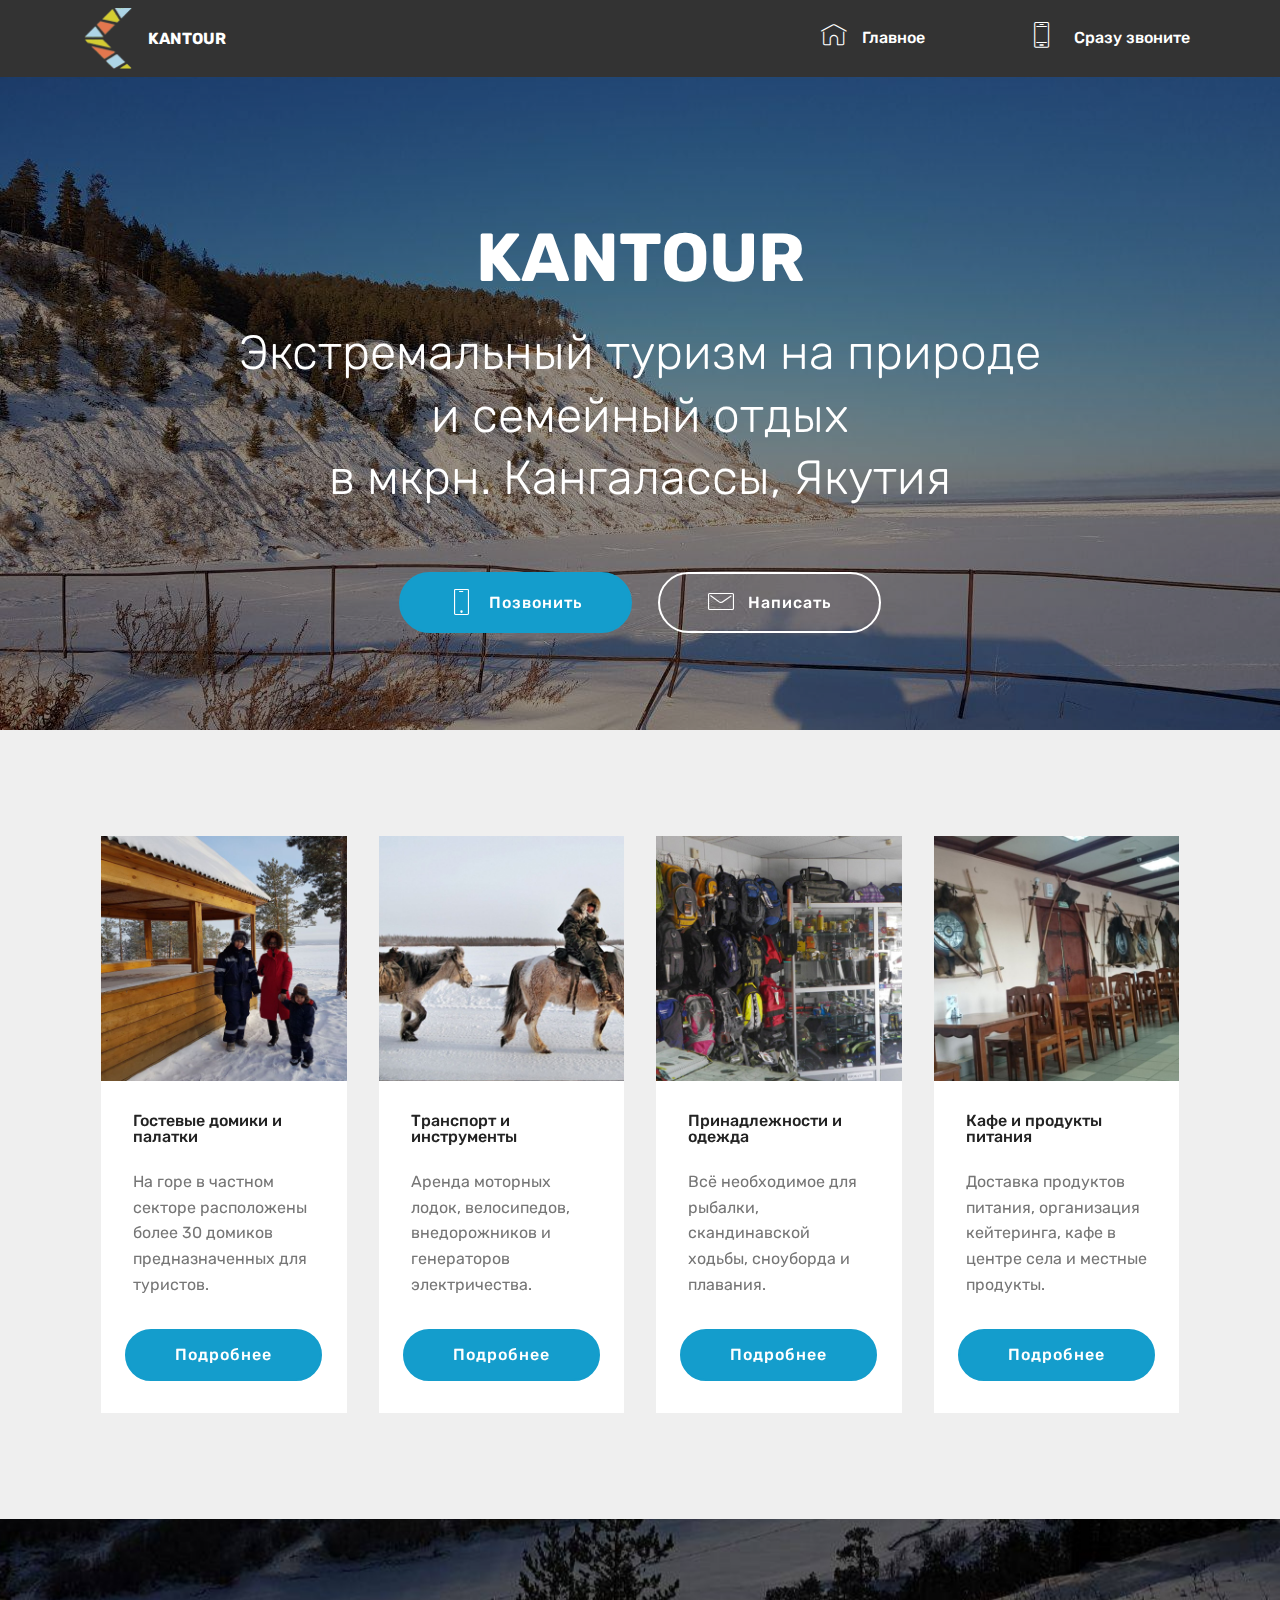
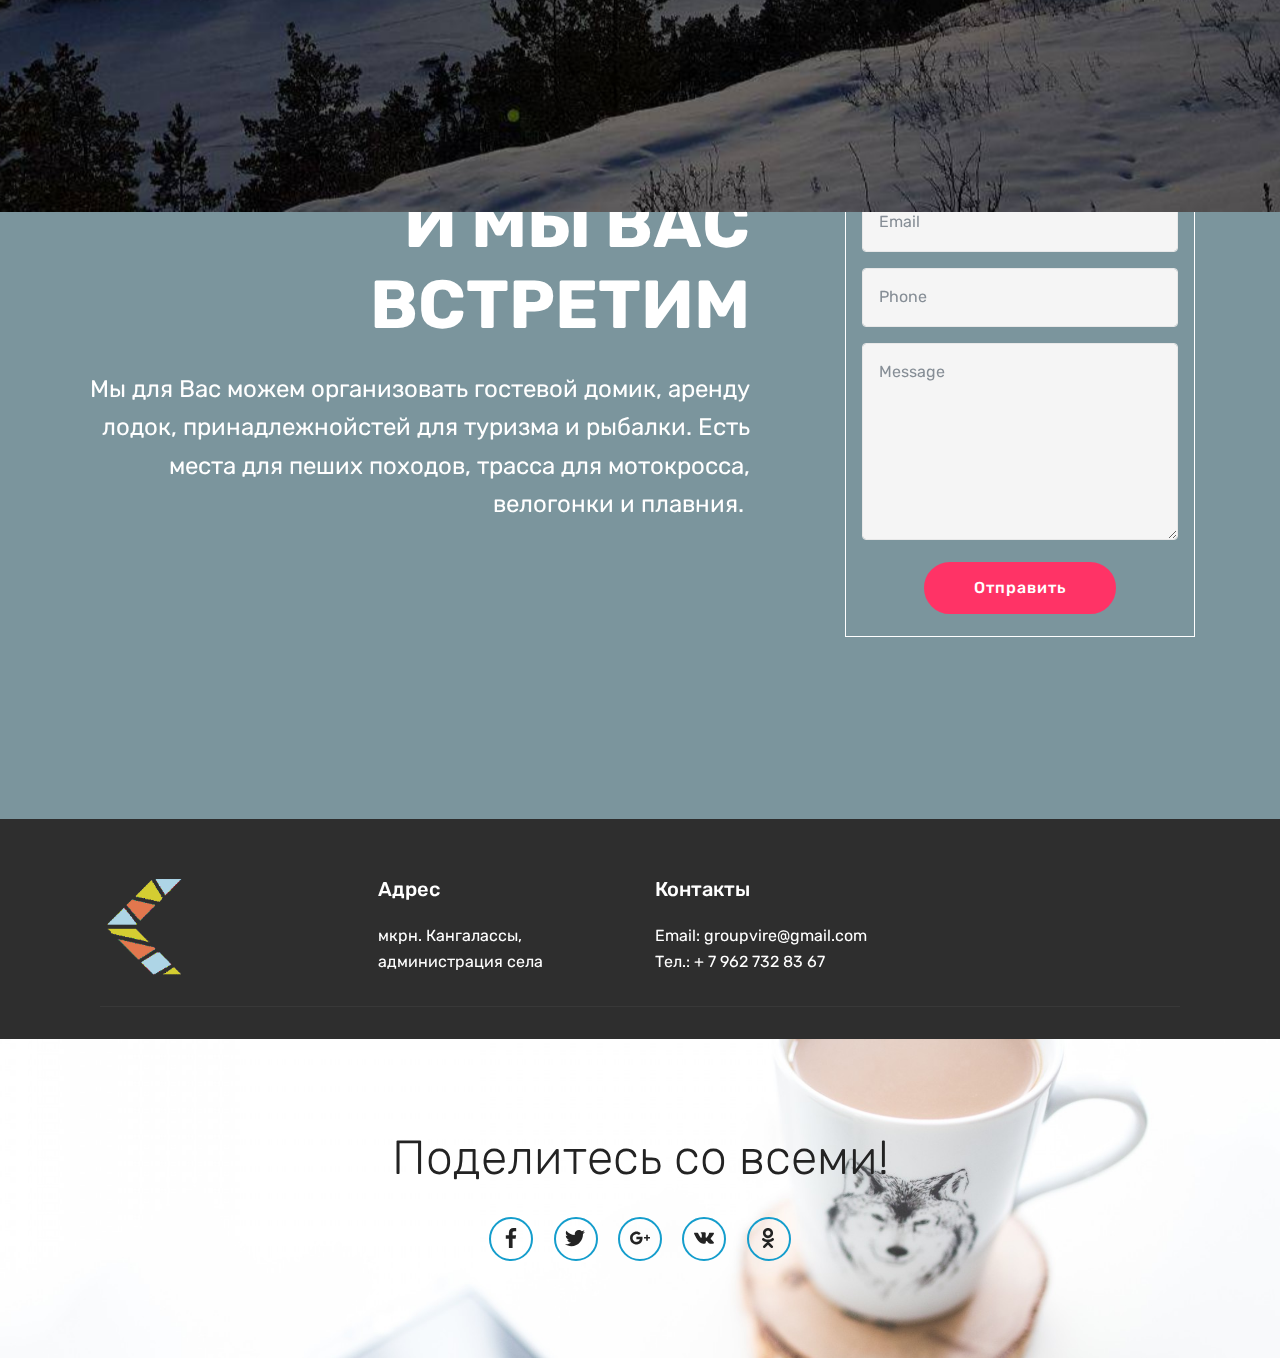
<file: index.html>
<!DOCTYPE html>
<html>
<head>
  <!-- Site made with Mobirise Website Builder v4.3.2, https://mobirise.com -->
  <meta charset="UTF-8">
  <meta http-equiv="X-UA-Compatible" content="IE=edge">
  <meta name="generator" content="Mobirise v4.3.2, mobirise.com">
  <meta name="viewport" content="width=device-width, initial-scale=1">
  <link rel="shortcut icon" href="assets/images/logo-kantour-128x141.png" type="image/x-icon">
  <meta name="description" content="">
  <title>Home</title>
  <link rel="stylesheet" href="assets/web/assets/mobirise-icons/mobirise-icons.css">
  <link rel="stylesheet" href="assets/tether/tether.min.css">
  <link rel="stylesheet" href="assets/bootstrap/css/bootstrap.min.css">
  <link rel="stylesheet" href="assets/bootstrap/css/bootstrap-grid.min.css">
  <link rel="stylesheet" href="assets/bootstrap/css/bootstrap-reboot.min.css">
  <link rel="stylesheet" href="assets/socicon/css/styles.css">
  <link rel="stylesheet" href="assets/dropdown/css/style.css">
  <link rel="stylesheet" href="assets/theme/css/style.css">
  <link rel="stylesheet" href="assets/mobirise/css/mbr-additional.css" type="text/css">
  
  
  
</head>
<body>
<section class="menu cid-qALNpewI4G" once="menu" id="menu1-b" data-rv-view="1511">

    

    <nav class="navbar navbar-expand beta-menu navbar-dropdown align-items-center navbar-fixed-top navbar-toggleable-sm">
        <button class="navbar-toggler navbar-toggler-right" type="button" data-toggle="collapse" data-target="#navbarSupportedContent" aria-controls="navbarSupportedContent" aria-expanded="false" aria-label="Toggle navigation">
            <div class="hamburger">
                <span></span>
                <span></span>
                <span></span>
                <span></span>
            </div>
        </button>
        <div class="menu-logo">
            <div class="navbar-brand">
                <span class="navbar-logo">
                    <a href="https://mobirise.com">
                         <img src="assets/images/logo-kantour-224x248.png" alt="Mobirise" title="" media-simple="true" style="height: 3.8rem;">
                    </a>
                </span>
                <span class="navbar-caption-wrap"><a class="navbar-caption text-white display-4" href="https://mobirise.com">KANTOUR</a></span>
            </div>
        </div>
        <div class="collapse navbar-collapse" id="navbarSupportedContent">
            <ul class="navbar-nav nav-dropdown nav-right" data-app-modern-menu="true"><li class="nav-item">
                    <a class="nav-link link text-white display-4" href="index.html">
                        <span class="mbri-home mbr-iconfont mbr-iconfont-btn"></span>&nbsp;Главное &nbsp; &nbsp; &nbsp; &nbsp; &nbsp; &nbsp; &nbsp; &nbsp; &nbsp; &nbsp;&nbsp;</a>
                </li>
                <li class="nav-item">
                    <a class="nav-link link text-white display-4" href="https://mobirise.com"><span class="mbri-mobile2 mbr-iconfont mbr-iconfont-btn"></span>
                        &nbsp;Сразу звоните</a>
                </li></ul>
            
        </div>
    </nav>
</section>

<section class="engine"><a href="https://mobirise.co/q">bootstrap carousel</a></section><section class="header1 cid-qAKX8FD9RC mbr-parallax-background" id="header1-1" data-rv-view="1513">

    

    <div class="mbr-overlay" style="opacity: 0.4; background-color: rgb(0, 0, 0);">
    </div>

    <div class="container">
        <div class="row justify-content-md-center">
            <div class="mbr-white col-md-10">
                <h1 class="mbr-section-title align-center mbr-bold pb-3 mbr-fonts-style display-1"><br>KANTOUR</h1>
                <h3 class="mbr-section-subtitle align-center mbr-light pb-3 mbr-fonts-style display-2">Экстремальный туризм на природе <br>и семейный отдых <br>в мкрн. Кангалассы, Якутия</h3>
                <p class="mbr-text align-center pb-3 mbr-fonts-style display-5"></p>
                <div class="mbr-section-btn align-center"><a class="btn btn-md btn-primary display-4" href="tel:+79241662079"><span class="mbri-mobile mbr-iconfont mbr-iconfont-btn"></span>
                        Позвонить</a>
                    <a class="btn btn-md btn-white-outline display-4" href="mailto:groupvire@gmail.com"><span class="mbri-letter mbr-iconfont mbr-iconfont-btn"></span>
                        Написать</a></div>
            </div>
        </div>
    </div>

</section>

<section class="features3 cid-qALSB5bXAk" id="features3-g" data-rv-view="1516">

    

    
    <div class="container">
        <div class="media-container-row">
            <div class="card p-3 col-12 col-md-6 col-lg-3">
                <div class="card-wrapper">
                    <div class="card-img">
                        <img src="assets/images/house-1024x1024.jpg" alt="Mobirise" title="" media-simple="true">
                    </div>
                    <div class="card-box">
                        <h4 class="card-title mbr-fonts-style display-7">
                            Гостевые домики и палатки</h4>
                        <p class="mbr-text mbr-fonts-style display-7">
                            На горе в частном секторе расположены более 30 домиков предназначенных для туристов.&nbsp;</p>
                    </div>
                    <div class="mbr-section-btn text-center"><a href="page1.html" class="btn btn-primary display-4">
                            Подробнее</a></div>
                </div>
            </div>

            <div class="card p-3 col-12 col-md-6 col-lg-3">
                <div class="card-wrapper">
                    <div class="card-img">
                        <img src="assets/images/loshadi-1024x1024.jpg" alt="Mobirise" title="" media-simple="true">
                    </div>
                    <div class="card-box">
                        <h4 class="card-title mbr-fonts-style display-7">Транспорт и инструменты</h4>
                        <p class="mbr-text mbr-fonts-style display-7">Аренда моторных лодок, велосипедов, внедорожников и генераторов электричества.</p>
                    </div>
                    <div class="mbr-section-btn text-center"><a href="page2.html" class="btn btn-primary display-4">
                            Подробнее</a></div>
                </div>
            </div>

            <div class="card p-3 col-12 col-md-6 col-lg-3">
                <div class="card-wrapper">
                    <div class="card-img">
                        <img src="assets/images/stick-1024x1024.jpg" alt="Mobirise" title="" media-simple="true">
                    </div>
                    <div class="card-box">
                        <h4 class="card-title mbr-fonts-style display-7">
                            Принадлежности и одежда</h4>
                        <p class="mbr-text mbr-fonts-style display-7">
                            Всё необходимое для рыбалки, скандинавской ходьбы, сноуборда и плавания.&nbsp;</p>
                    </div>
                    <div class="mbr-section-btn text-center"><a href="page3.html" class="btn btn-primary display-4">Подробнее</a></div>
                </div>
            </div>

            <div class="card p-3 col-12 col-md-6 col-lg-3">
                <div class="card-wrapper">
                    <div class="card-img">
                        <img src="assets/images/cafe-1024x1024.jpg" alt="Mobirise" title="" media-simple="true">
                    </div>
                    <div class="card-box">
                        <h4 class="card-title mbr-fonts-style display-7">Кафе и продукты питания</h4>
                        <p class="mbr-text mbr-fonts-style display-7">
                           Доставка продуктов питания, организация кейтеринга, кафе в центре села и местные продукты.&nbsp;</p>
                    </div>
                    <div class="mbr-section-btn text-center"><a href="page4.html" class="btn btn-primary display-4">
                            Подробнее</a></div>
                </div>
            </div>
        </div>
    </div>
</section>

<section class="cid-qALfIFwDZL mbr-fullscreen mbr-parallax-background" id="header15-3" data-rv-view="1519">

    

    <div class="mbr-overlay" style="opacity: 0.5; background-color: rgb(7, 59, 76);"></div>

    <div class="container align-right">
<div class="row">
    <div class="mbr-white col-lg-8 col-md-7 content-container">
        <h1 class="mbr-section-title mbr-bold pb-3 mbr-fonts-style display-1">ОСТАВЬТЕ ЗАЯВКУ И МЫ ВАС ВСТРЕТИМ</h1>
        <p class="mbr-text pb-3 mbr-fonts-style display-5">Мы для Вас можем организовать гостевой домик, аренду лодок, принадлежнойстей для туризма и рыбалки. Есть места для пеших походов, трасса для мотокросса, велогонки и плавния.&nbsp;</p>
    </div>
    <div class="col-lg-4 col-md-5">
    <div class="form-container">
        <div class="media-container-column" data-form-type="formoid">
            <div data-form-alert="" hidden="" class="align-center">Ожидайте ответа </div>
            <form class="mbr-form" action="https://mobirise.com/" method="post" data-form-title="Mobirise Form"><input type="hidden" data-form-email="true" value="jiCANy2MD5jbh2IMa6NNE/323IO8D6buesyWATG7wMIoDd/YfARv/GOR9FXgD3jwGSUSdfV/AhxPdLdrtoRFgh/QjwikftFS2U9JC3Koai7hRjmQtge5QAwNNoz1fBqc">
                <div data-for="name">
                    <div class="form-group">
                        <input type="text" class="form-control px-3" name="name" data-form-field="Name" placeholder="Name" required="" id="name-header15-3">
                    </div>
                </div>
                <div data-for="email">
                    <div class="form-group">
                        <input type="email" class="form-control px-3" name="email" data-form-field="Email" placeholder="Email" required="" id="email-header15-3">
                    </div>
                </div>
                <div data-for="phone">
                    <div class="form-group">
                        <input type="tel" class="form-control px-3" name="phone" data-form-field="Phone" placeholder="Phone" id="phone-header15-3">
                    </div>
                </div>
                <div class="form-group" data-for="message">
                    <textarea type="text" class="form-control px-3" name="message" rows="7" placeholder="Message" data-form-field="Message" id="message-header15-3"></textarea>
                </div>
                <span class="input-group-btn"><button href="" type="submit" class="btn btn-secondary btn-form display-4">Отправить</button></span>
            </form>
        </div>
    </div>
    </div>
</div>
    </div>
    
</section>

<section class="cid-qALLWF03SL" id="footer1-9" data-rv-view="1522">

    

    

    <div class="container">
        <div class="media-container-row content text-white">
            <div class="col-12 col-md-3">
                <div class="media-wrap">
                    <a href="https://mobirise.com/">
                        <img src="assets/images/logo-kantour-128x141.png" alt="Mobirise" title="" media-simple="true">
                    </a>
                </div>
            </div>
            <div class="col-12 col-md-3 mbr-fonts-style display-7">
                <h5 class="pb-3">
                    Адрес</h5>
                <p class="mbr-text">мкрн. Кангалассы, администрация села</p>
            </div>
            <div class="col-12 col-md-3 mbr-fonts-style display-7">
                <h5 class="pb-3">
                    Контакты</h5>
                <p class="mbr-text">
                    Email: groupvire@gmail.com
                    <br>Тел.: + 7 962 732 83 67&nbsp;<br></p>
            </div>
            <div class="col-12 col-md-3 mbr-fonts-style display-7">
                <h5 class="pb-3"></h5>
                <p class="mbr-text"><br><br></p>
            </div>
        </div>
        <div class="footer-lower">
            <div class="media-container-row">
                <div class="col-sm-12">
                    <hr>
                </div>
            </div>
            <div class="media-container-row mbr-white">
                <div class="col-sm-6 copyright">
                    <p class="mbr-text mbr-fonts-style display-7"></p>
                </div>
                <div class="col-md-6">
                    
                </div>
            </div>
        </div>
    </div>
</section>

<section class="cid-qALLRyO5O1" id="social-buttons1-8" data-rv-view="1525">
    
    

    

    <div class="container">
        <div class="media-container-row">
            <div class="col-md-8 align-center">
                <h2 class="pb-3 mbr-section-title mbr-fonts-style display-2">
                    Поделитесь со всеми!</h2>
                <div>
                    <div class="mbr-social-likes" data-counters="false">
                        <span class="btn btn-social facebook mx-2" title="Share link on Facebook">
                            <i class="socicon socicon-facebook"></i>
                        </span>
                        <span class="btn btn-social twitter mx-2" title="Share link on Twitter">
                            <i class="socicon socicon-twitter"></i>
                        </span>
                        <span class="btn btn-social plusone mx-2" title="Share link on Google+">
                            <i class="socicon socicon-googleplus"></i>
                        </span>
                        <span class="btn btn-social vkontakte mx-2" title="Share link on VKontakte">
                            <i class="socicon socicon-vkontakte"></i>
                        </span>
                        <span class="btn btn-social odnoklassniki mx-2" title="Share link on Odnoklassniki">
                            <i class="socicon socicon-odnoklassniki"></i>
                        </span>
                    </div>
                </div>
            </div>
        </div>
    </div>
</section>


  <script src="assets/web/assets/jquery/jquery.min.js"></script>
  <script src="assets/popper/popper.min.js"></script>
  <script src="assets/tether/tether.min.js"></script>
  <script src="assets/bootstrap/js/bootstrap.min.js"></script>
  <script src="assets/smooth-scroll/smooth-scroll.js"></script>
  <script src="assets/touch-swipe/jquery.touch-swipe.min.js"></script>
  <script src="assets/jarallax/jarallax.min.js"></script>
  <script src="assets/social-likes/social-likes.js"></script>
  <script src="assets/dropdown/js/script.min.js"></script>
  <script src="assets/theme/js/script.js"></script>
  <script src="assets/formoid/formoid.min.js"></script>
  
  
</body>
</html>
</file>
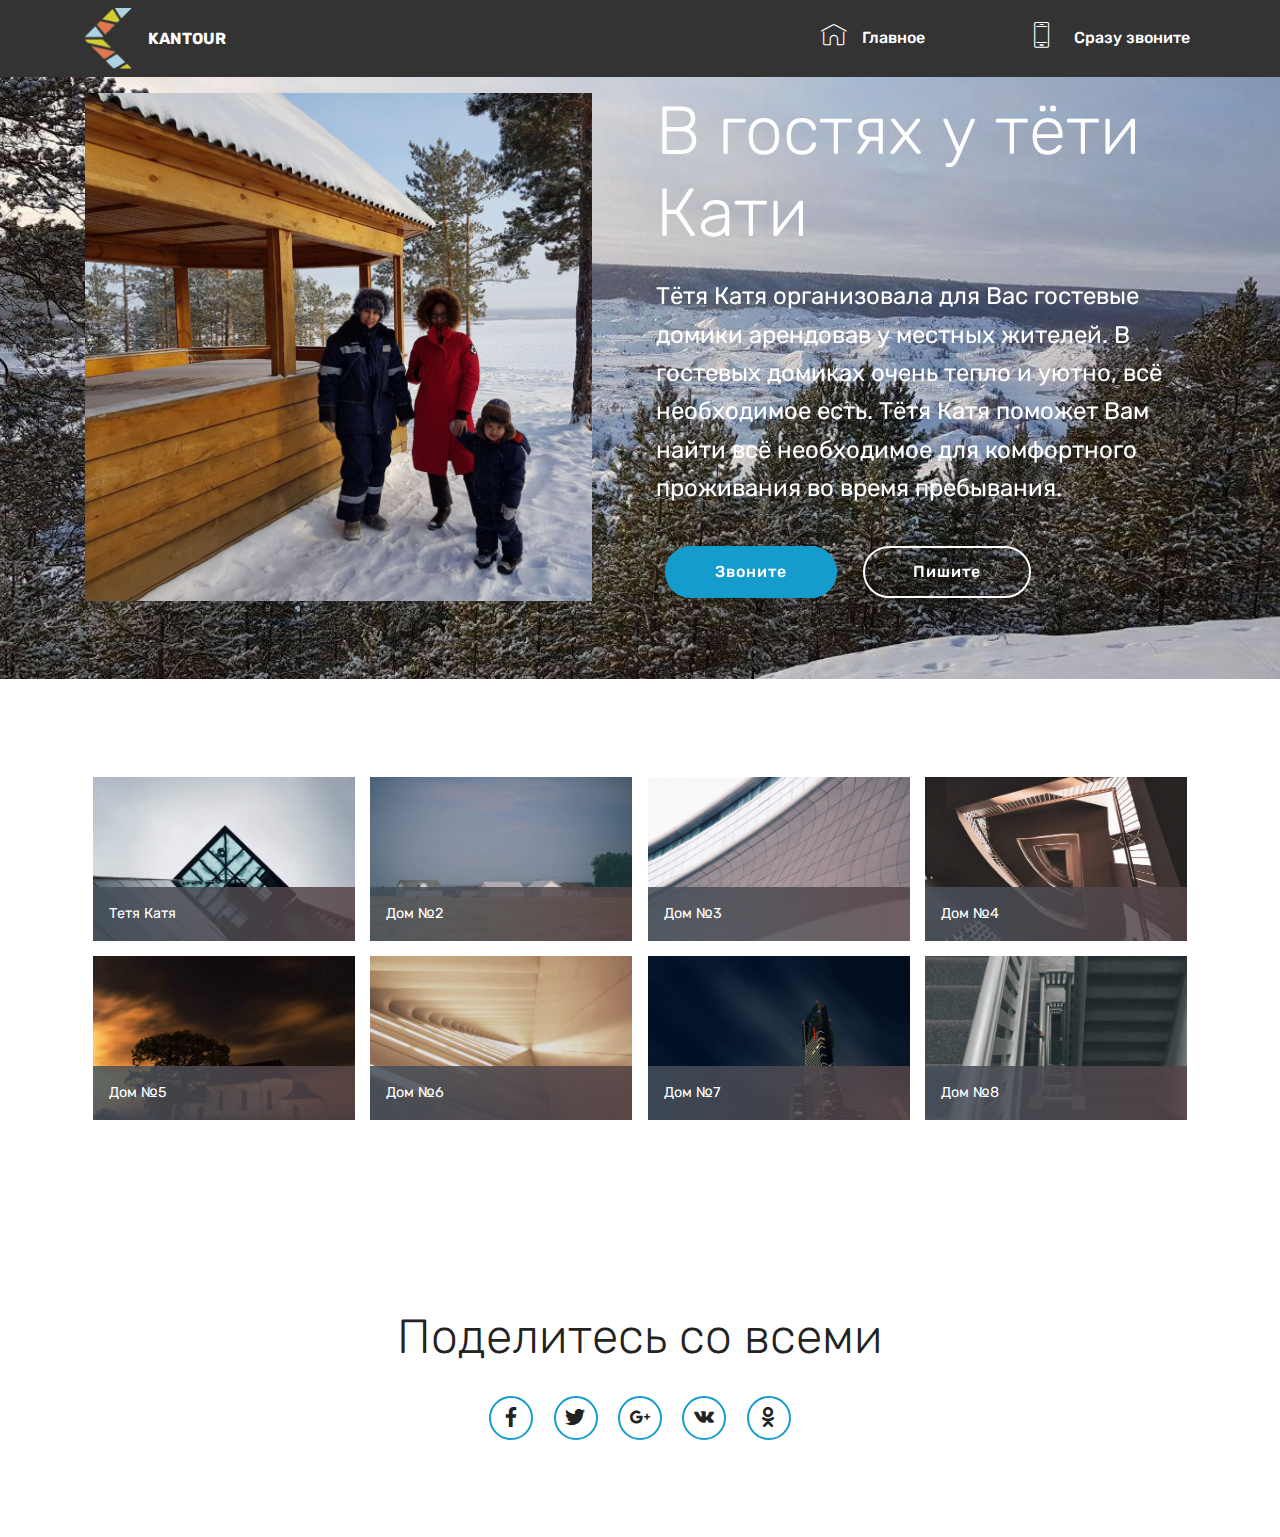
<file: page1.html>
<!DOCTYPE html>
<html>
<head>
  <!-- Site made with Mobirise Website Builder v4.3.2, https://mobirise.com -->
  <meta charset="UTF-8">
  <meta http-equiv="X-UA-Compatible" content="IE=edge">
  <meta name="generator" content="Mobirise v4.3.2, mobirise.com">
  <meta name="viewport" content="width=device-width, initial-scale=1">
  <link rel="shortcut icon" href="assets/images/logo-kantour-128x141.png" type="image/x-icon">
  <meta name="description" content="Website Creator Description">
  <title>Гостевые домики</title>
  <link rel="stylesheet" href="assets/web/assets/mobirise-icons/mobirise-icons.css">
  <link rel="stylesheet" href="assets/tether/tether.min.css">
  <link rel="stylesheet" href="assets/bootstrap/css/bootstrap.min.css">
  <link rel="stylesheet" href="assets/bootstrap/css/bootstrap-grid.min.css">
  <link rel="stylesheet" href="assets/bootstrap/css/bootstrap-reboot.min.css">
  <link rel="stylesheet" href="assets/dropdown/css/style.css">
  <link rel="stylesheet" href="assets/socicon/css/styles.css">
  <link rel="stylesheet" href="assets/theme/css/style.css">
  <link rel="stylesheet" href="assets/mobirise-gallery/style.css">
  <link rel="stylesheet" href="assets/mobirise/css/mbr-additional.css" type="text/css">
  
  
  
</head>
<body>
<section class="menu cid-qALNpewI4G" once="menu" id="menu1-c" data-rv-view="1528">

    

    <nav class="navbar navbar-expand beta-menu navbar-dropdown align-items-center navbar-fixed-top navbar-toggleable-sm">
        <button class="navbar-toggler navbar-toggler-right" type="button" data-toggle="collapse" data-target="#navbarSupportedContent" aria-controls="navbarSupportedContent" aria-expanded="false" aria-label="Toggle navigation">
            <div class="hamburger">
                <span></span>
                <span></span>
                <span></span>
                <span></span>
            </div>
        </button>
        <div class="menu-logo">
            <div class="navbar-brand">
                <span class="navbar-logo">
                    <a href="https://mobirise.com">
                         <img src="assets/images/logo-kantour-224x248.png" alt="Mobirise" title="" media-simple="true" style="height: 3.8rem;">
                    </a>
                </span>
                <span class="navbar-caption-wrap"><a class="navbar-caption text-white display-4" href="https://mobirise.com">KANTOUR</a></span>
            </div>
        </div>
        <div class="collapse navbar-collapse" id="navbarSupportedContent">
            <ul class="navbar-nav nav-dropdown nav-right" data-app-modern-menu="true"><li class="nav-item">
                    <a class="nav-link link text-white display-4" href="index.html">
                        <span class="mbri-home mbr-iconfont mbr-iconfont-btn"></span>&nbsp;Главное &nbsp; &nbsp; &nbsp; &nbsp; &nbsp; &nbsp; &nbsp; &nbsp; &nbsp; &nbsp;&nbsp;</a>
                </li>
                <li class="nav-item">
                    <a class="nav-link link text-white display-4" href="https://mobirise.com"><span class="mbri-mobile2 mbr-iconfont mbr-iconfont-btn"></span>
                        &nbsp;Сразу звоните</a>
                </li></ul>
            
        </div>
    </nav>
</section>

<section class="engine"><a href="https://mobirise.co/a">free web site builder</a></section><section class="header3 cid-qAM0eMVjaA mbr-parallax-background" id="header3-v" data-rv-view="1530">

    

    

    <div class="container">
        <div class="media-container-row">
            <div class="mbr-figure" style="width: 100%;">
                <img src="assets/images/house-1024x1024.jpg" alt="Mobirise" title="" media-simple="true">
            </div>

            <div class="media-content">
                <h1 class="mbr-section-title mbr-white pb-3 mbr-fonts-style display-1">
                    В гостях у тёти Кати</h1>
                
                <div class="mbr-section-text mbr-white pb-3 ">
                    <p class="mbr-text mbr-fonts-style display-5">
                        Тётя Катя организовала для Вас гостевые домики арендовав у местных жителей. В гостевых домиках очень тепло и уютно, всё необходимое есть. Тётя Катя поможет Вам найти всё необходимое для комфортного проживания во время пребывания.</p>
                </div>
                <div class="mbr-section-btn"><a class="btn btn-md btn-primary display-4" href="tel:+79241662079">Звоните</a>
                    <a class="btn btn-md btn-white-outline display-4" href="index.html#header15-3">Пишите</a></div>
            </div>
        </div>
    </div>

</section>

<section class="mbr-gallery mbr-slider-carousel cid-qALPmhRtmq" id="gallery1-d" data-rv-view="1533">

    

    <div class="container">
        <div><!-- Filter --><!-- Gallery --><div class="mbr-gallery-row"><div class="mbr-gallery-layout-default"><div><div><div class="mbr-gallery-item mbr-gallery-item--p1" data-video-url="false" data-tags="Awesome"><div href="#lb-gallery1-d" data-slide-to="0" data-toggle="modal"><img src="assets/images/gallery00.jpg" alt=""><span class="icon-focus"></span><span class="mbr-gallery-title mbr-fonts-style display-7">Тетя Катя</span></div></div><div class="mbr-gallery-item mbr-gallery-item--p1" data-video-url="false" data-tags="Responsive"><div href="#lb-gallery1-d" data-slide-to="1" data-toggle="modal"><img src="assets/images/gallery01.jpg" alt=""><span class="icon-focus"></span><span class="mbr-gallery-title mbr-fonts-style display-7">Дом №2</span></div></div><div class="mbr-gallery-item mbr-gallery-item--p1" data-video-url="false" data-tags="Creative"><div href="#lb-gallery1-d" data-slide-to="2" data-toggle="modal"><img src="assets/images/gallery02.jpg" alt=""><span class="icon-focus"></span><span class="mbr-gallery-title mbr-fonts-style display-7">Дом №3</span></div></div><div class="mbr-gallery-item mbr-gallery-item--p1" data-video-url="false" data-tags="Animated"><div href="#lb-gallery1-d" data-slide-to="3" data-toggle="modal"><img src="assets/images/gallery03.jpg" alt=""><span class="icon-focus"></span><span class="mbr-gallery-title mbr-fonts-style display-7">Дом №4</span></div></div><div class="mbr-gallery-item mbr-gallery-item--p1" data-video-url="false" data-tags="Awesome"><div href="#lb-gallery1-d" data-slide-to="4" data-toggle="modal"><img src="assets/images/gallery04.jpg" alt=""><span class="icon-focus"></span><span class="mbr-gallery-title mbr-fonts-style display-7">Дом №5</span></div></div><div class="mbr-gallery-item mbr-gallery-item--p1" data-video-url="false" data-tags="Awesome"><div href="#lb-gallery1-d" data-slide-to="5" data-toggle="modal"><img src="assets/images/gallery05.jpg" alt=""><span class="icon-focus"></span><span class="mbr-gallery-title mbr-fonts-style display-7">Дом №6</span></div></div><div class="mbr-gallery-item mbr-gallery-item--p1" data-video-url="false" data-tags="Responsive"><div href="#lb-gallery1-d" data-slide-to="6" data-toggle="modal"><img src="assets/images/gallery06.jpg" alt=""><span class="icon-focus"></span><span class="mbr-gallery-title mbr-fonts-style display-7">Дом №7</span></div></div><div class="mbr-gallery-item mbr-gallery-item--p1" data-video-url="false" data-tags="Animated"><div href="#lb-gallery1-d" data-slide-to="7" data-toggle="modal"><img src="assets/images/gallery07.jpg" alt=""><span class="icon-focus"></span><span class="mbr-gallery-title mbr-fonts-style display-7">Дом №8</span></div></div></div></div><div class="clearfix"></div></div></div><!-- Lightbox --><div data-app-prevent-settings="" class="mbr-slider modal fade carousel slide" tabindex="-1" data-keyboard="true" data-interval="false" id="lb-gallery1-d"><div class="modal-dialog"><div class="modal-content"><div class="modal-body"><div class="carousel-inner"><div class="carousel-item active"><img src="assets/images/gallery00.jpg" alt=""></div><div class="carousel-item"><img src="assets/images/gallery01.jpg" alt=""></div><div class="carousel-item"><img src="assets/images/gallery02.jpg" alt=""></div><div class="carousel-item"><img src="assets/images/gallery03.jpg" alt=""></div><div class="carousel-item"><img src="assets/images/gallery04.jpg" alt=""></div><div class="carousel-item"><img src="assets/images/gallery05.jpg" alt=""></div><div class="carousel-item"><img src="assets/images/gallery06.jpg" alt=""></div><div class="carousel-item"><img src="assets/images/gallery07.jpg" alt=""></div></div><a class="carousel-control carousel-control-prev" role="button" data-slide="prev" href="#lb-gallery1-d"><span class="mbri-left mbr-iconfont" aria-hidden="true"></span><span class="sr-only">Previous</span></a><a class="carousel-control carousel-control-next" role="button" data-slide="next" href="#lb-gallery1-d"><span class="mbri-right mbr-iconfont" aria-hidden="true"></span><span class="sr-only">Next</span></a><a class="close" href="#" role="button" data-dismiss="modal"><span class="sr-only">Close</span></a></div></div></div></div></div>
    </div>

</section>

<section class="cid-qALWtvmNJq" id="social-buttons1-k" data-rv-view="1568">
    
    

    

    <div class="container">
        <div class="media-container-row">
            <div class="col-md-8 align-center">
                <h2 class="pb-3 mbr-section-title mbr-fonts-style display-2">
                    Поделитесь со всеми</h2>
                <div>
                    <div class="mbr-social-likes" data-counters="false">
                        <span class="btn btn-social facebook mx-2" title="Share link on Facebook">
                            <i class="socicon socicon-facebook"></i>
                        </span>
                        <span class="btn btn-social twitter mx-2" title="Share link on Twitter">
                            <i class="socicon socicon-twitter"></i>
                        </span>
                        <span class="btn btn-social plusone mx-2" title="Share link on Google+">
                            <i class="socicon socicon-googleplus"></i>
                        </span>
                        <span class="btn btn-social vkontakte mx-2" title="Share link on VKontakte">
                            <i class="socicon socicon-vkontakte"></i>
                        </span>
                        <span class="btn btn-social odnoklassniki mx-2" title="Share link on Odnoklassniki">
                            <i class="socicon socicon-odnoklassniki"></i>
                        </span>
                    </div>
                </div>
            </div>
        </div>
    </div>
</section>


  <script src="assets/web/assets/jquery/jquery.min.js"></script>
  <script src="assets/popper/popper.min.js"></script>
  <script src="assets/tether/tether.min.js"></script>
  <script src="assets/bootstrap/js/bootstrap.min.js"></script>
  <script src="assets/smooth-scroll/smooth-scroll.js"></script>
  <script src="assets/dropdown/js/script.min.js"></script>
  <script src="assets/touch-swipe/jquery.touch-swipe.min.js"></script>
  <script src="assets/masonry/masonry.pkgd.min.js"></script>
  <script src="assets/imagesloaded/imagesloaded.pkgd.min.js"></script>
  <script src="assets/bootstrap-carousel-swipe/bootstrap-carousel-swipe.js"></script>
  <script src="assets/social-likes/social-likes.js"></script>
  <script src="assets/jquery-mb-vimeo_player/jquery.mb.vimeo_player.js"></script>
  <script src="assets/jarallax/jarallax.min.js"></script>
  <script src="assets/theme/js/script.js"></script>
  <script src="assets/mobirise-slider-video/script.js"></script>
  <script src="assets/mobirise-gallery/player.min.js"></script>
  <script src="assets/mobirise-gallery/script.js"></script>
  
  
</body>
</html>
</file>
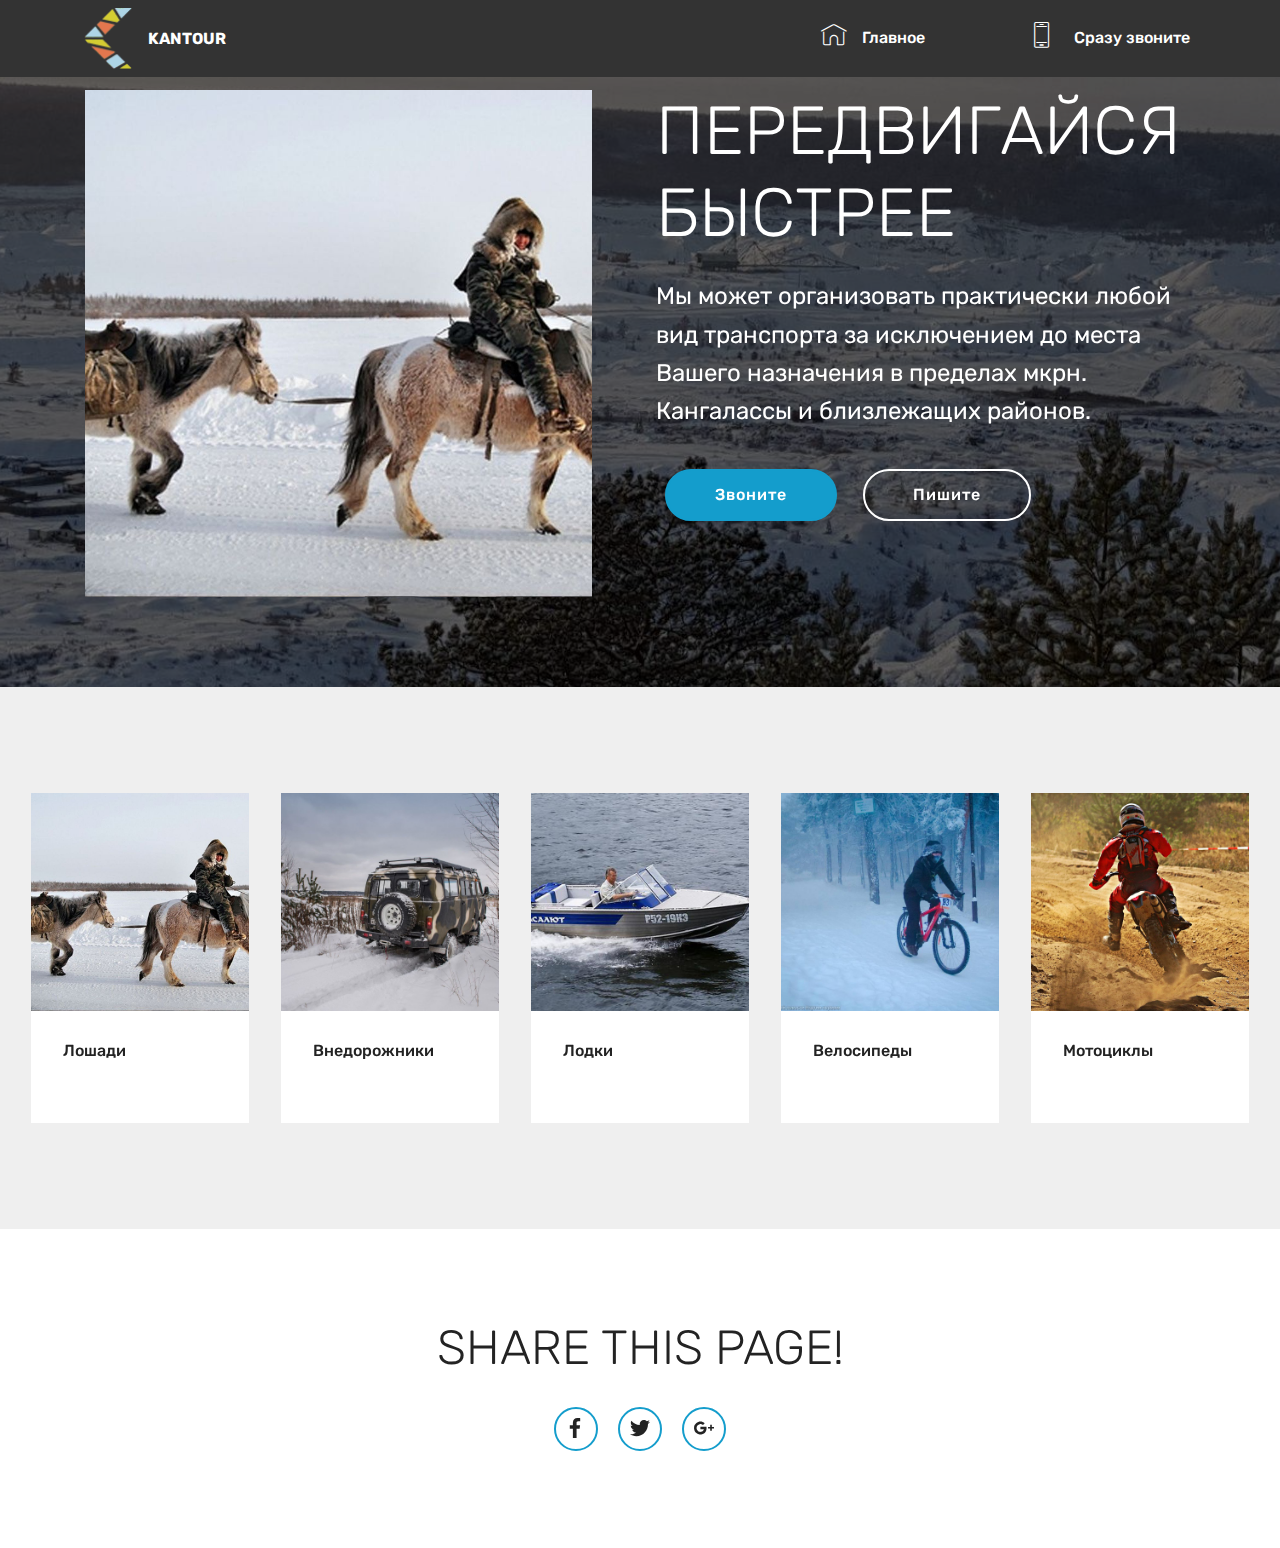
<file: page2.html>
<!DOCTYPE html>
<html>
<head>
  <!-- Site made with Mobirise Website Builder v4.3.2, https://mobirise.com -->
  <meta charset="UTF-8">
  <meta http-equiv="X-UA-Compatible" content="IE=edge">
  <meta name="generator" content="Mobirise v4.3.2, mobirise.com">
  <meta name="viewport" content="width=device-width, initial-scale=1">
  <link rel="shortcut icon" href="assets/images/logo-kantour-128x141.png" type="image/x-icon">
  <meta name="description" content="Web Maker Description">
  <title>Транспорт</title>
  <link rel="stylesheet" href="assets/web/assets/mobirise-icons/mobirise-icons.css">
  <link rel="stylesheet" href="assets/tether/tether.min.css">
  <link rel="stylesheet" href="assets/bootstrap/css/bootstrap.min.css">
  <link rel="stylesheet" href="assets/bootstrap/css/bootstrap-grid.min.css">
  <link rel="stylesheet" href="assets/bootstrap/css/bootstrap-reboot.min.css">
  <link rel="stylesheet" href="assets/socicon/css/styles.css">
  <link rel="stylesheet" href="assets/dropdown/css/style.css">
  <link rel="stylesheet" href="assets/theme/css/style.css">
  <link rel="stylesheet" href="assets/mobirise/css/mbr-additional.css" type="text/css">
  
  
  
</head>
<body>
<section class="menu cid-qALNpewI4G" once="menu" id="menu1-h" data-rv-view="1571">

    

    <nav class="navbar navbar-expand beta-menu navbar-dropdown align-items-center navbar-fixed-top navbar-toggleable-sm">
        <button class="navbar-toggler navbar-toggler-right" type="button" data-toggle="collapse" data-target="#navbarSupportedContent" aria-controls="navbarSupportedContent" aria-expanded="false" aria-label="Toggle navigation">
            <div class="hamburger">
                <span></span>
                <span></span>
                <span></span>
                <span></span>
            </div>
        </button>
        <div class="menu-logo">
            <div class="navbar-brand">
                <span class="navbar-logo">
                    <a href="https://mobirise.com">
                         <img src="assets/images/logo-kantour-224x248.png" alt="Mobirise" title="" media-simple="true" style="height: 3.8rem;">
                    </a>
                </span>
                <span class="navbar-caption-wrap"><a class="navbar-caption text-white display-4" href="https://mobirise.com">KANTOUR</a></span>
            </div>
        </div>
        <div class="collapse navbar-collapse" id="navbarSupportedContent">
            <ul class="navbar-nav nav-dropdown nav-right" data-app-modern-menu="true"><li class="nav-item">
                    <a class="nav-link link text-white display-4" href="index.html">
                        <span class="mbri-home mbr-iconfont mbr-iconfont-btn"></span>&nbsp;Главное &nbsp; &nbsp; &nbsp; &nbsp; &nbsp; &nbsp; &nbsp; &nbsp; &nbsp; &nbsp;&nbsp;</a>
                </li>
                <li class="nav-item">
                    <a class="nav-link link text-white display-4" href="https://mobirise.com"><span class="mbri-mobile2 mbr-iconfont mbr-iconfont-btn"></span>
                        &nbsp;Сразу звоните</a>
                </li></ul>
            
        </div>
    </nav>
</section>

<section class="engine"><a href="https://mobirise.co/o">bootstrap buttons</a></section><section class="header3 cid-qALYht6VoA mbr-parallax-background" id="header3-p" data-rv-view="1573">

    

    <div class="mbr-overlay" style="opacity: 0.6; background-color: rgb(0, 0, 0);">
    </div>

    <div class="container">
        <div class="media-container-row">
            <div class="mbr-figure" style="width: 100%;">
                <img src="assets/images/loshadi-1024x1024-800x800.jpg" alt="Mobirise" title="" media-simple="true">
            </div>

            <div class="media-content">
                <h1 class="mbr-section-title mbr-white pb-3 mbr-fonts-style display-1">ПЕРЕДВИГАЙСЯ БЫСТРЕЕ</h1>
                
                <div class="mbr-section-text mbr-white pb-3 ">
                    <p class="mbr-text mbr-fonts-style display-5">Мы может организовать практически любой вид транспорта за исключением до места Вашего назначения в пределах мкрн. Кангалассы и близлежащих районов.&nbsp;</p>
                </div>
                <div class="mbr-section-btn"><a class="btn btn-md btn-primary display-4" href="tel:+79241662079">Звоните</a>
                    <a class="btn btn-md btn-white-outline display-4" href="index.html#header15-3">Пишите</a></div>
            </div>
        </div>
    </div>

</section>

<section class="features3 cid-qALY6JfUxd" id="features17-o" data-rv-view="1576">
    
    

    
    <div class="container-fluid">
        <div class="media-container-row">
            <div class="card p-3 col-12 col-md-6 my-col">
                <div class="card-wrapper">
                    <div class="card-img">
                        <img src="assets/images/loshadi-1024x1024-800x800.jpg" alt="Mobirise" title="" media-simple="true">
                    </div>
                    <div class="card-box">
                        <h4 class="card-title pb-3 mbr-fonts-style display-7">
                            Лошади</h4>
                        <p class="mbr-text mbr-fonts-style display-7"></p>
                    </div>
                </div>
            </div>

            <div class="card p-3 col-12 col-md-6 my-col">
                <div class="card-wrapper">
                    <div class="card-img">
                        <img src="assets/images/car-1024x1024.jpg" alt="Mobirise" title="" media-simple="true">
                    </div>
                    <div class="card-box">
                        <h4 class="card-title pb-3 mbr-fonts-style display-7">
                            Внедорожники</h4>
                        <p class="mbr-text mbr-fonts-style display-7"></p>
                    </div>
                </div>
            </div>

            <div class="card p-3 col-12 col-md-6 my-col">
                <div class="card-wrapper">
                    <div class="card-img">
                        <img src="assets/images/seatransport-1024x1024.jpg" alt="Mobirise" title="" media-simple="true">
                    </div>
                    <div class="card-box">
                        <h4 class="card-title pb-3 mbr-fonts-style display-7">
                            Лодки</h4>
                        <p class="mbr-text mbr-fonts-style display-7"></p>
                    </div>
                </div>
            </div>

            <div class="card p-3 col-12 col-md-6 my-col">
                <div class="card-wrapper">
                    <div class="card-img">
                        <img src="assets/images/circlor-1024x1024.jpg" alt="Mobirise" title="" media-simple="true">
                    </div>
                    <div class="card-box">
                        <h4 class="card-title pb-3 mbr-fonts-style display-7">
                            Велосипеды</h4>
                        <p class="mbr-text mbr-fonts-style display-7"></p>
                    </div>
                </div>
            </div>
            <div class="card p-3 col-12 col-md-6 my-col">
                <div class="card-wrapper">
                    <div class="card-img">
                        <img src="assets/images/moto-1024x1024.jpg" alt="Mobirise" title="" media-simple="true">
                    </div>
                    <div class="card-box">
                        <h4 class="card-title pb-3 mbr-fonts-style display-7">Мотоциклы</h4>
                        <p class="mbr-text mbr-fonts-style display-7"></p>
                    </div>
                </div>
            </div>
            
        </div>
    </div>
</section>

<section class="cid-qALWGndKVn" id="social-buttons1-l" data-rv-view="1579">
    
    

    

    <div class="container">
        <div class="media-container-row">
            <div class="col-md-8 align-center">
                <h2 class="pb-3 mbr-section-title mbr-fonts-style display-2">
                    SHARE THIS PAGE!
                </h2>
                <div>
                    <div class="mbr-social-likes" data-counters="false">
                        <span class="btn btn-social facebook mx-2" title="Share link on Facebook">
                            <i class="socicon socicon-facebook"></i>
                        </span>
                        <span class="btn btn-social twitter mx-2" title="Share link on Twitter">
                            <i class="socicon socicon-twitter"></i>
                        </span>
                        <span class="btn btn-social plusone mx-2" title="Share link on Google+">
                            <i class="socicon socicon-googleplus"></i>
                        </span>
                        
                        
                    </div>
                </div>
            </div>
        </div>
    </div>
</section>


  <script src="assets/web/assets/jquery/jquery.min.js"></script>
  <script src="assets/popper/popper.min.js"></script>
  <script src="assets/tether/tether.min.js"></script>
  <script src="assets/bootstrap/js/bootstrap.min.js"></script>
  <script src="assets/smooth-scroll/smooth-scroll.js"></script>
  <script src="assets/touch-swipe/jquery.touch-swipe.min.js"></script>
  <script src="assets/jarallax/jarallax.min.js"></script>
  <script src="assets/social-likes/social-likes.js"></script>
  <script src="assets/dropdown/js/script.min.js"></script>
  <script src="assets/theme/js/script.js"></script>
  
  
</body>
</html>
</file>
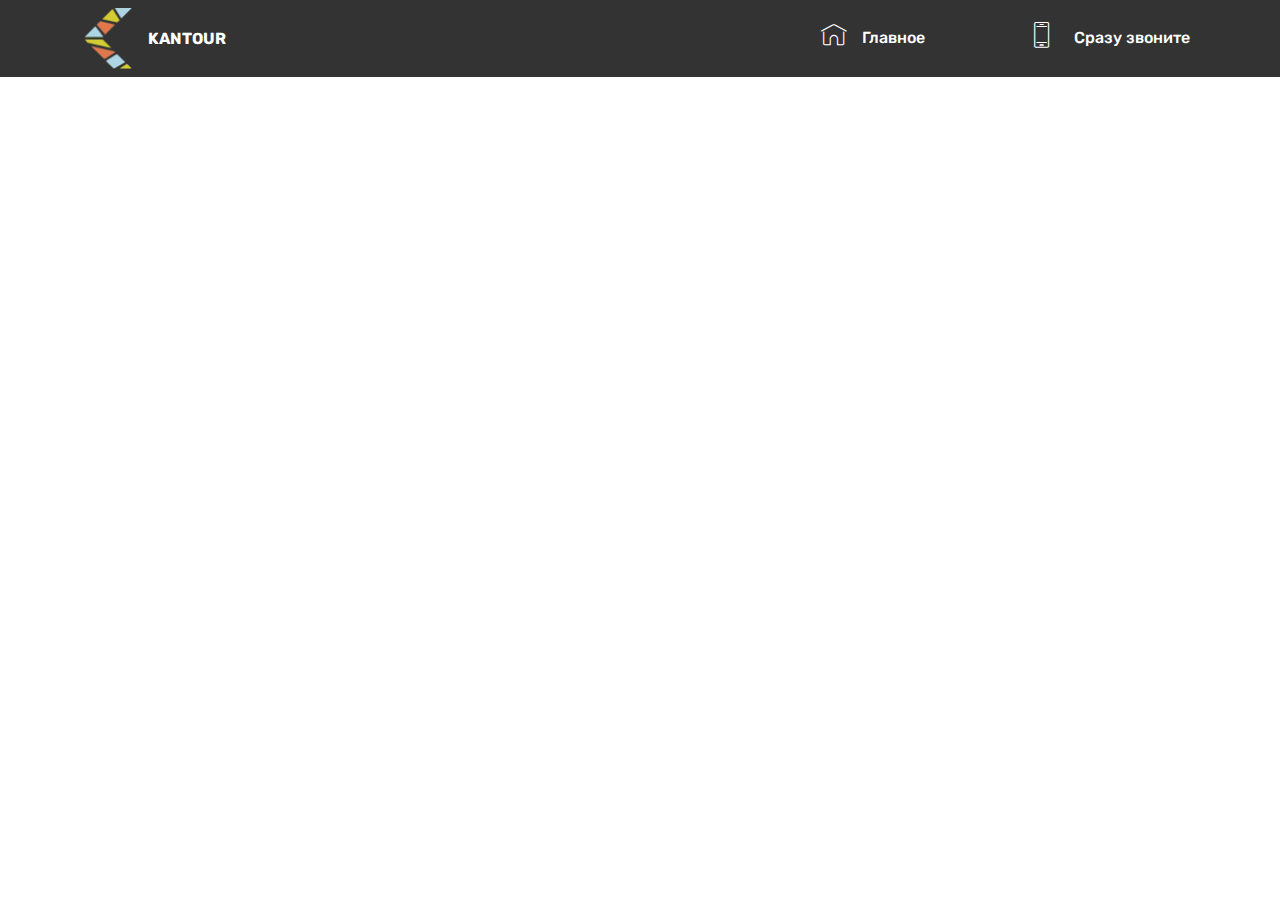
<file: page3.html>
<!DOCTYPE html>
<html>
<head>
  <!-- Site made with Mobirise Website Builder v4.3.2, https://mobirise.com -->
  <meta charset="UTF-8">
  <meta http-equiv="X-UA-Compatible" content="IE=edge">
  <meta name="generator" content="Mobirise v4.3.2, mobirise.com">
  <meta name="viewport" content="width=device-width, initial-scale=1">
  <link rel="shortcut icon" href="assets/images/logo-kantour-128x141.png" type="image/x-icon">
  <meta name="description" content="Website Generator Description">
  <title>Принадлежности</title>
  <link rel="stylesheet" href="assets/web/assets/mobirise-icons/mobirise-icons.css">
  <link rel="stylesheet" href="assets/tether/tether.min.css">
  <link rel="stylesheet" href="assets/bootstrap/css/bootstrap.min.css">
  <link rel="stylesheet" href="assets/bootstrap/css/bootstrap-grid.min.css">
  <link rel="stylesheet" href="assets/bootstrap/css/bootstrap-reboot.min.css">
  <link rel="stylesheet" href="assets/dropdown/css/style.css">
  <link rel="stylesheet" href="assets/theme/css/style.css">
  <link rel="stylesheet" href="assets/mobirise/css/mbr-additional.css" type="text/css">
  
  
  
</head>
<body>
<section class="menu cid-qALNpewI4G" once="menu" id="menu1-i" data-rv-view="1582">

    

    <nav class="navbar navbar-expand beta-menu navbar-dropdown align-items-center navbar-fixed-top navbar-toggleable-sm">
        <button class="navbar-toggler navbar-toggler-right" type="button" data-toggle="collapse" data-target="#navbarSupportedContent" aria-controls="navbarSupportedContent" aria-expanded="false" aria-label="Toggle navigation">
            <div class="hamburger">
                <span></span>
                <span></span>
                <span></span>
                <span></span>
            </div>
        </button>
        <div class="menu-logo">
            <div class="navbar-brand">
                <span class="navbar-logo">
                    <a href="https://mobirise.com">
                         <img src="assets/images/logo-kantour-224x248.png" alt="Mobirise" title="" media-simple="true" style="height: 3.8rem;">
                    </a>
                </span>
                <span class="navbar-caption-wrap"><a class="navbar-caption text-white display-4" href="https://mobirise.com">KANTOUR</a></span>
            </div>
        </div>
        <div class="collapse navbar-collapse" id="navbarSupportedContent">
            <ul class="navbar-nav nav-dropdown nav-right" data-app-modern-menu="true"><li class="nav-item">
                    <a class="nav-link link text-white display-4" href="index.html">
                        <span class="mbri-home mbr-iconfont mbr-iconfont-btn"></span>&nbsp;Главное &nbsp; &nbsp; &nbsp; &nbsp; &nbsp; &nbsp; &nbsp; &nbsp; &nbsp; &nbsp;&nbsp;</a>
                </li>
                <li class="nav-item">
                    <a class="nav-link link text-white display-4" href="https://mobirise.com"><span class="mbri-mobile2 mbr-iconfont mbr-iconfont-btn"></span>
                        &nbsp;Сразу звоните</a>
                </li></ul>
            
        </div>
    </nav>
</section>


  <section class="engine"><a href="https://mobirise.co">Mobirise</a></section><script src="assets/web/assets/jquery/jquery.min.js"></script>
  <script src="assets/popper/popper.min.js"></script>
  <script src="assets/tether/tether.min.js"></script>
  <script src="assets/bootstrap/js/bootstrap.min.js"></script>
  <script src="assets/smooth-scroll/smooth-scroll.js"></script>
  <script src="assets/dropdown/js/script.min.js"></script>
  <script src="assets/touch-swipe/jquery.touch-swipe.min.js"></script>
  <script src="assets/theme/js/script.js"></script>
  
  
</body>
</html>
</file>
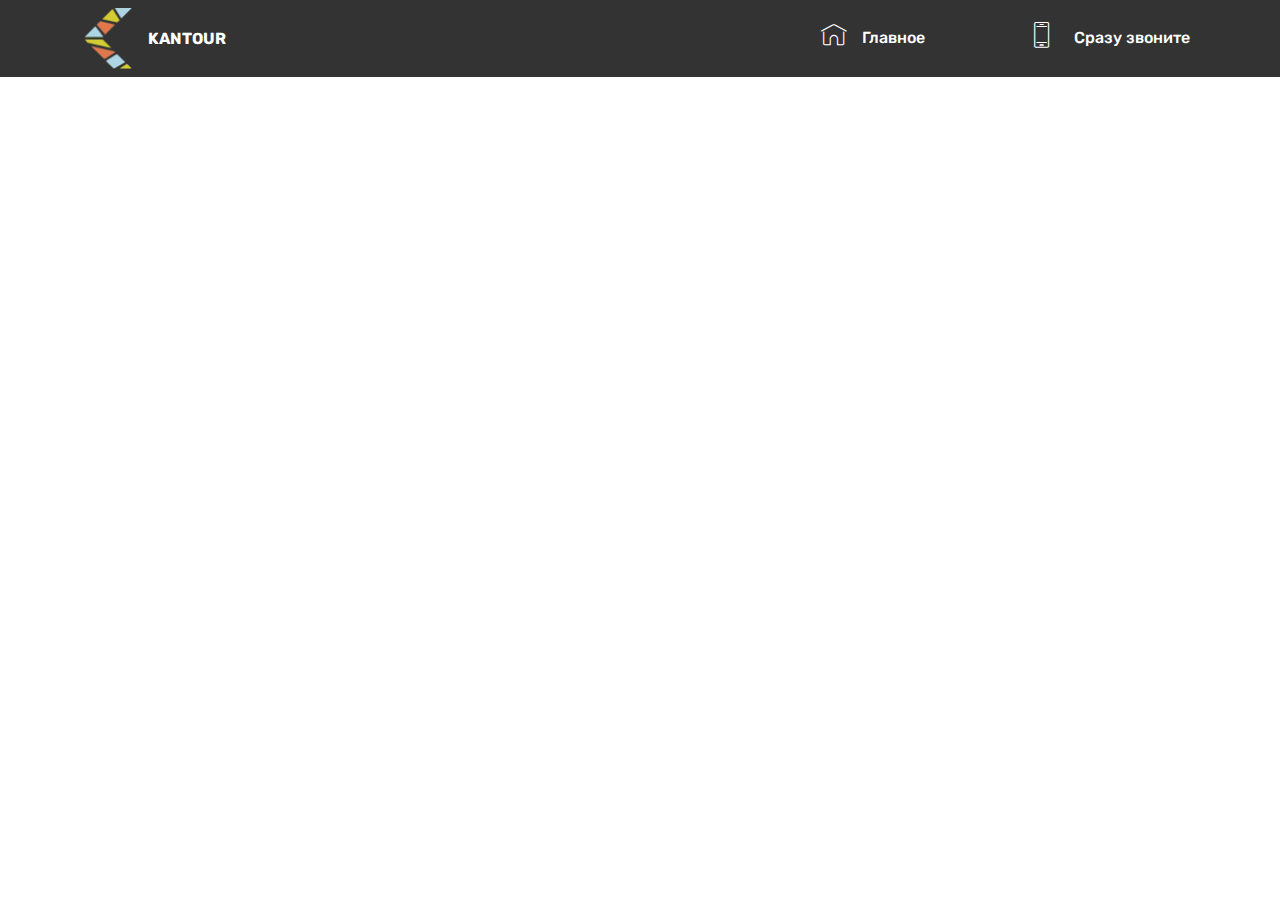
<file: page4.html>
<!DOCTYPE html>
<html>
<head>
  <!-- Site made with Mobirise Website Builder v4.3.2, https://mobirise.com -->
  <meta charset="UTF-8">
  <meta http-equiv="X-UA-Compatible" content="IE=edge">
  <meta name="generator" content="Mobirise v4.3.2, mobirise.com">
  <meta name="viewport" content="width=device-width, initial-scale=1">
  <link rel="shortcut icon" href="assets/images/logo-kantour-128x141.png" type="image/x-icon">
  <meta name="description" content="Web Page Maker Description">
  <title>Питание</title>
  <link rel="stylesheet" href="assets/web/assets/mobirise-icons/mobirise-icons.css">
  <link rel="stylesheet" href="assets/tether/tether.min.css">
  <link rel="stylesheet" href="assets/bootstrap/css/bootstrap.min.css">
  <link rel="stylesheet" href="assets/bootstrap/css/bootstrap-grid.min.css">
  <link rel="stylesheet" href="assets/bootstrap/css/bootstrap-reboot.min.css">
  <link rel="stylesheet" href="assets/dropdown/css/style.css">
  <link rel="stylesheet" href="assets/theme/css/style.css">
  <link rel="stylesheet" href="assets/mobirise/css/mbr-additional.css" type="text/css">
  
  
  
</head>
<body>
<section class="menu cid-qALNpewI4G" once="menu" id="menu1-j" data-rv-view="1584">

    

    <nav class="navbar navbar-expand beta-menu navbar-dropdown align-items-center navbar-fixed-top navbar-toggleable-sm">
        <button class="navbar-toggler navbar-toggler-right" type="button" data-toggle="collapse" data-target="#navbarSupportedContent" aria-controls="navbarSupportedContent" aria-expanded="false" aria-label="Toggle navigation">
            <div class="hamburger">
                <span></span>
                <span></span>
                <span></span>
                <span></span>
            </div>
        </button>
        <div class="menu-logo">
            <div class="navbar-brand">
                <span class="navbar-logo">
                    <a href="https://mobirise.com">
                         <img src="assets/images/logo-kantour-224x248.png" alt="Mobirise" title="" media-simple="true" style="height: 3.8rem;">
                    </a>
                </span>
                <span class="navbar-caption-wrap"><a class="navbar-caption text-white display-4" href="https://mobirise.com">KANTOUR</a></span>
            </div>
        </div>
        <div class="collapse navbar-collapse" id="navbarSupportedContent">
            <ul class="navbar-nav nav-dropdown nav-right" data-app-modern-menu="true"><li class="nav-item">
                    <a class="nav-link link text-white display-4" href="index.html">
                        <span class="mbri-home mbr-iconfont mbr-iconfont-btn"></span>&nbsp;Главное &nbsp; &nbsp; &nbsp; &nbsp; &nbsp; &nbsp; &nbsp; &nbsp; &nbsp; &nbsp;&nbsp;</a>
                </li>
                <li class="nav-item">
                    <a class="nav-link link text-white display-4" href="https://mobirise.com"><span class="mbri-mobile2 mbr-iconfont mbr-iconfont-btn"></span>
                        &nbsp;Сразу звоните</a>
                </li></ul>
            
        </div>
    </nav>
</section>


  <section class="engine"><a href="https://mobirise.co/i">how to build a website for free</a></section><script src="assets/web/assets/jquery/jquery.min.js"></script>
  <script src="assets/popper/popper.min.js"></script>
  <script src="assets/tether/tether.min.js"></script>
  <script src="assets/bootstrap/js/bootstrap.min.js"></script>
  <script src="assets/smooth-scroll/smooth-scroll.js"></script>
  <script src="assets/dropdown/js/script.min.js"></script>
  <script src="assets/touch-swipe/jquery.touch-swipe.min.js"></script>
  <script src="assets/theme/js/script.js"></script>
  
  
</body>
</html>
</file>
<file: assets/web/assets/mobirise-icons/mobirise-icons.css>
@font-face {
  font-family: 'MobiriseIcons';
  src:  url('mobirise-icons.eot?spat4u');
  src:  url('mobirise-icons.eot?spat4u#iefix') format('embedded-opentype'),
    url('mobirise-icons.ttf?spat4u') format('truetype'),
    url('mobirise-icons.woff?spat4u') format('woff'),
    url('mobirise-icons.svg?spat4u#MobiriseIcons') format('svg');
  font-weight: normal;
  font-style: normal;
}

[class^="mbri-"], [class*=" mbri-"] {
  /* use !important to prevent issues with browser extensions that change fonts */
  font-family: MobiriseIcons !important;
  speak: none;
  font-style: normal;
  font-weight: normal;
  font-variant: normal;
  text-transform: none;
  line-height: 1;

  /* Better Font Rendering =========== */
  -webkit-font-smoothing: antialiased;
  -moz-osx-font-smoothing: grayscale;
}

.mbri-add-submenu:before {
  content: "\e900";
}
.mbri-alert:before {
  content: "\e901";
}
.mbri-align-center:before {
  content: "\e902";
}
.mbri-align-justify:before {
  content: "\e903";
}
.mbri-align-left:before {
  content: "\e904";
}
.mbri-align-right:before {
  content: "\e905";
}
.mbri-android:before {
  content: "\e906";
}
.mbri-apple:before {
  content: "\e907";
}
.mbri-arrow-down:before {
  content: "\e908";
}
.mbri-arrow-next:before {
  content: "\e909";
}
.mbri-arrow-prev:before {
  content: "\e90a";
}
.mbri-arrow-up:before {
  content: "\e90b";
}
.mbri-bold:before {
  content: "\e90c";
}
.mbri-bookmark:before {
  content: "\e90d";
}
.mbri-bootstrap:before {
  content: "\e90e";
}
.mbri-briefcase:before {
  content: "\e90f";
}
.mbri-browse:before {
  content: "\e910";
}
.mbri-bulleted-list:before {
  content: "\e911";
}
.mbri-calendar:before {
  content: "\e912";
}
.mbri-camera:before {
  content: "\e913";
}
.mbri-cart-add:before {
  content: "\e914";
}
.mbri-cart-full:before {
  content: "\e915";
}
.mbri-cash:before {
  content: "\e916";
}
.mbri-change-style:before {
  content: "\e917";
}
.mbri-chat:before {
  content: "\e918";
}
.mbri-clock:before {
  content: "\e919";
}
.mbri-close:before {
  content: "\e91a";
}
.mbri-cloud:before {
  content: "\e91b";
}
.mbri-code:before {
  content: "\e91c";
}
.mbri-contact-form:before {
  content: "\e91d";
}
.mbri-credit-card:before {
  content: "\e91e";
}
.mbri-cursor-click:before {
  content: "\e91f";
}
.mbri-cust-feedback:before {
  content: "\e920";
}
.mbri-database:before {
  content: "\e921";
}
.mbri-delivery:before {
  content: "\e922";
}
.mbri-desktop:before {
  content: "\e923";
}
.mbri-devices:before {
  content: "\e924";
}
.mbri-down:before {
  content: "\e925";
}
.mbri-download:before {
  content: "\e989";
}
.mbri-drag-n-drop:before {
  content: "\e927";
}
.mbri-drag-n-drop2:before {
  content: "\e928";
}
.mbri-edit:before {
  content: "\e929";
}
.mbri-edit2:before {
  content: "\e92a";
}
.mbri-error:before {
  content: "\e92b";
}
.mbri-extension:before {
  content: "\e92c";
}
.mbri-features:before {
  content: "\e92d";
}
.mbri-file:before {
  content: "\e92e";
}
.mbri-flag:before {
  content: "\e92f";
}
.mbri-folder:before {
  content: "\e930";
}
.mbri-gift:before {
  content: "\e931";
}
.mbri-github:before {
  content: "\e932";
}
.mbri-globe:before {
  content: "\e933";
}
.mbri-globe-2:before {
  content: "\e934";
}
.mbri-growing-chart:before {
  content: "\e935";
}
.mbri-hearth:before {
  content: "\e936";
}
.mbri-help:before {
  content: "\e937";
}
.mbri-home:before {
  content: "\e938";
}
.mbri-hot-cup:before {
  content: "\e939";
}
.mbri-idea:before {
  content: "\e93a";
}
.mbri-image-gallery:before {
  content: "\e93b";
}
.mbri-image-slider:before {
  content: "\e93c";
}
.mbri-info:before {
  content: "\e93d";
}
.mbri-italic:before {
  content: "\e93e";
}
.mbri-key:before {
  content: "\e93f";
}
.mbri-laptop:before {
  content: "\e940";
}
.mbri-layers:before {
  content: "\e941";
}
.mbri-left-right:before {
  content: "\e942";
}
.mbri-left:before {
  content: "\e943";
}
.mbri-letter:before {
  content: "\e944";
}
.mbri-like:before {
  content: "\e945";
}
.mbri-link:before {
  content: "\e946";
}
.mbri-lock:before {
  content: "\e947";
}
.mbri-login:before {
  content: "\e948";
}
.mbri-logout:before {
  content: "\e949";
}
.mbri-magic-stick:before {
  content: "\e94a";
}
.mbri-map-pin:before {
  content: "\e94b";
}
.mbri-menu:before {
  content: "\e94c";
}
.mbri-mobile:before {
  content: "\e94d";
}
.mbri-mobile2:before {
  content: "\e94e";
}
.mbri-mobirise:before {
  content: "\e94f";
}
.mbri-more-horizontal:before {
  content: "\e950";
}
.mbri-more-vertical:before {
  content: "\e951";
}
.mbri-music:before {
  content: "\e952";
}
.mbri-new-file:before {
  content: "\e953";
}
.mbri-numbered-list:before {
  content: "\e954";
}
.mbri-opened-folder:before {
  content: "\e955";
}
.mbri-pages:before {
  content: "\e956";
}
.mbri-paper-plane:before {
  content: "\e957";
}
.mbri-paperclip:before {
  content: "\e958";
}
.mbri-photo:before {
  content: "\e959";
}
.mbri-photos:before {
  content: "\e95a";
}
.mbri-pin:before {
  content: "\e95b";
}
.mbri-play:before {
  content: "\e95c";
}
.mbri-plus:before {
  content: "\e95d";
}
.mbri-preview:before {
  content: "\e95e";
}
.mbri-print:before {
  content: "\e95f";
}
.mbri-protect:before {
  content: "\e960";
}
.mbri-question:before {
  content: "\e961";
}
.mbri-quote-left:before {
  content: "\e962";
}
.mbri-quote-right:before {
  content: "\e963";
}
.mbri-refresh:before {
  content: "\e964";
}
.mbri-responsive:before {
  content: "\e965";
}
.mbri-right:before {
  content: "\e966";
}
.mbri-rocket:before {
  content: "\e967";
}
.mbri-sad-face:before {
  content: "\e968";
}
.mbri-sale:before {
  content: "\e969";
}
.mbri-save:before {
  content: "\e96a";
}
.mbri-search:before {
  content: "\e96b";
}
.mbri-setting:before {
  content: "\e96c";
}
.mbri-setting2:before {
  content: "\e96d";
}
.mbri-setting3:before {
  content: "\e96e";
}
.mbri-share:before {
  content: "\e96f";
}
.mbri-shopping-bag:before {
  content: "\e970";
}
.mbri-shopping-basket:before {
  content: "\e971";
}
.mbri-shopping-cart:before {
  content: "\e972";
}
.mbri-sites:before {
  content: "\e973";
}
.mbri-smile-face:before {
  content: "\e974";
}
.mbri-speed:before {
  content: "\e975";
}
.mbri-star:before {
  content: "\e976";
}
.mbri-success:before {
  content: "\e977";
}
.mbri-sun:before {
  content: "\e978";
}
.mbri-sun2:before {
  content: "\e979";
}
.mbri-tablet:before {
  content: "\e97a";
}
.mbri-tablet-vertical:before {
  content: "\e97b";
}
.mbri-target:before {
  content: "\e97c";
}
.mbri-timer:before {
  content: "\e97d";
}
.mbri-to-ftp:before {
  content: "\e97e";
}
.mbri-to-local-drive:before {
  content: "\e97f";
}
.mbri-touch-swipe:before {
  content: "\e980";
}
.mbri-touch:before {
  content: "\e981";
}
.mbri-trash:before {
  content: "\e982";
}
.mbri-underline:before {
  content: "\e983";
}
.mbri-unlink:before {
  content: "\e984";
}
.mbri-unlock:before {
  content: "\e985";
}
.mbri-up-down:before {
  content: "\e986";
}
.mbri-up:before {
  content: "\e987";
}
.mbri-update:before {
  content: "\e988";
}
.mbri-upload:before {
 content: "\e926"; 
}
.mbri-user:before {
  content: "\e98a";
}
.mbri-user2:before {
  content: "\e98b";
}
.mbri-users:before {
  content: "\e98c";
}
.mbri-video:before {
  content: "\e98d";
}
.mbri-video-play:before {
  content: "\e98e";
}
.mbri-watch:before {
  content: "\e98f";
}
.mbri-website-theme:before {
  content: "\e990";
}
.mbri-wifi:before {
  content: "\e991";
}
.mbri-windows:before {
  content: "\e992";
}
.mbri-zoom-out:before {
  content: "\e993";
}
.mbri-redo:before {
  content: "\e994";
}
.mbri-undo:before {
  content: "\e995";
}
</file>
<file: assets/socicon/css/styles.css>
@charset "UTF-8";

@font-face {
  font-family: "socicon";
  src:url("../fonts/socicon.eot");
  src:url("../fonts/socicon.eot?#iefix") format("embedded-opentype"),
    url("../fonts/socicon.woff") format("woff"),
    url("../fonts/socicon.ttf") format("truetype"),
    url("../fonts/socicon.svg#socicon") format("svg");
  font-weight: normal;
  font-style: normal;

}

[data-icon]:before {
  font-family: "socicon" !important;
  content: attr(data-icon);
  font-style: normal !important;
  font-weight: normal !important;
  font-variant: normal !important;
  text-transform: none !important;
  speak: none;
  line-height: 1;
  -webkit-font-smoothing: antialiased;
  -moz-osx-font-smoothing: grayscale;
}

[class^="socicon-"]:before,
[class*=" socicon-"]:before {
  font-family: "socicon" !important;
  font-style: normal !important;
  font-weight: normal !important;
  font-variant: normal !important;
  text-transform: none !important;
  speak: none;
  line-height: 1;
  -webkit-font-smoothing: antialiased;
  -moz-osx-font-smoothing: grayscale;
}

.socicon-modelmayhem:before {
  content: "\e000";
}
.socicon-mixcloud:before {
  content: "\e001";
}
.socicon-drupal:before {
  content: "\e002";
}
.socicon-swarm:before {
  content: "\e003";
}
.socicon-istock:before {
  content: "\e004";
}
.socicon-yammer:before {
  content: "\e005";
}
.socicon-ello:before {
  content: "\e006";
}
.socicon-stackoverflow:before {
  content: "\e007";
}
.socicon-persona:before {
  content: "\e008";
}
.socicon-triplej:before {
  content: "\e009";
}
.socicon-houzz:before {
  content: "\e00a";
}
.socicon-rss:before {
  content: "\e00b";
}
.socicon-paypal:before {
  content: "\e00c";
}
.socicon-odnoklassniki:before {
  content: "\e00d";
}
.socicon-airbnb:before {
  content: "\e00e";
}
.socicon-periscope:before {
  content: "\e00f";
}
.socicon-outlook:before {
  content: "\e010";
}
.socicon-coderwall:before {
  content: "\e011";
}
.socicon-tripadvisor:before {
  content: "\e012";
}
.socicon-appnet:before {
  content: "\e013";
}
.socicon-goodreads:before {
  content: "\e014";
}
.socicon-tripit:before {
  content: "\e015";
}
.socicon-lanyrd:before {
  content: "\e016";
}
.socicon-slideshare:before {
  content: "\e017";
}
.socicon-buffer:before {
  content: "\e018";
}
.socicon-disqus:before {
  content: "\e019";
}
.socicon-vkontakte:before {
  content: "\e01a";
}
.socicon-whatsapp:before {
  content: "\e01b";
}
.socicon-patreon:before {
  content: "\e01c";
}
.socicon-storehouse:before {
  content: "\e01d";
}
.socicon-pocket:before {
  content: "\e01e";
}
.socicon-mail:before {
  content: "\e01f";
}
.socicon-blogger:before {
  content: "\e020";
}
.socicon-technorati:before {
  content: "\e021";
}
.socicon-reddit:before {
  content: "\e022";
}
.socicon-dribbble:before {
  content: "\e023";
}
.socicon-stumbleupon:before {
  content: "\e024";
}
.socicon-digg:before {
  content: "\e025";
}
.socicon-envato:before {
  content: "\e026";
}
.socicon-behance:before {
  content: "\e027";
}
.socicon-delicious:before {
  content: "\e028";
}
.socicon-deviantart:before {
  content: "\e029";
}
.socicon-forrst:before {
  content: "\e02a";
}
.socicon-play:before {
  content: "\e02b";
}
.socicon-zerply:before {
  content: "\e02c";
}
.socicon-wikipedia:before {
  content: "\e02d";
}
.socicon-apple:before {
  content: "\e02e";
}
.socicon-flattr:before {
  content: "\e02f";
}
.socicon-github:before {
  content: "\e030";
}
.socicon-renren:before {
  content: "\e031";
}
.socicon-friendfeed:before {
  content: "\e032";
}
.socicon-newsvine:before {
  content: "\e033";
}
.socicon-identica:before {
  content: "\e034";
}
.socicon-bebo:before {
  content: "\e035";
}
.socicon-zynga:before {
  content: "\e036";
}
.socicon-steam:before {
  content: "\e037";
}
.socicon-xbox:before {
  content: "\e038";
}
.socicon-windows:before {
  content: "\e039";
}
.socicon-qq:before {
  content: "\e03a";
}
.socicon-douban:before {
  content: "\e03b";
}
.socicon-meetup:before {
  content: "\e03c";
}
.socicon-playstation:before {
  content: "\e03d";
}
.socicon-android:before {
  content: "\e03e";
}
.socicon-snapchat:before {
  content: "\e03f";
}
.socicon-twitter:before {
  content: "\e040";
}
.socicon-facebook:before {
  content: "\e041";
}
.socicon-googleplus:before {
  content: "\e042";
}
.socicon-pinterest:before {
  content: "\e043";
}
.socicon-foursquare:before {
  content: "\e044";
}
.socicon-yahoo:before {
  content: "\e045";
}
.socicon-skype:before {
  content: "\e046";
}
.socicon-yelp:before {
  content: "\e047";
}
.socicon-feedburner:before {
  content: "\e048";
}
.socicon-linkedin:before {
  content: "\e049";
}
.socicon-viadeo:before {
  content: "\e04a";
}
.socicon-xing:before {
  content: "\e04b";
}
.socicon-myspace:before {
  content: "\e04c";
}
.socicon-soundcloud:before {
  content: "\e04d";
}
.socicon-spotify:before {
  content: "\e04e";
}
.socicon-grooveshark:before {
  content: "\e04f";
}
.socicon-lastfm:before {
  content: "\e050";
}
.socicon-youtube:before {
  content: "\e051";
}
.socicon-vimeo:before {
  content: "\e052";
}
.socicon-dailymotion:before {
  content: "\e053";
}
.socicon-vine:before {
  content: "\e054";
}
.socicon-flickr:before {
  content: "\e055";
}
.socicon-500px:before {
  content: "\e056";
}
.socicon-wordpress:before {
  content: "\e058";
}
.socicon-tumblr:before {
  content: "\e059";
}
.socicon-twitch:before {
  content: "\e05a";
}
.socicon-8tracks:before {
  content: "\e05b";
}
.socicon-amazon:before {
  content: "\e05c";
}
.socicon-icq:before {
  content: "\e05d";
}
.socicon-smugmug:before {
  content: "\e05e";
}
.socicon-ravelry:before {
  content: "\e05f";
}
.socicon-weibo:before {
  content: "\e060";
}
.socicon-baidu:before {
  content: "\e061";
}
.socicon-angellist:before {
  content: "\e062";
}
.socicon-ebay:before {
  content: "\e063";
}
.socicon-imdb:before {
  content: "\e064";
}
.socicon-stayfriends:before {
  content: "\e065";
}
.socicon-residentadvisor:before {
  content: "\e066";
}
.socicon-google:before {
  content: "\e067";
}
.socicon-yandex:before {
  content: "\e068";
}
.socicon-sharethis:before {
  content: "\e069";
}
.socicon-bandcamp:before {
  content: "\e06a";
}
.socicon-itunes:before {
  content: "\e06b";
}
.socicon-deezer:before {
  content: "\e06c";
}
.socicon-telegram:before {
  content: "\e06e";
}
.socicon-openid:before {
  content: "\e06f";
}
.socicon-amplement:before {
  content: "\e070";
}
.socicon-viber:before {
  content: "\e071";
}
.socicon-zomato:before {
  content: "\e072";
}
.socicon-draugiem:before {
  content: "\e074";
}
.socicon-endomodo:before {
  content: "\e075";
}
.socicon-filmweb:before {
  content: "\e076";
}
.socicon-stackexchange:before {
  content: "\e077";
}
.socicon-wykop:before {
  content: "\e078";
}
.socicon-teamspeak:before {
  content: "\e079";
}
.socicon-teamviewer:before {
  content: "\e07a";
}
.socicon-ventrilo:before {
  content: "\e07b";
}
.socicon-younow:before {
  content: "\e07c";
}
.socicon-raidcall:before {
  content: "\e07d";
}
.socicon-mumble:before {
  content: "\e07e";
}
.socicon-medium:before {
  content: "\e06d";
}
.socicon-bebee:before {
  content: "\e07f";
}
.socicon-hitbox:before {
  content: "\e080";
}
.socicon-reverbnation:before {
  content: "\e081";
}
.socicon-formulr:before {
  content: "\e082";
}
.socicon-instagram:before {
  content: "\e057";
}
.socicon-battlenet:before {
  content: "\e083";
}
.socicon-chrome:before {
  content: "\e084";
}
.socicon-discord:before {
  content: "\e086";
}
.socicon-issuu:before {
  content: "\e087";
}
.socicon-macos:before {
  content: "\e088";
}
.socicon-firefox:before {
  content: "\e089";
}
.socicon-opera:before {
  content: "\e08d";
}
.socicon-keybase:before {
  content: "\e090";
}
.socicon-alliance:before {
  content: "\e091";
}
.socicon-livejournal:before {
  content: "\e092";
}
.socicon-googlephotos:before {
  content: "\e093";
}
.socicon-horde:before {
  content: "\e094";
}
.socicon-etsy:before {
  content: "\e095";
}
.socicon-zapier:before {
  content: "\e096";
}
.socicon-google-scholar:before {
  content: "\e097";
}
.socicon-researchgate:before {
  content: "\e098";
}
.socicon-wechat:before {
  content: "\e099";
}
.socicon-strava:before {
  content: "\e09a";
}
.socicon-line:before {
  content: "\e09b";
}
.socicon-lyft:before {
  content: "\e09c";
}
.socicon-uber:before {
  content: "\e09d";
}
.socicon-songkick:before {
  content: "\e09e";
}
.socicon-viewbug:before {
  content: "\e09f";
}
.socicon-googlegroups:before {
  content: "\e0a0";
}
.socicon-quora:before {
  content: "\e073";
}
.socicon-diablo:before {
  content: "\e085";
}
.socicon-blizzard:before {
  content: "\e0a1";
}
.socicon-hearthstone:before {
  content: "\e08b";
}
.socicon-heroes:before {
  content: "\e08a";
}
.socicon-overwatch:before {
  content: "\e08c";
}
.socicon-warcraft:before {
  content: "\e08e";
}
.socicon-starcraft:before {
  content: "\e08f";
}
.socicon-beam:before {
  content: "\e0a2";
}
.socicon-curse:before {
  content: "\e0a3";
}
.socicon-player:before {
  content: "\e0a4";
}
.socicon-streamjar:before {
  content: "\e0a5";
}
.socicon-nintendo:before {
  content: "\e0a6";
}
.socicon-hellocoton:before {
  content: "\e0a7";
}
</file>
<file: assets/dropdown/css/style.css>
.navbar-dropdown {
  left: 0;
  padding: 0;
  position: absolute;
  right: 0;
  top: 0;
  transition: all 0.45s ease;
  z-index: 1030;
  background: #282828; }
  .navbar-dropdown .navbar-logo {
    margin-right: 0.8rem;
    transition: margin 0.3s ease-in-out;
    vertical-align: middle; }
    .navbar-dropdown .navbar-logo img {
      height: 3.125rem;
      transition: all 0.3s ease-in-out; }
    .navbar-dropdown .navbar-logo.mbr-iconfont {
      font-size: 3.125rem;
      line-height: 3.125rem; }
  .navbar-dropdown .navbar-caption {
    font-weight: 700;
    white-space: normal;
    vertical-align: -4px;
    line-height: 3.125rem !important; }
    .navbar-dropdown .navbar-caption, .navbar-dropdown .navbar-caption:hover {
      color: inherit;
      text-decoration: none; }
  .navbar-dropdown .mbr-iconfont + .navbar-caption {
    vertical-align: -1px; }
  .navbar-dropdown.navbar-fixed-top {
    position: fixed; }
  .navbar-dropdown .navbar-brand span {
    vertical-align: -4px; }
  .navbar-dropdown.bg-color.transparent {
    background: none; }
  .navbar-dropdown.navbar-short .navbar-brand {
    padding: 0.625rem 0; }
    .navbar-dropdown.navbar-short .navbar-brand span {
      vertical-align: -1px; }
  .navbar-dropdown.navbar-short .navbar-caption {
    line-height: 2.375rem !important;
    vertical-align: -2px; }
  .navbar-dropdown.navbar-short .navbar-logo {
    margin-right: 0.5rem; }
    .navbar-dropdown.navbar-short .navbar-logo img {
      height: 2.375rem; }
    .navbar-dropdown.navbar-short .navbar-logo.mbr-iconfont {
      font-size: 2.375rem;
      line-height: 2.375rem; }
  .navbar-dropdown.navbar-short .mbr-table-cell {
    height: 3.625rem; }
  .navbar-dropdown .navbar-close {
    left: 0.6875rem;
    position: fixed;
    top: 0.75rem;
    z-index: 1000; }
  .navbar-dropdown .hamburger-icon {
    content: "";
    display: inline-block;
    vertical-align: middle;
    width: 16px;
    -webkit-box-shadow: 0 -6px 0 1px #282828,0 0 0 1px #282828,0 6px 0 1px #282828;
    -moz-box-shadow: 0 -6px 0 1px #282828,0 0 0 1px #282828,0 6px 0 1px #282828;
    box-shadow: 0 -6px 0 1px #282828,0 0 0 1px #282828,0 6px 0 1px #282828; }

.dropdown-menu .dropdown-toggle[data-toggle="dropdown-submenu"]::after {
  border-bottom: 0.35em solid transparent;
  border-left: 0.35em solid;
  border-right: 0;
  border-top: 0.35em solid transparent;
  margin-left: 0.3rem; }

.dropdown-menu .dropdown-item:focus {
  outline: 0; }

.nav-dropdown {
  font-size: 0.75rem;
  font-weight: 500;
  height: auto !important; }
  .nav-dropdown .nav-btn {
    padding-left: 1rem; }
  .nav-dropdown .link {
    margin: .667em 1.667em;
    font-weight: 500;
    padding: 0;
    transition: color .2s ease-in-out; }
    .nav-dropdown .link.dropdown-toggle {
      margin-right: 2.583em; }
      .nav-dropdown .link.dropdown-toggle::after {
        margin-left: .25rem;
        border-top: 0.35em solid;
        border-right: 0.35em solid transparent;
        border-left: 0.35em solid transparent;
        border-bottom: 0; }
      .nav-dropdown .link.dropdown-toggle[aria-expanded="true"] {
        margin: 0;
        padding: 0.667em 3.263em  0.667em 1.667em; }
  .nav-dropdown .link::after,
  .nav-dropdown .dropdown-item::after {
    color: inherit; }
  .nav-dropdown .btn {
    font-size: 0.75rem;
    font-weight: 700;
    letter-spacing: 0;
    margin-bottom: 0;
    padding-left: 1.25rem;
    padding-right: 1.25rem; }
  .nav-dropdown .dropdown-menu {
    border-radius: 0;
    border: 0;
    left: 0;
    margin: 0;
    padding-bottom: 1.25rem;
    padding-top: 1.25rem;
    position: relative; }
  .nav-dropdown .dropdown-submenu {
    margin-left: 0.125rem;
    top: 0; }
  .nav-dropdown .dropdown-item {
    font-weight: 500;
    line-height: 2;
    padding: 0.3846em 4.615em 0.3846em 1.5385em;
    position: relative;
    transition: color .2s ease-in-out, background-color .2s ease-in-out; }
    .nav-dropdown .dropdown-item::after {
      margin-top: -0.3077em;
      position: absolute;
      right: 1.1538em;
      top: 50%; }
    .nav-dropdown .dropdown-item:focus, .nav-dropdown .dropdown-item:hover {
      background: none; }

@media (max-width: 767px) {
  .nav-dropdown.navbar-toggleable-sm {
    bottom: 0;
    display: none;
    left: 0;
    overflow-x: hidden;
    position: fixed;
    top: 0;
    transform: translateX(-100%);
    -ms-transform: translateX(-100%);
    -webkit-transform: translateX(-100%);
    width: 18.75rem;
    z-index: 999; } }
.nav-dropdown.navbar-toggleable-xl {
  bottom: 0;
  display: none;
  left: 0;
  overflow-x: hidden;
  position: fixed;
  top: 0;
  transform: translateX(-100%);
  -ms-transform: translateX(-100%);
  -webkit-transform: translateX(-100%);
  width: 18.75rem;
  z-index: 999; }

.nav-dropdown-sm {
  display: block !important;
  overflow-x: hidden;
  overflow: auto;
  padding-top: 3.875rem; }
  .nav-dropdown-sm::after {
    content: "";
    display: block;
    height: 3rem;
    width: 100%; }
  .nav-dropdown-sm.collapse.in ~ .navbar-close {
    display: block !important; }
  .nav-dropdown-sm.collapsing, .nav-dropdown-sm.collapse.in {
    transform: translateX(0);
    -ms-transform: translateX(0);
    -webkit-transform: translateX(0);
    transition: all 0.25s ease-out;
    -webkit-transition: all 0.25s ease-out;
    background: #282828; }
  .nav-dropdown-sm.collapsing[aria-expanded="false"] {
    transform: translateX(-100%);
    -ms-transform: translateX(-100%);
    -webkit-transform: translateX(-100%); }
  .nav-dropdown-sm .nav-item {
    display: block;
    margin-left: 0 !important;
    padding-left: 0; }
  .nav-dropdown-sm .link,
  .nav-dropdown-sm .dropdown-item {
    border-top: 1px dotted rgba(255, 255, 255, 0.1);
    font-size: 0.8125rem;
    line-height: 1.6;
    margin: 0 !important;
    padding: 0.875rem 2.4rem 0.875rem 1.5625rem !important;
    position: relative;
    white-space: normal; }
    .nav-dropdown-sm .link:focus, .nav-dropdown-sm .link:hover,
    .nav-dropdown-sm .dropdown-item:focus,
    .nav-dropdown-sm .dropdown-item:hover {
      background: rgba(0, 0, 0, 0.2) !important;
      color: #c0a375; }
  .nav-dropdown-sm .nav-btn {
    position: relative;
    padding: 1.5625rem 1.5625rem 0 1.5625rem; }
    .nav-dropdown-sm .nav-btn::before {
      border-top: 1px dotted rgba(255, 255, 255, 0.1);
      content: "";
      left: 0;
      position: absolute;
      top: 0;
      width: 100%; }
    .nav-dropdown-sm .nav-btn + .nav-btn {
      padding-top: 0.625rem; }
      .nav-dropdown-sm .nav-btn + .nav-btn::before {
        display: none; }
  .nav-dropdown-sm .btn {
    padding: 0.625rem 0; }
  .nav-dropdown-sm .dropdown-toggle[data-toggle="dropdown-submenu"]::after {
    margin-left: .25rem;
    border-top: 0.35em solid;
    border-right: 0.35em solid transparent;
    border-left: 0.35em solid transparent;
    border-bottom: 0; }
  .nav-dropdown-sm .dropdown-toggle[data-toggle="dropdown-submenu"][aria-expanded="true"]::after {
    border-top: 0;
    border-right: 0.35em solid transparent;
    border-left: 0.35em solid transparent;
    border-bottom: 0.35em solid; }
  .nav-dropdown-sm .dropdown-menu {
    margin: 0;
    padding: 0;
    position: relative;
    top: 0;
    left: 0;
    width: 100%;
    border: 0;
    float: none;
    border-radius: 0;
    background: none; }
  .nav-dropdown-sm .dropdown-submenu {
    left: 100%;
    margin-left: 0.125rem;
    margin-top: -1.25rem;
    top: 0; }

.navbar-toggleable-sm .nav-dropdown .dropdown-menu {
  position: absolute; }

.navbar-toggleable-sm .nav-dropdown .dropdown-submenu {
  left: 100%;
  margin-left: 0.125rem;
  margin-top: -1.25rem;
  top: 0; }

.navbar-toggleable-sm.opened .nav-dropdown .dropdown-menu {
  position: relative; }

.navbar-toggleable-sm.opened .nav-dropdown .dropdown-submenu {
  left: 0;
  margin-left: 00rem;
  margin-top: 0rem;
  top: 0; }

.is-builder .nav-dropdown.collapsing {
  transition: none !important; }

/*# sourceMappingURL=style.css.map */
</file>
<file: assets/theme/css/style.css>
/*!
 * Mobirise v4 theme (https://mobirise.com/)
 * Copyright 2017 Mobirise
 */
section {
  background-color: #eeeeee; }

section,
.container,
.container-fluid {
  position: relative;
  word-wrap: break-word; }

a.mbr-iconfont:hover {
  text-decoration: none; }

.article .lead p, .article .lead ul, .article .lead ol, .article .lead pre, .article .lead blockquote {
  margin-bottom: 0; }

a {
  font-style: normal;
  font-weight: 400;
  cursor: pointer; }
  a, a:hover {
    text-decoration: none; }

figure {
  margin-bottom: 0; }

body {
  color: #232323; }

h1, h2, h3, h4, h5, h6,
.h1, .h2, .h3, .h4, .h5, .h6,
.display-1, .display-2, .display-3, .display-4 {
  line-height: 1;
  word-break: break-word;
  word-wrap: break-word; }

b, strong {
  font-weight: bold; }

blockquote {
  padding: 10px 0 10px 20px;
  position: relative;
  border-left: 2px solid;
  border-color: #ff3366; }

input:-webkit-autofill, input:-webkit-autofill:hover, input:-webkit-autofill:focus, input:-webkit-autofill:active {
  transition-delay: 9999s;
  transition-property: background-color, color; }

textarea[type="hidden"] {
  display: none; }

body {
  position: relative; }

section {
  background-position: 50% 50%;
  background-repeat: no-repeat;
  background-size: cover; }
  section .mbr-background-video,
  section .mbr-background-video-preview {
    position: absolute;
    bottom: 0;
    left: 0;
    right: 0;
    top: 0; }

.hidden {
  visibility: hidden; }

.mbr-z-index20 {
  z-index: 20; }

/*! Base colors */
.mbr-white {
  color: #ffffff; }

.mbr-black {
  color: #000000; }

.mbr-bg-white {
  background-color: #ffffff; }

.mbr-bg-black {
  background-color: #000000; }

/*! Text-aligns */
.align-left {
  text-align: left; }

.align-center {
  text-align: center; }

.align-right {
  text-align: right; }

@media (max-width: 767px) {
  .align-left, .align-center, .align-right, .mbr-section-btn, .mbr-section-title {
    text-align: center; } }
/*! Font-weight  */
.mbr-light {
  font-weight: 300; }

.mbr-regular {
  font-weight: 400; }

.mbr-semibold {
  font-weight: 500; }

.mbr-bold {
  font-weight: 700; }

/*! Media  */
.media-size-item {
  -webkit-flex: 1 1 auto;
  -moz-flex: 1 1 auto;
  -ms-flex: 1 1 auto;
  -o-flex: 1 1 auto;
  flex: 1 1 auto; }

.media-content {
  -webkit-flex-basis: 100%;
  flex-basis: 100%; }

.media-container-row {
  display: -ms-flexbox;
  display: -webkit-flex;
  display: flex;
  -webkit-flex-direction: row;
  -ms-flex-direction: row;
  flex-direction: row;
  -webkit-flex-wrap: wrap;
  -ms-flex-wrap: wrap;
  flex-wrap: wrap;
  -webkit-justify-content: center;
  -ms-flex-pack: center;
  justify-content: center;
  -webkit-align-content: center;
  -ms-flex-line-pack: center;
  align-content: center;
  -webkit-align-items: start;
  -ms-flex-align: start;
  align-items: start; }
  .media-container-row .media-size-item {
    width: 400px; }

.media-container-column {
  display: -ms-flexbox;
  display: -webkit-flex;
  display: flex;
  -webkit-flex-direction: column;
  -ms-flex-direction: column;
  flex-direction: column;
  -webkit-flex-wrap: wrap;
  -ms-flex-wrap: wrap;
  flex-wrap: wrap;
  -webkit-justify-content: center;
  -ms-flex-pack: center;
  justify-content: center;
  -webkit-align-content: center;
  -ms-flex-line-pack: center;
  align-content: center;
  -webkit-align-items: stretch;
  -ms-flex-align: stretch;
  align-items: stretch; }
  .media-container-column > * {
    width: 100%; }

@media (min-width: 992px) {
  .media-container-row {
    -webkit-flex-wrap: nowrap;
    -ms-flex-wrap: nowrap;
    flex-wrap: nowrap; } }
figure {
  overflow: hidden; }

figure[mbr-media-size] {
  transition: width 0.1s; }

.mbr-figure img, .mbr-figure iframe {
  display: block;
  width: 100%; }

.card {
  background-color: transparent;
  border: none; }

.card-img {
  text-align: center;
  flex-shrink: 0; }

.media {
  max-width: 100%;
  margin: 0 auto; }

.mbr-figure {
  -ms-flex-item-align: center;
  -ms-grid-row-align: center;
  -webkit-align-self: center;
  align-self: center; }

.media-container > div {
  max-width: 100%; }

.mbr-figure img, .card-img img {
  width: 100%; }

@media (max-width: 991px) {
  .media-size-item {
    width: auto !important; }

  .media {
    width: auto; }

  .mbr-figure {
    width: 100% !important; } }
/*! Buttons */
.mbr-section-btn {
  margin-left: -.25rem;
  margin-right: -.25rem;
  font-size: 0; }

nav .mbr-section-btn {
  margin-left: 0rem;
  margin-right: 0rem; }

/*! Btn icon margin */
.btn .mbr-iconfont, .btn.btn-sm .mbr-iconfont {
  cursor: pointer;
  margin-right: 0.5rem; }

.btn.btn-md .mbr-iconfont, .btn.btn-md .mbr-iconfont {
  margin-right: 0.8rem; }

.mbr-regular {
  font-weight: 400; }

.mbr-semibold {
  font-weight: 500; }

.mbr-bold {
  font-weight: 700; }

[type="submit"] {
  -webkit-appearance: none; }

/*! Full-screen */
.mbr-fullscreen .mbr-overlay {
  min-height: 100vh; }

.mbr-fullscreen {
  display: flex;
  display: -webkit-flex;
  display: -moz-flex;
  display: -ms-flex;
  display: -o-flex;
  align-items: center;
  -webkit-align-items: center;
  min-height: 100vh;
  padding-top: 3rem;
  padding-bottom: 3rem; }

/*! Map */
.map {
  height: 25rem;
  position: relative; }
  .map iframe {
    width: 100%;
    height: 100%; }

/* Form */
.form-asterisk {
  font-family: initial;
  position: absolute;
  top: -2px;
  font-weight: normal; }

/*! Scroll to top arrow */
.mbr-arrow-up {
  bottom: 25px;
  right: 90px;
  position: fixed;
  text-align: right;
  z-index: 5000;
  color: #ffffff;
  font-size: 32px;
  transform: rotate(180deg);
  -webkit-transform: rotate(180deg); }

.mbr-arrow-up a {
  background: rgba(0, 0, 0, 0.2);
  border-radius: 3px;
  color: #fff;
  display: inline-block;
  height: 60px;
  width: 60px;
  outline-style: none !important;
  position: relative;
  text-decoration: none;
  transition: all .3s ease-in-out;
  cursor: pointer;
  text-align: center; }
  .mbr-arrow-up a:hover {
    background-color: rgba(0, 0, 0, 0.4); }
  .mbr-arrow-up a i {
    line-height: 60px; }

.mbr-arrow-up-icon {
  display: block;
  color: #fff; }

.mbr-arrow-up-icon::before {
  content: "\203a";
  display: inline-block;
  font-family: serif;
  font-size: 32px;
  line-height: 1;
  font-style: normal;
  position: relative;
  top: 6px;
  left: -4px;
  -webkit-transform: rotate(-90deg);
  transform: rotate(-90deg); }

/*! Arrow Down */
.mbr-arrow {
  position: absolute;
  bottom: 45px;
  left: 50%;
  width: 60px;
  height: 60px;
  cursor: pointer;
  background-color: rgba(80, 80, 80, 0.5);
  border-radius: 50%;
  -webkit-transform: translateX(-50%);
  transform: translateX(-50%); }
  .mbr-arrow > a {
    display: inline-block;
    text-decoration: none;
    outline-style: none;
    -webkit-animation: arrowdown 1.7s ease-in-out infinite;
    animation: arrowdown 1.7s ease-in-out infinite; }
    .mbr-arrow > a > i {
      position: absolute;
      top: -2px;
      left: 15px;
      font-size: 2rem; }

@keyframes arrowdown {
  0% {
    transform: translateY(0px);
    -webkit-transform: translateY(0px); }
  50% {
    transform: translateY(-5px);
    -webkit-transform: translateY(-5px); }
  100% {
    transform: translateY(0px);
    -webkit-transform: translateY(0px); } }
@-webkit-keyframes arrowdown {
  0% {
    transform: translateY(0px);
    -webkit-transform: translateY(0px); }
  50% {
    transform: translateY(-5px);
    -webkit-transform: translateY(-5px); }
  100% {
    transform: translateY(0px);
    -webkit-transform: translateY(0px); } }
@media (max-width: 500px) {
  .mbr-arrow-up {
    left: 50%;
    right: auto;
    transform: translateX(-50%) rotate(180deg);
    -webkit-transform: translateX(-50%) rotate(180deg); } }
/*Gradients animation*/
@keyframes gradient-animation {
  from {
    background-position: 0% 100%;
    animation-timing-function: ease-in-out; }
  to {
    background-position: 100% 0%;
    animation-timing-function: ease-in-out; } }
@-webkit-keyframes gradient-animation {
  from {
    background-position: 0% 100%;
    animation-timing-function: ease-in-out; }
  to {
    background-position: 100% 0%;
    animation-timing-function: ease-in-out; } }
.bg-gradient {
  background-size: 200% 200%;
  animation: gradient-animation 5s infinite alternate;
  -webkit-animation: gradient-animation 5s infinite alternate; }

.menu .navbar-brand {
  display: -webkit-flex; }
  .menu .navbar-brand span {
    display: flex;
    display: -webkit-flex; }
  .menu .navbar-brand .navbar-caption-wrap {
    display: -webkit-flex; }
  .menu .navbar-brand .navbar-logo img {
    display: -webkit-flex; }
@media (min-width: 768px) and (max-width: 991px) {
  .menu .navbar-toggleable-sm .navbar-nav {
    display: -webkit-box;
    display: -webkit-flex;
    display: -ms-flexbox; } }
@media (min-width: 992px) {
  .menu .navbar-nav.nav-dropdown {
    display: -webkit-flex; }
  .menu .navbar-toggleable-sm .navbar-collapse {
    display: -webkit-flex !important; } }

/*# sourceMappingURL=style.css.map */
.engine {
	position: absolute;
	text-indent: -2400px;
	text-align: center;
	padding: 0;
	top: 0;
	left: -2400px;
}
</file>
<file: assets/mobirise/css/mbr-additional.css>
@import url(https://fonts.googleapis.com/css?family=Rubik:300,300i,400,400i,500,500i,700,700i,900,900i);





body {
  font-style: normal;
  line-height: 1.5;
}
.mbr-section-title {
  font-style: normal;
  line-height: 1.2;
}
.mbr-section-subtitle {
  line-height: 1.3;
}
.mbr-text {
  font-style: normal;
  line-height: 1.6;
}
.display-1 {
  font-family: 'Rubik', sans-serif;
  font-size: 4.25rem;
}
.display-1 > .mbr-iconfont {
  font-size: 6.8rem;
}
.display-2 {
  font-family: 'Rubik', sans-serif;
  font-size: 3rem;
}
.display-2 > .mbr-iconfont {
  font-size: 4.8rem;
}
.display-4 {
  font-family: 'Rubik', sans-serif;
  font-size: 1rem;
}
.display-4 > .mbr-iconfont {
  font-size: 1.6rem;
}
.display-5 {
  font-family: 'Rubik', sans-serif;
  font-size: 1.5rem;
}
.display-5 > .mbr-iconfont {
  font-size: 2.4rem;
}
.display-7 {
  font-family: 'Rubik', sans-serif;
  font-size: 1rem;
}
.display-7 > .mbr-iconfont {
  font-size: 1.6rem;
}
/* ---- Fluid typography for mobile devices ---- */
/* 1.4 - font scale ratio ( bootstrap == 1.42857 ) */
/* 100vw - current viewport width */
/* (48 - 20)  48 == 48rem == 768px, 20 == 20rem == 320px(minimal supported viewport) */
/* 0.65 - min scale variable, may vary */
@media (max-width: 768px) {
  .display-1 {
    font-size: 3.4rem;
    font-size: calc( 2.1374999999999997rem + (4.25 - 2.1374999999999997) * ((100vw - 20rem) / (48 - 20)));
    line-height: calc( 1.4 * (2.1374999999999997rem + (4.25 - 2.1374999999999997) * ((100vw - 20rem) / (48 - 20))));
  }
  .display-2 {
    font-size: 2.4rem;
    font-size: calc( 1.7rem + (3 - 1.7) * ((100vw - 20rem) / (48 - 20)));
    line-height: calc( 1.4 * (1.7rem + (3 - 1.7) * ((100vw - 20rem) / (48 - 20))));
  }
  .display-4 {
    font-size: 0.8rem;
    font-size: calc( 1rem + (1 - 1) * ((100vw - 20rem) / (48 - 20)));
    line-height: calc( 1.4 * (1rem + (1 - 1) * ((100vw - 20rem) / (48 - 20))));
  }
  .display-5 {
    font-size: 1.2rem;
    font-size: calc( 1.175rem + (1.5 - 1.175) * ((100vw - 20rem) / (48 - 20)));
    line-height: calc( 1.4 * (1.175rem + (1.5 - 1.175) * ((100vw - 20rem) / (48 - 20))));
  }
}
/* Buttons */
.btn {
  font-weight: 500;
  border-width: 2px;
  font-style: normal;
  letter-spacing: 1px;
  margin: .4rem .8rem;
  white-space: normal;
  -webkit-transition: all 0.3s ease-in-out;
  -moz-transition: all 0.3s ease-in-out;
  transition: all 0.3s ease-in-out;
  padding: 1rem 3rem;
  border-radius: 3px;
  display: inline-flex;
  align-items: center;
  justify-content: center;
  word-break: break-word;
}
.btn-sm {
  font-weight: 500;
  letter-spacing: 1px;
  -webkit-transition: all 0.3s ease-in-out;
  -moz-transition: all 0.3s ease-in-out;
  transition: all 0.3s ease-in-out;
  padding: 0.6rem 1.5rem;
  border-radius: 3px;
}
.btn-md {
  font-weight: 500;
  letter-spacing: 1px;
  margin: .4rem .8rem !important;
  -webkit-transition: all 0.3s ease-in-out;
  -moz-transition: all 0.3s ease-in-out;
  transition: all 0.3s ease-in-out;
  padding: 1rem 3rem;
  border-radius: 3px;
}
.btn-lg {
  font-weight: 500;
  letter-spacing: 1px;
  margin: .4rem .8rem !important;
  -webkit-transition: all 0.3s ease-in-out;
  -moz-transition: all 0.3s ease-in-out;
  transition: all 0.3s ease-in-out;
  padding: 1.2rem 3.2rem;
  border-radius: 3px;
}
.bg-primary {
  background-color: #149dcc !important;
}
.bg-success {
  background-color: #f7ed4a !important;
}
.bg-info {
  background-color: #82786e !important;
}
.bg-warning {
  background-color: #879a9f !important;
}
.bg-danger {
  background-color: #b1a374 !important;
}
.btn-primary,
.btn-primary:active {
  background-color: #149dcc;
  border-color: #149dcc;
  color: #ffffff;
}
.btn-primary:hover,
.btn-primary:focus,
.btn-primary.focus,
.btn-primary.active {
  color: #ffffff;
  background-color: #0d6786;
  border-color: #0d6786;
}
.btn-primary.disabled,
.btn-primary:disabled {
  color: #ffffff !important;
  background-color: #0d6786 !important;
  border-color: #0d6786 !important;
}
.btn-secondary,
.btn-secondary:active {
  background-color: #ff3366;
  border-color: #ff3366;
  color: #ffffff;
}
.btn-secondary:hover,
.btn-secondary:focus,
.btn-secondary.focus,
.btn-secondary.active {
  color: #ffffff;
  background-color: #e50039;
  border-color: #e50039;
}
.btn-secondary.disabled,
.btn-secondary:disabled {
  color: #ffffff !important;
  background-color: #e50039 !important;
  border-color: #e50039 !important;
}
.btn-info,
.btn-info:active {
  background-color: #82786e;
  border-color: #82786e;
  color: #ffffff;
}
.btn-info:hover,
.btn-info:focus,
.btn-info.focus,
.btn-info.active {
  color: #ffffff;
  background-color: #59524b;
  border-color: #59524b;
}
.btn-info.disabled,
.btn-info:disabled {
  color: #ffffff !important;
  background-color: #59524b !important;
  border-color: #59524b !important;
}
.btn-success,
.btn-success:active {
  background-color: #f7ed4a;
  border-color: #f7ed4a;
  color: #ffffff;
}
.btn-success:hover,
.btn-success:focus,
.btn-success.focus,
.btn-success.active {
  color: #ffffff;
  background-color: #eadd0a;
  border-color: #eadd0a;
}
.btn-success.disabled,
.btn-success:disabled {
  color: #ffffff !important;
  background-color: #eadd0a !important;
  border-color: #eadd0a !important;
}
.btn-warning,
.btn-warning:active {
  background-color: #879a9f;
  border-color: #879a9f;
  color: #ffffff;
}
.btn-warning:hover,
.btn-warning:focus,
.btn-warning.focus,
.btn-warning.active {
  color: #ffffff;
  background-color: #617479;
  border-color: #617479;
}
.btn-warning.disabled,
.btn-warning:disabled {
  color: #ffffff !important;
  background-color: #617479 !important;
  border-color: #617479 !important;
}
.btn-danger,
.btn-danger:active {
  background-color: #b1a374;
  border-color: #b1a374;
  color: #ffffff;
}
.btn-danger:hover,
.btn-danger:focus,
.btn-danger.focus,
.btn-danger.active {
  color: #ffffff;
  background-color: #8b7d4e;
  border-color: #8b7d4e;
}
.btn-danger.disabled,
.btn-danger:disabled {
  color: #ffffff !important;
  background-color: #8b7d4e !important;
  border-color: #8b7d4e !important;
}
.btn-white {
  color: #333333 !important;
}
.btn-white,
.btn-white:active {
  background-color: #ffffff;
  border-color: #ffffff;
  color: #ffffff;
}
.btn-white:hover,
.btn-white:focus,
.btn-white.focus,
.btn-white.active {
  color: #ffffff;
  background-color: #d4d4d4;
  border-color: #d4d4d4;
}
.btn-white.disabled,
.btn-white:disabled {
  color: #ffffff !important;
  background-color: #d4d4d4 !important;
  border-color: #d4d4d4 !important;
}
.btn-black,
.btn-black:active {
  background-color: #333333;
  border-color: #333333;
  color: #ffffff;
}
.btn-black:hover,
.btn-black:focus,
.btn-black.focus,
.btn-black.active {
  color: #ffffff;
  background-color: #0d0d0d;
  border-color: #0d0d0d;
}
.btn-black.disabled,
.btn-black:disabled {
  color: #ffffff !important;
  background-color: #0d0d0d !important;
  border-color: #0d0d0d !important;
}
.btn-primary-outline,
.btn-primary-outline:active {
  background: none;
  border-color: #0b566f;
  color: #0b566f;
}
.btn-primary-outline:hover,
.btn-primary-outline:focus,
.btn-primary-outline.focus,
.btn-primary-outline.active {
  color: #ffffff;
  background-color: #149dcc;
  border-color: #149dcc;
}
.btn-primary-outline.disabled,
.btn-primary-outline:disabled {
  color: #ffffff !important;
  background-color: #149dcc !important;
  border-color: #149dcc !important;
}
.btn-secondary-outline,
.btn-secondary-outline:active {
  background: none;
  border-color: #cc0033;
  color: #cc0033;
}
.btn-secondary-outline:hover,
.btn-secondary-outline:focus,
.btn-secondary-outline.focus,
.btn-secondary-outline.active {
  color: #ffffff;
  background-color: #ff3366;
  border-color: #ff3366;
}
.btn-secondary-outline.disabled,
.btn-secondary-outline:disabled {
  color: #ffffff !important;
  background-color: #ff3366 !important;
  border-color: #ff3366 !important;
}
.btn-info-outline,
.btn-info-outline:active {
  background: none;
  border-color: #4b453f;
  color: #4b453f;
}
.btn-info-outline:hover,
.btn-info-outline:focus,
.btn-info-outline.focus,
.btn-info-outline.active {
  color: #ffffff;
  background-color: #82786e;
  border-color: #82786e;
}
.btn-info-outline.disabled,
.btn-info-outline:disabled {
  color: #ffffff !important;
  background-color: #82786e !important;
  border-color: #82786e !important;
}
.btn-success-outline,
.btn-success-outline:active {
  background: none;
  border-color: #d2c609;
  color: #d2c609;
}
.btn-success-outline:hover,
.btn-success-outline:focus,
.btn-success-outline.focus,
.btn-success-outline.active {
  color: #ffffff;
  background-color: #f7ed4a;
  border-color: #f7ed4a;
}
.btn-success-outline.disabled,
.btn-success-outline:disabled {
  color: #ffffff !important;
  background-color: #f7ed4a !important;
  border-color: #f7ed4a !important;
}
.btn-warning-outline,
.btn-warning-outline:active {
  background: none;
  border-color: #55666b;
  color: #55666b;
}
.btn-warning-outline:hover,
.btn-warning-outline:focus,
.btn-warning-outline.focus,
.btn-warning-outline.active {
  color: #ffffff;
  background-color: #879a9f;
  border-color: #879a9f;
}
.btn-warning-outline.disabled,
.btn-warning-outline:disabled {
  color: #ffffff !important;
  background-color: #879a9f !important;
  border-color: #879a9f !important;
}
.btn-danger-outline,
.btn-danger-outline:active {
  background: none;
  border-color: #7a6e45;
  color: #7a6e45;
}
.btn-danger-outline:hover,
.btn-danger-outline:focus,
.btn-danger-outline.focus,
.btn-danger-outline.active {
  color: #ffffff;
  background-color: #b1a374;
  border-color: #b1a374;
}
.btn-danger-outline.disabled,
.btn-danger-outline:disabled {
  color: #ffffff !important;
  background-color: #b1a374 !important;
  border-color: #b1a374 !important;
}
.btn-black-outline,
.btn-black-outline:active {
  background: none;
  border-color: #000000;
  color: #000000;
}
.btn-black-outline:hover,
.btn-black-outline:focus,
.btn-black-outline.focus,
.btn-black-outline.active {
  color: #ffffff;
  background-color: #333333;
  border-color: #333333;
}
.btn-black-outline.disabled,
.btn-black-outline:disabled {
  color: #ffffff !important;
  background-color: #333333 !important;
  border-color: #333333 !important;
}
.btn-white-outline,
.btn-white-outline:active,
.btn-white-outline.active {
  background: none;
  border-color: #ffffff;
  color: #ffffff;
}
.btn-white-outline:hover,
.btn-white-outline:focus,
.btn-white-outline.focus {
  color: #333333;
  background-color: #ffffff;
  border-color: #ffffff;
}
.text-primary {
  color: #149dcc !important;
}
.text-secondary {
  color: #ff3366 !important;
}
.text-success {
  color: #f7ed4a !important;
}
.text-info {
  color: #82786e !important;
}
.text-warning {
  color: #879a9f !important;
}
.text-danger {
  color: #b1a374 !important;
}
.text-white {
  color: #ffffff !important;
}
.text-black {
  color: #000000 !important;
}
a.text-primary:hover,
a.text-primary:focus {
  color: #0b566f !important;
}
a.text-secondary:hover,
a.text-secondary:focus {
  color: #cc0033 !important;
}
a.text-success:hover,
a.text-success:focus {
  color: #d2c609 !important;
}
a.text-info:hover,
a.text-info:focus {
  color: #4b453f !important;
}
a.text-warning:hover,
a.text-warning:focus {
  color: #55666b !important;
}
a.text-danger:hover,
a.text-danger:focus {
  color: #7a6e45 !important;
}
a.text-white:hover,
a.text-white:focus {
  color: #b3b3b3 !important;
}
a.text-black:hover,
a.text-black:focus {
  color: #4d4d4d !important;
}
.alert-success {
  background-color: #70c770;
}
.alert-info {
  background-color: #82786e;
}
.alert-warning {
  background-color: #879a9f;
}
.alert-danger {
  background-color: #b1a374;
}
.mbr-section-btn a.btn:not(.btn-form) {
  border-radius: 100px;
}
.mbr-section-btn a.btn:not(.btn-form):hover {
  box-shadow: 0 10px 40px 0 rgba(0, 0, 0, 0.2);
}
.mbr-gallery-filter li a {
  border-radius: 100px !important;
}
.mbr-gallery-filter li.active .btn {
  background-color: #149dcc;
  border-color: #149dcc;
  color: #ffffff;
}
.mbr-gallery-filter li.active .btn:focus {
  box-shadow: none;
}
.nav-tabs .nav-link {
  border-radius: 100px !important;
}
.btn-form {
  border-radius: 0;
}
.btn-form:hover {
  cursor: pointer;
}
a,
a:hover {
  color: #149dcc;
}
.mbr-plan-header.bg-primary .mbr-plan-subtitle,
.mbr-plan-header.bg-primary .mbr-plan-price-desc {
  color: #b4e6f8;
}
.mbr-plan-header.bg-success .mbr-plan-subtitle,
.mbr-plan-header.bg-success .mbr-plan-price-desc {
  color: #ffffff;
}
.mbr-plan-header.bg-info .mbr-plan-subtitle,
.mbr-plan-header.bg-info .mbr-plan-price-desc {
  color: #beb8b2;
}
.mbr-plan-header.bg-warning .mbr-plan-subtitle,
.mbr-plan-header.bg-warning .mbr-plan-price-desc {
  color: #ced6d8;
}
.mbr-plan-header.bg-danger .mbr-plan-subtitle,
.mbr-plan-header.bg-danger .mbr-plan-price-desc {
  color: #dfd9c6;
}
/* Scroll to top button*/
.scrollToTop_wraper {
  opacity: 0 !important;
}
/* Others*/
.note-check a[data-value=Rubik] {
  font-style: normal;
}
.mbr-arrow a {
  color: #ffffff;
}
.form-control-label {
  position: relative;
  cursor: pointer;
  margin-bottom: .357em;
  padding: 0;
}
.alert {
  color: #ffffff;
  border-radius: 0;
  border: 0;
  font-size: .875rem;
  line-height: 1.5;
  margin-bottom: 1.875rem;
  padding: 1.25rem;
  position: relative;
}
.alert.alert-form::after {
  background-color: inherit;
  bottom: -7px;
  content: "";
  display: block;
  height: 14px;
  left: 50%;
  margin-left: -7px;
  position: absolute;
  transform: rotate(45deg);
  width: 14px;
}
.form-control {
  background-color: #f5f5f5;
  box-shadow: none;
  color: #565656;
  font-family: 'Rubik', sans-serif;
  font-size: 1rem;
  line-height: 1.43;
  min-height: 3.5em;
  padding: 1.07em .5em;
}
.form-control > .mbr-iconfont {
  font-size: 1.6rem;
}
.form-control,
.form-control:focus {
  border: 1px solid #e8e8e8;
}
.form-active .form-control:invalid {
  border-color: red;
}
.mbr-overlay {
  background-color: #000;
  bottom: 0;
  left: 0;
  opacity: .5;
  position: absolute;
  right: 0;
  top: 0;
  z-index: 0;
}
blockquote {
  font-style: italic;
  padding: 10px 0 10px 20px;
  font-size: 1.09rem;
  position: relative;
  border-color: #149dcc;
  border-width: 3px;
}
ul,
ol,
pre,
blockquote {
  margin-bottom: 2.3125rem;
}
pre {
  background: #f4f4f4;
  padding: 10px 24px;
  white-space: pre-wrap;
}
.inactive {
  -webkit-user-select: none;
  -moz-user-select: none;
  -ms-user-select: none;
  user-select: none;
  pointer-events: none;
  -webkit-user-drag: none;
  user-drag: none;
}
.mbr-section__comments .row {
  justify-content: center;
}
/* Forms */
.mbr-form .btn {
  margin: .4rem 0;
}
.mbr-form .input-group-btn a.btn {
  border-radius: 100px !important;
}
.mbr-form .input-group-btn a.btn:hover {
  box-shadow: 0 10px 40px 0 rgba(0, 0, 0, 0.2);
}
.mbr-form .input-group-btn button[type="submit"] {
  border-radius: 100px !important;
  padding: 1rem 3rem;
}
.mbr-form .input-group-btn button[type="submit"]:hover {
  box-shadow: 0 10px 40px 0 rgba(0, 0, 0, 0.2);
}
.form2 .form-control {
  border-top-left-radius: 100px;
  border-bottom-left-radius: 100px;
}
.form2 .input-group-btn a.btn {
  border-top-left-radius: 0 !important;
  border-bottom-left-radius: 0 !important;
}
.form2 .input-group-btn button[type="submit"] {
  border-top-left-radius: 0 !important;
  border-bottom-left-radius: 0 !important;
}
.form3 input[type="email"] {
  border-radius: 100px !important;
}
@media (max-width: 349px) {
  .form2 input[type="email"] {
    border-radius: 100px !important;
  }
  .form2 .input-group-btn a.btn {
    border-radius: 100px !important;
  }
  .form2 .input-group-btn button[type="submit"] {
    border-radius: 100px !important;
  }
}
@media (max-width: 767px) {
  .btn {
    font-size: .75rem !important;
  }
  .btn .mbr-iconfont {
    font-size: 1rem !important;
  }
}
/* Social block */
.btn-social {
  font-size: 20px;
  border-radius: 50%;
  padding: 0;
  width: 44px;
  height: 44px;
  line-height: 44px;
  text-align: center;
  position: relative;
  border: 2px solid #c0a375;
  border-color: #149dcc;
  color: #232323;
  cursor: pointer;
}
.btn-social i {
  top: 0;
  line-height: 44px;
  width: 44px;
}
.btn-social:hover {
  color: #fff;
  background: #149dcc;
}
.btn-social + .btn {
  margin-left: .1rem;
}
/* Footer */
.mbr-footer-content li::before,
.mbr-footer .mbr-contacts li::before {
  background: #149dcc;
}
.mbr-footer-content li a:hover,
.mbr-footer .mbr-contacts li a:hover {
  color: #149dcc;
}
.footer3 input[type="email"],
.footer4 input[type="email"] {
  border-radius: 100px !important;
}
.footer3 .input-group-btn a.btn,
.footer4 .input-group-btn a.btn {
  border-radius: 100px !important;
}
.footer3 .input-group-btn button[type="submit"],
.footer4 .input-group-btn button[type="submit"] {
  border-radius: 100px !important;
}
/* Headers*/
.header13 .form-inline input[type="email"],
.header14 .form-inline input[type="email"] {
  border-radius: 100px;
}
.header13 .form-inline input[type="text"],
.header14 .form-inline input[type="text"] {
  border-radius: 100px;
}
.header13 .form-inline input[type="tel"],
.header14 .form-inline input[type="tel"] {
  border-radius: 100px;
}
.header13 .form-inline a.btn,
.header14 .form-inline a.btn {
  border-radius: 100px;
}
.header13 .form-inline button,
.header14 .form-inline button {
  border-radius: 100px !important;
}
.offset-1 {
  margin-left: 8.33333%;
}
.offset-2 {
  margin-left: 16.66667%;
}
.offset-3 {
  margin-left: 25%;
}
.offset-4 {
  margin-left: 33.33333%;
}
.offset-5 {
  margin-left: 41.66667%;
}
.offset-6 {
  margin-left: 50%;
}
.offset-7 {
  margin-left: 58.33333%;
}
.offset-8 {
  margin-left: 66.66667%;
}
.offset-9 {
  margin-left: 75%;
}
.offset-10 {
  margin-left: 83.33333%;
}
.offset-11 {
  margin-left: 91.66667%;
}
@media (min-width: 576px) {
  .offset-sm-0 {
    margin-left: 0%;
  }
  .offset-sm-1 {
    margin-left: 8.33333%;
  }
  .offset-sm-2 {
    margin-left: 16.66667%;
  }
  .offset-sm-3 {
    margin-left: 25%;
  }
  .offset-sm-4 {
    margin-left: 33.33333%;
  }
  .offset-sm-5 {
    margin-left: 41.66667%;
  }
  .offset-sm-6 {
    margin-left: 50%;
  }
  .offset-sm-7 {
    margin-left: 58.33333%;
  }
  .offset-sm-8 {
    margin-left: 66.66667%;
  }
  .offset-sm-9 {
    margin-left: 75%;
  }
  .offset-sm-10 {
    margin-left: 83.33333%;
  }
  .offset-sm-11 {
    margin-left: 91.66667%;
  }
}
@media (min-width: 768px) {
  .offset-md-0 {
    margin-left: 0%;
  }
  .offset-md-1 {
    margin-left: 8.33333%;
  }
  .offset-md-2 {
    margin-left: 16.66667%;
  }
  .offset-md-3 {
    margin-left: 25%;
  }
  .offset-md-4 {
    margin-left: 33.33333%;
  }
  .offset-md-5 {
    margin-left: 41.66667%;
  }
  .offset-md-6 {
    margin-left: 50%;
  }
  .offset-md-7 {
    margin-left: 58.33333%;
  }
  .offset-md-8 {
    margin-left: 66.66667%;
  }
  .offset-md-9 {
    margin-left: 75%;
  }
  .offset-md-10 {
    margin-left: 83.33333%;
  }
  .offset-md-11 {
    margin-left: 91.66667%;
  }
}
@media (min-width: 992px) {
  .offset-lg-0 {
    margin-left: 0%;
  }
  .offset-lg-1 {
    margin-left: 8.33333%;
  }
  .offset-lg-2 {
    margin-left: 16.66667%;
  }
  .offset-lg-3 {
    margin-left: 25%;
  }
  .offset-lg-4 {
    margin-left: 33.33333%;
  }
  .offset-lg-5 {
    margin-left: 41.66667%;
  }
  .offset-lg-6 {
    margin-left: 50%;
  }
  .offset-lg-7 {
    margin-left: 58.33333%;
  }
  .offset-lg-8 {
    margin-left: 66.66667%;
  }
  .offset-lg-9 {
    margin-left: 75%;
  }
  .offset-lg-10 {
    margin-left: 83.33333%;
  }
  .offset-lg-11 {
    margin-left: 91.66667%;
  }
}
@media (min-width: 1200px) {
  .offset-xl-0 {
    margin-left: 0%;
  }
  .offset-xl-1 {
    margin-left: 8.33333%;
  }
  .offset-xl-2 {
    margin-left: 16.66667%;
  }
  .offset-xl-3 {
    margin-left: 25%;
  }
  .offset-xl-4 {
    margin-left: 33.33333%;
  }
  .offset-xl-5 {
    margin-left: 41.66667%;
  }
  .offset-xl-6 {
    margin-left: 50%;
  }
  .offset-xl-7 {
    margin-left: 58.33333%;
  }
  .offset-xl-8 {
    margin-left: 66.66667%;
  }
  .offset-xl-9 {
    margin-left: 75%;
  }
  .offset-xl-10 {
    margin-left: 83.33333%;
  }
  .offset-xl-11 {
    margin-left: 91.66667%;
  }
}
.navbar-toggler {
  -webkit-align-self: flex-start;
  -ms-flex-item-align: start;
  align-self: flex-start;
  padding: 0.25rem 0.75rem;
  font-size: 1.25rem;
  line-height: 1;
  background: transparent;
  border: 1px solid transparent;
  -webkit-border-radius: 0.25rem;
  border-radius: 0.25rem;
}
.navbar-toggler:focus,
.navbar-toggler:hover {
  text-decoration: none;
}
.navbar-toggler-icon {
  display: inline-block;
  width: 1.5em;
  height: 1.5em;
  vertical-align: middle;
  content: "";
  background: no-repeat center center;
  -webkit-background-size: 100% 100%;
  -o-background-size: 100% 100%;
  background-size: 100% 100%;
}
.navbar-toggler-left {
  position: absolute;
  left: 1rem;
}
.navbar-toggler-right {
  position: absolute;
  right: 1rem;
}
@media (max-width: 575px) {
  .navbar-toggleable .navbar-nav .dropdown-menu {
    position: static;
    float: none;
  }
  .navbar-toggleable > .container {
    padding-right: 0;
    padding-left: 0;
  }
}
@media (min-width: 576px) {
  .navbar-toggleable {
    -webkit-box-orient: horizontal;
    -webkit-box-direction: normal;
    -webkit-flex-direction: row;
    -ms-flex-direction: row;
    flex-direction: row;
    -webkit-flex-wrap: nowrap;
    -ms-flex-wrap: nowrap;
    flex-wrap: nowrap;
    -webkit-box-align: center;
    -webkit-align-items: center;
    -ms-flex-align: center;
    align-items: center;
  }
  .navbar-toggleable .navbar-nav {
    -webkit-box-orient: horizontal;
    -webkit-box-direction: normal;
    -webkit-flex-direction: row;
    -ms-flex-direction: row;
    flex-direction: row;
  }
  .navbar-toggleable .navbar-nav .nav-link {
    padding-right: .5rem;
    padding-left: .5rem;
  }
  .navbar-toggleable > .container {
    display: -webkit-box;
    display: -webkit-flex;
    display: -ms-flexbox;
    display: flex;
    -webkit-flex-wrap: nowrap;
    -ms-flex-wrap: nowrap;
    flex-wrap: nowrap;
    -webkit-box-align: center;
    -webkit-align-items: center;
    -ms-flex-align: center;
    align-items: center;
  }
  .navbar-toggleable .navbar-collapse {
    display: -webkit-box !important;
    display: -webkit-flex !important;
    display: -ms-flexbox !important;
    display: flex !important;
    width: 100%;
  }
  .navbar-toggleable .navbar-toggler {
    display: none;
  }
}
@media (max-width: 767px) {
  .navbar-toggleable-sm .navbar-nav .dropdown-menu {
    position: static;
    float: none;
  }
  .navbar-toggleable-sm > .container {
    padding-right: 0;
    padding-left: 0;
  }
}
@media (min-width: 768px) {
  .navbar-toggleable-sm {
    -webkit-box-orient: horizontal;
    -webkit-box-direction: normal;
    -webkit-flex-direction: row;
    -ms-flex-direction: row;
    flex-direction: row;
    -webkit-flex-wrap: nowrap;
    -ms-flex-wrap: nowrap;
    flex-wrap: nowrap;
    -webkit-box-align: center;
    -webkit-align-items: center;
    -ms-flex-align: center;
    align-items: center;
  }
  .navbar-toggleable-sm .navbar-nav {
    -webkit-box-orient: horizontal;
    -webkit-box-direction: normal;
    -webkit-flex-direction: row;
    -ms-flex-direction: row;
    flex-direction: row;
  }
  .navbar-toggleable-sm .navbar-nav .nav-link {
    padding-right: .5rem;
    padding-left: .5rem;
  }
  .navbar-toggleable-sm > .container {
    display: -webkit-box;
    display: -webkit-flex;
    display: -ms-flexbox;
    display: flex;
    -webkit-flex-wrap: nowrap;
    -ms-flex-wrap: nowrap;
    flex-wrap: nowrap;
    -webkit-box-align: center;
    -webkit-align-items: center;
    -ms-flex-align: center;
    align-items: center;
  }
  .navbar-toggleable-sm .navbar-collapse {
    display: -webkit-box !important;
    display: -webkit-flex !important;
    display: -ms-flexbox !important;
    display: flex !important;
    width: 100%;
  }
  .navbar-toggleable-sm .navbar-toggler {
    display: none;
  }
}
@media (max-width: 991px) {
  .navbar-toggleable-md .navbar-nav .dropdown-menu {
    position: static;
    float: none;
  }
  .navbar-toggleable-md > .container {
    padding-right: 0;
    padding-left: 0;
  }
}
@media (min-width: 992px) {
  .navbar-toggleable-md {
    -webkit-box-orient: horizontal;
    -webkit-box-direction: normal;
    -webkit-flex-direction: row;
    -ms-flex-direction: row;
    flex-direction: row;
    -webkit-flex-wrap: nowrap;
    -ms-flex-wrap: nowrap;
    flex-wrap: nowrap;
    -webkit-box-align: center;
    -webkit-align-items: center;
    -ms-flex-align: center;
    align-items: center;
  }
  .navbar-toggleable-md .navbar-nav {
    -webkit-box-orient: horizontal;
    -webkit-box-direction: normal;
    -webkit-flex-direction: row;
    -ms-flex-direction: row;
    flex-direction: row;
  }
  .navbar-toggleable-md .navbar-nav .nav-link {
    padding-right: .5rem;
    padding-left: .5rem;
  }
  .navbar-toggleable-md > .container {
    display: -webkit-box;
    display: -webkit-flex;
    display: -ms-flexbox;
    display: flex;
    -webkit-flex-wrap: nowrap;
    -ms-flex-wrap: nowrap;
    flex-wrap: nowrap;
    -webkit-box-align: center;
    -webkit-align-items: center;
    -ms-flex-align: center;
    align-items: center;
  }
  .navbar-toggleable-md .navbar-collapse {
    display: -webkit-box !important;
    display: -webkit-flex !important;
    display: -ms-flexbox !important;
    display: flex !important;
    width: 100%;
  }
  .navbar-toggleable-md .navbar-toggler {
    display: none;
  }
}
@media (max-width: 1199px) {
  .navbar-toggleable-lg .navbar-nav .dropdown-menu {
    position: static;
    float: none;
  }
  .navbar-toggleable-lg > .container {
    padding-right: 0;
    padding-left: 0;
  }
}
@media (min-width: 1200px) {
  .navbar-toggleable-lg {
    -webkit-box-orient: horizontal;
    -webkit-box-direction: normal;
    -webkit-flex-direction: row;
    -ms-flex-direction: row;
    flex-direction: row;
    -webkit-flex-wrap: nowrap;
    -ms-flex-wrap: nowrap;
    flex-wrap: nowrap;
    -webkit-box-align: center;
    -webkit-align-items: center;
    -ms-flex-align: center;
    align-items: center;
  }
  .navbar-toggleable-lg .navbar-nav {
    -webkit-box-orient: horizontal;
    -webkit-box-direction: normal;
    -webkit-flex-direction: row;
    -ms-flex-direction: row;
    flex-direction: row;
  }
  .navbar-toggleable-lg .navbar-nav .nav-link {
    padding-right: .5rem;
    padding-left: .5rem;
  }
  .navbar-toggleable-lg > .container {
    display: -webkit-box;
    display: -webkit-flex;
    display: -ms-flexbox;
    display: flex;
    -webkit-flex-wrap: nowrap;
    -ms-flex-wrap: nowrap;
    flex-wrap: nowrap;
    -webkit-box-align: center;
    -webkit-align-items: center;
    -ms-flex-align: center;
    align-items: center;
  }
  .navbar-toggleable-lg .navbar-collapse {
    display: -webkit-box !important;
    display: -webkit-flex !important;
    display: -ms-flexbox !important;
    display: flex !important;
    width: 100%;
  }
  .navbar-toggleable-lg .navbar-toggler {
    display: none;
  }
}
.navbar-toggleable-xl {
  -webkit-box-orient: horizontal;
  -webkit-box-direction: normal;
  -webkit-flex-direction: row;
  -ms-flex-direction: row;
  flex-direction: row;
  -webkit-flex-wrap: nowrap;
  -ms-flex-wrap: nowrap;
  flex-wrap: nowrap;
  -webkit-box-align: center;
  -webkit-align-items: center;
  -ms-flex-align: center;
  align-items: center;
}
.navbar-toggleable-xl .navbar-nav .dropdown-menu {
  position: static;
  float: none;
}
.navbar-toggleable-xl > .container {
  padding-right: 0;
  padding-left: 0;
}
.navbar-toggleable-xl .navbar-nav {
  -webkit-box-orient: horizontal;
  -webkit-box-direction: normal;
  -webkit-flex-direction: row;
  -ms-flex-direction: row;
  flex-direction: row;
}
.navbar-toggleable-xl .navbar-nav .nav-link {
  padding-right: .5rem;
  padding-left: .5rem;
}
.navbar-toggleable-xl > .container {
  display: -webkit-box;
  display: -webkit-flex;
  display: -ms-flexbox;
  display: flex;
  -webkit-flex-wrap: nowrap;
  -ms-flex-wrap: nowrap;
  flex-wrap: nowrap;
  -webkit-box-align: center;
  -webkit-align-items: center;
  -ms-flex-align: center;
  align-items: center;
}
.navbar-toggleable-xl .navbar-collapse {
  display: -webkit-box !important;
  display: -webkit-flex !important;
  display: -ms-flexbox !important;
  display: flex !important;
  width: 100%;
}
.navbar-toggleable-xl .navbar-toggler {
  display: none;
}
.card-img {
  width: auto;
}
.menu .navbar.collapsed:not(.beta-menu) {
  flex-direction: column;
}
.carousel-item.active,
.carousel-item-next,
.carousel-item-prev {
  display: -webkit-box;
  display: -webkit-flex;
  display: -ms-flexbox;
  display: flex;
}
.note-air-layout .dropup .dropdown-menu,
.note-air-layout .navbar-fixed-bottom .dropdown .dropdown-menu {
  bottom: initial !important;
}
html,
body {
  height: auto;
  min-height: 100vh;
}
.cid-qALNpewI4G .navbar {
  padding: .5rem 0;
  background: #333333;
  transition: none;
  min-height: 77px;
}
.cid-qALNpewI4G .navbar-dropdown.bg-color.transparent.opened {
  background: #333333;
}
.cid-qALNpewI4G a {
  font-style: normal;
}
.cid-qALNpewI4G .nav-item span {
  padding-right: 0.4em;
  line-height: 0.5em;
  vertical-align: text-bottom;
  position: relative;
  top: -0.2em;
  text-decoration: none;
}
.cid-qALNpewI4G .nav-item a {
  padding: 0.7rem 0 !important;
  margin: 0rem .65rem !important;
}
.cid-qALNpewI4G .btn {
  padding: 0.4rem 1.5rem;
  display: inline-flex;
  align-items: center;
}
.cid-qALNpewI4G .btn .mbr-iconfont {
  font-size: 1.6rem;
}
.cid-qALNpewI4G .menu-logo {
  margin-right: auto;
}
.cid-qALNpewI4G .menu-logo .navbar-brand {
  display: flex;
  margin-left: 5rem;
  padding: 0;
  transition: padding .2s;
  min-height: 3.8rem;
  align-items: center;
}
.cid-qALNpewI4G .menu-logo .navbar-brand .navbar-caption-wrap {
  display: -webkit-flex;
  -webkit-align-items: center;
  align-items: center;
  word-break: break-word;
  min-width: 7rem;
  margin: .3rem 0;
}
.cid-qALNpewI4G .menu-logo .navbar-brand .navbar-caption-wrap .navbar-caption {
  line-height: 1.2rem !important;
  padding-right: 2rem;
}
.cid-qALNpewI4G .menu-logo .navbar-brand .navbar-logo {
  font-size: 4rem;
  transition: font-size 0.25s;
}
.cid-qALNpewI4G .menu-logo .navbar-brand .navbar-logo img {
  display: flex;
}
.cid-qALNpewI4G .menu-logo .navbar-brand .navbar-logo .mbr-iconfont {
  transition: font-size 0.25s;
}
.cid-qALNpewI4G .navbar-toggleable-sm .navbar-collapse {
  justify-content: flex-end;
  -webkit-justify-content: flex-end;
  padding-right: 5rem;
  width: auto;
}
.cid-qALNpewI4G .navbar-toggleable-sm .navbar-collapse .navbar-nav {
  flex-wrap: wrap;
  -webkit-flex-wrap: wrap;
  padding-left: 0;
}
.cid-qALNpewI4G .navbar-toggleable-sm .navbar-collapse .navbar-nav .nav-item {
  -webkit-align-self: center;
  align-self: center;
}
.cid-qALNpewI4G .navbar-toggleable-sm .navbar-collapse .navbar-buttons {
  padding-left: 0;
  padding-bottom: 0;
}
.cid-qALNpewI4G .dropdown .dropdown-menu {
  background: #333333;
  display: none;
  position: absolute;
  min-width: 5rem;
  padding-top: 1.4rem;
  padding-bottom: 1.4rem;
  text-align: left;
}
.cid-qALNpewI4G .dropdown .dropdown-menu .dropdown-item {
  width: auto;
  padding: 0.235em 1.5385em 0.235em 1.5385em !important;
}
.cid-qALNpewI4G .dropdown .dropdown-menu .dropdown-item::after {
  right: 0.5rem;
}
.cid-qALNpewI4G .dropdown .dropdown-menu .dropdown-submenu {
  margin: 0;
}
.cid-qALNpewI4G .dropdown.open > .dropdown-menu {
  display: block;
}
.cid-qALNpewI4G .navbar-toggleable-sm.opened:after {
  position: absolute;
  width: 100vw;
  height: 100vh;
  content: '';
  background-color: rgba(0, 0, 0, 0.1);
  left: 0;
  bottom: 0;
  transform: translateY(100%);
  -webkit-transform: translateY(100%);
  z-index: 1000;
}
.cid-qALNpewI4G .navbar.navbar-short {
  min-height: 60px;
  transition: all .2s;
}
.cid-qALNpewI4G .navbar.navbar-short .navbar-toggler-right {
  top: 20px;
}
.cid-qALNpewI4G .navbar.navbar-short .navbar-logo a {
  font-size: 2.5rem !important;
  line-height: 2.5rem;
  transition: font-size 0.25s;
}
.cid-qALNpewI4G .navbar.navbar-short .navbar-logo a .mbr-iconfont {
  font-size: 2.5rem !important;
}
.cid-qALNpewI4G .navbar.navbar-short .navbar-logo a img {
  height: 3rem !important;
}
.cid-qALNpewI4G .navbar.navbar-short .navbar-brand {
  min-height: 3rem;
}
.cid-qALNpewI4G button.navbar-toggler {
  width: 31px;
  height: 18px;
  cursor: pointer;
  transition: all .2s;
  top: 1.5rem;
  right: 1rem;
}
.cid-qALNpewI4G button.navbar-toggler:focus {
  outline: none;
}
.cid-qALNpewI4G button.navbar-toggler .hamburger span {
  position: absolute;
  right: 0;
  width: 30px;
  height: 2px;
  border-right: 5px;
  background-color: #ffffff;
}
.cid-qALNpewI4G button.navbar-toggler .hamburger span:nth-child(1) {
  top: 0;
  transition: all .2s;
}
.cid-qALNpewI4G button.navbar-toggler .hamburger span:nth-child(2) {
  top: 8px;
  transition: all .15s;
}
.cid-qALNpewI4G button.navbar-toggler .hamburger span:nth-child(3) {
  top: 8px;
  transition: all .15s;
}
.cid-qALNpewI4G button.navbar-toggler .hamburger span:nth-child(4) {
  top: 16px;
  transition: all .2s;
}
.cid-qALNpewI4G nav.opened .hamburger span:nth-child(1) {
  top: 8px;
  width: 0;
  opacity: 0;
  right: 50%;
  transition: all .2s;
}
.cid-qALNpewI4G nav.opened .hamburger span:nth-child(2) {
  -webkit-transform: rotate(45deg);
  transform: rotate(45deg);
  transition: all .25s;
}
.cid-qALNpewI4G nav.opened .hamburger span:nth-child(3) {
  -webkit-transform: rotate(-45deg);
  transform: rotate(-45deg);
  transition: all .25s;
}
.cid-qALNpewI4G nav.opened .hamburger span:nth-child(4) {
  top: 8px;
  width: 0;
  opacity: 0;
  right: 50%;
  transition: all .2s;
}
.cid-qALNpewI4G .collapsed.navbar-expand {
  flex-direction: column;
}
.cid-qALNpewI4G .collapsed .btn {
  display: flex;
}
.cid-qALNpewI4G .collapsed .navbar-collapse {
  display: none !important;
  padding-right: 0 !important;
}
.cid-qALNpewI4G .collapsed .navbar-collapse.collapsing,
.cid-qALNpewI4G .collapsed .navbar-collapse.show {
  display: block !important;
}
.cid-qALNpewI4G .collapsed .navbar-collapse.collapsing .navbar-nav,
.cid-qALNpewI4G .collapsed .navbar-collapse.show .navbar-nav {
  display: block;
  text-align: center;
}
.cid-qALNpewI4G .collapsed .navbar-collapse.collapsing .navbar-nav .nav-item,
.cid-qALNpewI4G .collapsed .navbar-collapse.show .navbar-nav .nav-item {
  clear: both;
}
.cid-qALNpewI4G .collapsed .navbar-collapse.collapsing .navbar-nav .nav-item:last-child,
.cid-qALNpewI4G .collapsed .navbar-collapse.show .navbar-nav .nav-item:last-child {
  margin-bottom: 1rem;
}
.cid-qALNpewI4G .collapsed .navbar-collapse.collapsing .navbar-buttons,
.cid-qALNpewI4G .collapsed .navbar-collapse.show .navbar-buttons {
  text-align: center;
}
.cid-qALNpewI4G .collapsed .navbar-collapse.collapsing .navbar-buttons:last-child,
.cid-qALNpewI4G .collapsed .navbar-collapse.show .navbar-buttons:last-child {
  margin-bottom: 1rem;
}
.cid-qALNpewI4G .collapsed button.navbar-toggler {
  display: block;
}
.cid-qALNpewI4G .collapsed .navbar-brand {
  margin-left: 1rem !important;
}
.cid-qALNpewI4G .collapsed .navbar-toggleable-sm {
  flex-direction: column;
  -webkit-flex-direction: column;
}
.cid-qALNpewI4G .collapsed .dropdown .dropdown-menu {
  width: 100%;
  text-align: center;
  position: relative;
  opacity: 0;
  display: block;
  height: 0;
  visibility: hidden;
  padding: 0;
  transition-duration: .5s;
  transition-property: opacity,padding,height;
}
.cid-qALNpewI4G .collapsed .dropdown.open > .dropdown-menu {
  position: relative;
  opacity: 1;
  height: auto;
  padding: 1.4rem 0;
  visibility: visible;
}
.cid-qALNpewI4G .collapsed .dropdown .dropdown-submenu {
  left: 0;
  text-align: center;
  width: 100%;
}
.cid-qALNpewI4G .collapsed .dropdown .dropdown-toggle[data-toggle="dropdown-submenu"]::after {
  margin-top: 0;
  position: inherit;
  right: 0;
  top: 50%;
  display: inline-block;
  width: 0;
  height: 0;
  margin-left: .3em;
  vertical-align: middle;
  content: "";
  border-top: .30em solid;
  border-right: .30em solid transparent;
  border-left: .30em solid transparent;
}
@media (max-width: 991px) {
  .cid-qALNpewI4G .navbar-expand {
    flex-direction: column;
  }
  .cid-qALNpewI4G img {
    height: 3.8rem !important;
  }
  .cid-qALNpewI4G .btn {
    display: flex;
  }
  .cid-qALNpewI4G button.navbar-toggler {
    display: block;
  }
  .cid-qALNpewI4G .navbar-brand {
    margin-left: 1rem !important;
  }
  .cid-qALNpewI4G .navbar-toggleable-sm {
    flex-direction: column;
    -webkit-flex-direction: column;
  }
  .cid-qALNpewI4G .navbar-collapse {
    display: none !important;
    padding-right: 0 !important;
  }
  .cid-qALNpewI4G .navbar-collapse.collapsing,
  .cid-qALNpewI4G .navbar-collapse.show {
    display: block !important;
  }
  .cid-qALNpewI4G .navbar-collapse.collapsing .navbar-nav,
  .cid-qALNpewI4G .navbar-collapse.show .navbar-nav {
    display: block;
    text-align: center;
  }
  .cid-qALNpewI4G .navbar-collapse.collapsing .navbar-nav .nav-item,
  .cid-qALNpewI4G .navbar-collapse.show .navbar-nav .nav-item {
    clear: both;
  }
  .cid-qALNpewI4G .navbar-collapse.collapsing .navbar-nav .nav-item:last-child,
  .cid-qALNpewI4G .navbar-collapse.show .navbar-nav .nav-item:last-child {
    margin-bottom: 1rem;
  }
  .cid-qALNpewI4G .navbar-collapse.collapsing .navbar-buttons,
  .cid-qALNpewI4G .navbar-collapse.show .navbar-buttons {
    text-align: center;
  }
  .cid-qALNpewI4G .navbar-collapse.collapsing .navbar-buttons:last-child,
  .cid-qALNpewI4G .navbar-collapse.show .navbar-buttons:last-child {
    margin-bottom: 1rem;
  }
  .cid-qALNpewI4G .dropdown .dropdown-menu {
    width: 100%;
    text-align: center;
    position: relative;
    opacity: 0;
    display: block;
    height: 0;
    visibility: hidden;
    padding: 0;
    transition-duration: .5s;
    transition-property: opacity,padding,height;
  }
  .cid-qALNpewI4G .dropdown.open > .dropdown-menu {
    position: relative;
    opacity: 1;
    height: auto;
    padding: 1.4rem 0;
    visibility: visible;
  }
  .cid-qALNpewI4G .dropdown .dropdown-submenu {
    left: 0;
    text-align: center;
    width: 100%;
  }
  .cid-qALNpewI4G .dropdown .dropdown-toggle[data-toggle="dropdown-submenu"]::after {
    margin-top: 0;
    position: inherit;
    right: 0;
    top: 50%;
    display: inline-block;
    width: 0;
    height: 0;
    margin-left: .3em;
    vertical-align: middle;
    content: "";
    border-top: .30em solid;
    border-right: .30em solid transparent;
    border-left: .30em solid transparent;
  }
}
@media (min-width: 767px) {
  .cid-qALNpewI4G .menu-logo {
    flex-shrink: 0;
  }
}
.cid-qAKX8FD9RC {
  padding-top: 135px;
  padding-bottom: 90px;
  background-image: url("../../../assets/images/whatsapp-image-2017-11-12-at-17.01.13-1280x960.jpg");
}
.cid-qALSB5bXAk {
  padding-top: 90px;
  padding-bottom: 90px;
  background-color: #efefef;
}
.cid-qALSB5bXAk .card-img a {
  display: block;
  padding-top: 2rem;
}
.cid-qALSB5bXAk .card-box {
  padding: 0 2rem;
}
.cid-qALSB5bXAk .mbr-section-btn {
  padding-top: 1rem;
}
.cid-qALSB5bXAk .mbr-section-btn a {
  margin-top: 1rem;
  margin-bottom: 0;
}
.cid-qALSB5bXAk h4 {
  font-weight: 500;
  margin-bottom: 0;
  text-align: left;
  padding-top: 2rem;
}
.cid-qALSB5bXAk p {
  margin-bottom: 0;
  text-align: left;
  padding-top: 1.5rem;
}
.cid-qALSB5bXAk .mbr-text {
  color: #767676;
}
.cid-qALSB5bXAk .card-wrapper {
  padding-bottom: 2rem;
  background: #ffffff;
  box-shadow: 0px 0px 0px 0px rgba(0, 0, 0, 0);
  transition: box-shadow 0.3s;
}
.cid-qALSB5bXAk .card-wrapper:hover {
  box-shadow: 0px 0px 30px 0px rgba(0, 0, 0, 0.05);
  transition: box-shadow 0.3s;
}
.cid-qALfIFwDZL {
  background-image: url("../../../assets/images/whatsapp-image-2017-11-12-at-17.00.38-1280x720.jpg");
}
.cid-qALfIFwDZL .form-container {
  transition: all .2s;
  border: 1px solid #ffffff;
  padding: 1rem;
}
.cid-qALfIFwDZL .input-group-btn {
  justify-content: center;
}
@media (min-width: 768px) {
  .cid-qALfIFwDZL .content-container {
    padding-right: 5rem;
  }
}
.cid-qALLWF03SL {
  padding-top: 60px;
  padding-bottom: 0px;
  background-color: #2e2e2e;
}
@media (max-width: 767px) {
  .cid-qALLWF03SL .content {
    text-align: center;
  }
  .cid-qALLWF03SL .content > div:not(:last-child) {
    margin-bottom: 2rem;
  }
}
@media (max-width: 767px) {
  .cid-qALLWF03SL .media-wrap {
    margin-bottom: 1rem;
  }
}
.cid-qALLWF03SL .media-wrap .mbr-iconfont-logo {
  font-size: 7.5rem;
  color: #f36;
}
.cid-qALLWF03SL .media-wrap img {
  height: 6rem;
}
@media (max-width: 767px) {
  .cid-qALLWF03SL .footer-lower .copyright {
    margin-bottom: 1rem;
    text-align: center;
  }
}
.cid-qALLWF03SL .footer-lower hr {
  margin: 1rem 0;
  border-color: #fff;
  opacity: .05;
}
.cid-qALLWF03SL .footer-lower .social-list {
  padding-left: 0;
  margin-bottom: 0;
  list-style: none;
  display: flex;
  flex-wrap: wrap;
  justify-content: flex-end;
  -webkit-justify-content: flex-end;
}
.cid-qALLWF03SL .footer-lower .social-list .mbr-iconfont-social {
  font-size: 1.3rem;
  color: #fff;
}
.cid-qALLWF03SL .footer-lower .social-list .soc-item {
  margin: 0 .5rem;
}
.cid-qALLWF03SL .footer-lower .social-list a {
  margin: 0;
  opacity: .5;
  -webkit-transition: .2s linear;
  transition: .2s linear;
}
.cid-qALLWF03SL .footer-lower .social-list a:hover {
  opacity: 1;
}
@media (max-width: 767px) {
  .cid-qALLWF03SL .footer-lower .social-list {
    justify-content: center;
    -webkit-justify-content: center;
  }
}
.cid-qALLRyO5O1 {
  padding-top: 90px;
  padding-bottom: 90px;
  background-image: url("../../../assets/images/background1.jpg");
}
.cid-qALLRyO5O1 [class^="socicon-"]:before,
.cid-qALLRyO5O1 [class*=" socicon-"]:before {
  line-height: 44px;
}
.cid-qALLRyO5O1 .btn-social {
  border-color: #149dcc;
}
.cid-qALLRyO5O1 .btn-social:hover {
  background: #149dcc;
}
.cid-qALLRyO5O1 .btn-social:hover i.socicon {
  color: #ffffff !important;
}
@media (max-width: 767px) {
  .cid-qALLRyO5O1 .btn {
    font-size: 20px !important;
  }
}
.cid-qALNpewI4G .navbar {
  padding: .5rem 0;
  background: #333333;
  transition: none;
  min-height: 77px;
}
.cid-qALNpewI4G .navbar-dropdown.bg-color.transparent.opened {
  background: #333333;
}
.cid-qALNpewI4G a {
  font-style: normal;
}
.cid-qALNpewI4G .nav-item span {
  padding-right: 0.4em;
  line-height: 0.5em;
  vertical-align: text-bottom;
  position: relative;
  top: -0.2em;
  text-decoration: none;
}
.cid-qALNpewI4G .nav-item a {
  padding: 0.7rem 0 !important;
  margin: 0rem .65rem !important;
}
.cid-qALNpewI4G .btn {
  padding: 0.4rem 1.5rem;
  display: inline-flex;
  align-items: center;
}
.cid-qALNpewI4G .btn .mbr-iconfont {
  font-size: 1.6rem;
}
.cid-qALNpewI4G .menu-logo {
  margin-right: auto;
}
.cid-qALNpewI4G .menu-logo .navbar-brand {
  display: flex;
  margin-left: 5rem;
  padding: 0;
  transition: padding .2s;
  min-height: 3.8rem;
  align-items: center;
}
.cid-qALNpewI4G .menu-logo .navbar-brand .navbar-caption-wrap {
  display: -webkit-flex;
  -webkit-align-items: center;
  align-items: center;
  word-break: break-word;
  min-width: 7rem;
  margin: .3rem 0;
}
.cid-qALNpewI4G .menu-logo .navbar-brand .navbar-caption-wrap .navbar-caption {
  line-height: 1.2rem !important;
  padding-right: 2rem;
}
.cid-qALNpewI4G .menu-logo .navbar-brand .navbar-logo {
  font-size: 4rem;
  transition: font-size 0.25s;
}
.cid-qALNpewI4G .menu-logo .navbar-brand .navbar-logo img {
  display: flex;
}
.cid-qALNpewI4G .menu-logo .navbar-brand .navbar-logo .mbr-iconfont {
  transition: font-size 0.25s;
}
.cid-qALNpewI4G .navbar-toggleable-sm .navbar-collapse {
  justify-content: flex-end;
  -webkit-justify-content: flex-end;
  padding-right: 5rem;
  width: auto;
}
.cid-qALNpewI4G .navbar-toggleable-sm .navbar-collapse .navbar-nav {
  flex-wrap: wrap;
  -webkit-flex-wrap: wrap;
  padding-left: 0;
}
.cid-qALNpewI4G .navbar-toggleable-sm .navbar-collapse .navbar-nav .nav-item {
  -webkit-align-self: center;
  align-self: center;
}
.cid-qALNpewI4G .navbar-toggleable-sm .navbar-collapse .navbar-buttons {
  padding-left: 0;
  padding-bottom: 0;
}
.cid-qALNpewI4G .dropdown .dropdown-menu {
  background: #333333;
  display: none;
  position: absolute;
  min-width: 5rem;
  padding-top: 1.4rem;
  padding-bottom: 1.4rem;
  text-align: left;
}
.cid-qALNpewI4G .dropdown .dropdown-menu .dropdown-item {
  width: auto;
  padding: 0.235em 1.5385em 0.235em 1.5385em !important;
}
.cid-qALNpewI4G .dropdown .dropdown-menu .dropdown-item::after {
  right: 0.5rem;
}
.cid-qALNpewI4G .dropdown .dropdown-menu .dropdown-submenu {
  margin: 0;
}
.cid-qALNpewI4G .dropdown.open > .dropdown-menu {
  display: block;
}
.cid-qALNpewI4G .navbar-toggleable-sm.opened:after {
  position: absolute;
  width: 100vw;
  height: 100vh;
  content: '';
  background-color: rgba(0, 0, 0, 0.1);
  left: 0;
  bottom: 0;
  transform: translateY(100%);
  -webkit-transform: translateY(100%);
  z-index: 1000;
}
.cid-qALNpewI4G .navbar.navbar-short {
  min-height: 60px;
  transition: all .2s;
}
.cid-qALNpewI4G .navbar.navbar-short .navbar-toggler-right {
  top: 20px;
}
.cid-qALNpewI4G .navbar.navbar-short .navbar-logo a {
  font-size: 2.5rem !important;
  line-height: 2.5rem;
  transition: font-size 0.25s;
}
.cid-qALNpewI4G .navbar.navbar-short .navbar-logo a .mbr-iconfont {
  font-size: 2.5rem !important;
}
.cid-qALNpewI4G .navbar.navbar-short .navbar-logo a img {
  height: 3rem !important;
}
.cid-qALNpewI4G .navbar.navbar-short .navbar-brand {
  min-height: 3rem;
}
.cid-qALNpewI4G button.navbar-toggler {
  width: 31px;
  height: 18px;
  cursor: pointer;
  transition: all .2s;
  top: 1.5rem;
  right: 1rem;
}
.cid-qALNpewI4G button.navbar-toggler:focus {
  outline: none;
}
.cid-qALNpewI4G button.navbar-toggler .hamburger span {
  position: absolute;
  right: 0;
  width: 30px;
  height: 2px;
  border-right: 5px;
  background-color: #ffffff;
}
.cid-qALNpewI4G button.navbar-toggler .hamburger span:nth-child(1) {
  top: 0;
  transition: all .2s;
}
.cid-qALNpewI4G button.navbar-toggler .hamburger span:nth-child(2) {
  top: 8px;
  transition: all .15s;
}
.cid-qALNpewI4G button.navbar-toggler .hamburger span:nth-child(3) {
  top: 8px;
  transition: all .15s;
}
.cid-qALNpewI4G button.navbar-toggler .hamburger span:nth-child(4) {
  top: 16px;
  transition: all .2s;
}
.cid-qALNpewI4G nav.opened .hamburger span:nth-child(1) {
  top: 8px;
  width: 0;
  opacity: 0;
  right: 50%;
  transition: all .2s;
}
.cid-qALNpewI4G nav.opened .hamburger span:nth-child(2) {
  -webkit-transform: rotate(45deg);
  transform: rotate(45deg);
  transition: all .25s;
}
.cid-qALNpewI4G nav.opened .hamburger span:nth-child(3) {
  -webkit-transform: rotate(-45deg);
  transform: rotate(-45deg);
  transition: all .25s;
}
.cid-qALNpewI4G nav.opened .hamburger span:nth-child(4) {
  top: 8px;
  width: 0;
  opacity: 0;
  right: 50%;
  transition: all .2s;
}
.cid-qALNpewI4G .collapsed.navbar-expand {
  flex-direction: column;
}
.cid-qALNpewI4G .collapsed .btn {
  display: flex;
}
.cid-qALNpewI4G .collapsed .navbar-collapse {
  display: none !important;
  padding-right: 0 !important;
}
.cid-qALNpewI4G .collapsed .navbar-collapse.collapsing,
.cid-qALNpewI4G .collapsed .navbar-collapse.show {
  display: block !important;
}
.cid-qALNpewI4G .collapsed .navbar-collapse.collapsing .navbar-nav,
.cid-qALNpewI4G .collapsed .navbar-collapse.show .navbar-nav {
  display: block;
  text-align: center;
}
.cid-qALNpewI4G .collapsed .navbar-collapse.collapsing .navbar-nav .nav-item,
.cid-qALNpewI4G .collapsed .navbar-collapse.show .navbar-nav .nav-item {
  clear: both;
}
.cid-qALNpewI4G .collapsed .navbar-collapse.collapsing .navbar-nav .nav-item:last-child,
.cid-qALNpewI4G .collapsed .navbar-collapse.show .navbar-nav .nav-item:last-child {
  margin-bottom: 1rem;
}
.cid-qALNpewI4G .collapsed .navbar-collapse.collapsing .navbar-buttons,
.cid-qALNpewI4G .collapsed .navbar-collapse.show .navbar-buttons {
  text-align: center;
}
.cid-qALNpewI4G .collapsed .navbar-collapse.collapsing .navbar-buttons:last-child,
.cid-qALNpewI4G .collapsed .navbar-collapse.show .navbar-buttons:last-child {
  margin-bottom: 1rem;
}
.cid-qALNpewI4G .collapsed button.navbar-toggler {
  display: block;
}
.cid-qALNpewI4G .collapsed .navbar-brand {
  margin-left: 1rem !important;
}
.cid-qALNpewI4G .collapsed .navbar-toggleable-sm {
  flex-direction: column;
  -webkit-flex-direction: column;
}
.cid-qALNpewI4G .collapsed .dropdown .dropdown-menu {
  width: 100%;
  text-align: center;
  position: relative;
  opacity: 0;
  display: block;
  height: 0;
  visibility: hidden;
  padding: 0;
  transition-duration: .5s;
  transition-property: opacity,padding,height;
}
.cid-qALNpewI4G .collapsed .dropdown.open > .dropdown-menu {
  position: relative;
  opacity: 1;
  height: auto;
  padding: 1.4rem 0;
  visibility: visible;
}
.cid-qALNpewI4G .collapsed .dropdown .dropdown-submenu {
  left: 0;
  text-align: center;
  width: 100%;
}
.cid-qALNpewI4G .collapsed .dropdown .dropdown-toggle[data-toggle="dropdown-submenu"]::after {
  margin-top: 0;
  position: inherit;
  right: 0;
  top: 50%;
  display: inline-block;
  width: 0;
  height: 0;
  margin-left: .3em;
  vertical-align: middle;
  content: "";
  border-top: .30em solid;
  border-right: .30em solid transparent;
  border-left: .30em solid transparent;
}
@media (max-width: 991px) {
  .cid-qALNpewI4G .navbar-expand {
    flex-direction: column;
  }
  .cid-qALNpewI4G img {
    height: 3.8rem !important;
  }
  .cid-qALNpewI4G .btn {
    display: flex;
  }
  .cid-qALNpewI4G button.navbar-toggler {
    display: block;
  }
  .cid-qALNpewI4G .navbar-brand {
    margin-left: 1rem !important;
  }
  .cid-qALNpewI4G .navbar-toggleable-sm {
    flex-direction: column;
    -webkit-flex-direction: column;
  }
  .cid-qALNpewI4G .navbar-collapse {
    display: none !important;
    padding-right: 0 !important;
  }
  .cid-qALNpewI4G .navbar-collapse.collapsing,
  .cid-qALNpewI4G .navbar-collapse.show {
    display: block !important;
  }
  .cid-qALNpewI4G .navbar-collapse.collapsing .navbar-nav,
  .cid-qALNpewI4G .navbar-collapse.show .navbar-nav {
    display: block;
    text-align: center;
  }
  .cid-qALNpewI4G .navbar-collapse.collapsing .navbar-nav .nav-item,
  .cid-qALNpewI4G .navbar-collapse.show .navbar-nav .nav-item {
    clear: both;
  }
  .cid-qALNpewI4G .navbar-collapse.collapsing .navbar-nav .nav-item:last-child,
  .cid-qALNpewI4G .navbar-collapse.show .navbar-nav .nav-item:last-child {
    margin-bottom: 1rem;
  }
  .cid-qALNpewI4G .navbar-collapse.collapsing .navbar-buttons,
  .cid-qALNpewI4G .navbar-collapse.show .navbar-buttons {
    text-align: center;
  }
  .cid-qALNpewI4G .navbar-collapse.collapsing .navbar-buttons:last-child,
  .cid-qALNpewI4G .navbar-collapse.show .navbar-buttons:last-child {
    margin-bottom: 1rem;
  }
  .cid-qALNpewI4G .dropdown .dropdown-menu {
    width: 100%;
    text-align: center;
    position: relative;
    opacity: 0;
    display: block;
    height: 0;
    visibility: hidden;
    padding: 0;
    transition-duration: .5s;
    transition-property: opacity,padding,height;
  }
  .cid-qALNpewI4G .dropdown.open > .dropdown-menu {
    position: relative;
    opacity: 1;
    height: auto;
    padding: 1.4rem 0;
    visibility: visible;
  }
  .cid-qALNpewI4G .dropdown .dropdown-submenu {
    left: 0;
    text-align: center;
    width: 100%;
  }
  .cid-qALNpewI4G .dropdown .dropdown-toggle[data-toggle="dropdown-submenu"]::after {
    margin-top: 0;
    position: inherit;
    right: 0;
    top: 50%;
    display: inline-block;
    width: 0;
    height: 0;
    margin-left: .3em;
    vertical-align: middle;
    content: "";
    border-top: .30em solid;
    border-right: .30em solid transparent;
    border-left: .30em solid transparent;
  }
}
@media (min-width: 767px) {
  .cid-qALNpewI4G .menu-logo {
    flex-shrink: 0;
  }
}
.cid-qAM0eMVjaA {
  padding-top: 90px;
  padding-bottom: 75px;
  background-image: url("../../../assets/images/whatsapp-image-2017-11-12-at-17.00.46-1280x720.jpg");
}
@media (min-width: 992px) {
  .cid-qAM0eMVjaA .mbr-figure {
    padding-right: 4rem;
  }
}
@media (max-width: 991px) {
  .cid-qAM0eMVjaA .mbr-figure {
    padding-bottom: 3rem;
  }
}
@media (max-width: 767px) {
  .cid-qAM0eMVjaA .mbr-text {
    text-align: center;
  }
}
.cid-qALPmhRtmq {
  padding-top: 90px;
  padding-bottom: 90px;
  background-color: #ffffff;
}
.cid-qALPmhRtmq .mbr-slider .carousel-control {
  background: #1b1b1b;
}
.cid-qALPmhRtmq .mbr-slider .carousel-control-prev {
  left: 0;
  margin-left: 2.5rem;
}
.cid-qALPmhRtmq .mbr-slider .carousel-control-next {
  right: 0;
  margin-right: 2.5rem;
}
.cid-qALPmhRtmq .mbr-slider .modal-body .close {
  background: #1b1b1b;
}
.cid-qALPmhRtmq .mbr-gallery-item > div::before {
  content: '';
  position: absolute;
  left: 0;
  top: 0;
  width: 100%;
  height: 100%;
  background: linear-gradient(to left, #554346, #45505b) !important;
  opacity: 0;
  -webkit-transition: 0.2s opacity ease-in-out;
  transition: 0.2s opacity ease-in-out;
}
.cid-qALPmhRtmq .mbr-gallery-title {
  font-size: .9em;
  position: absolute;
  display: block;
  width: 100%;
  bottom: 0;
  padding: 1rem;
  color: #fff;
  background: linear-gradient(to left, rgba(85, 67, 70, 0.85), rgba(69, 80, 91, 0.85)) !important;
  -webkit-transition: 0.2s background ease-in-out;
  transition: 0.2s background ease-in-out;
}
.cid-qALWtvmNJq {
  padding-top: 90px;
  padding-bottom: 90px;
  background-color: #ffffff;
}
.cid-qALWtvmNJq [class^="socicon-"]:before,
.cid-qALWtvmNJq [class*=" socicon-"]:before {
  line-height: 44px;
}
.cid-qALWtvmNJq .btn-social {
  border-color: #149dcc;
}
.cid-qALWtvmNJq .btn-social:hover {
  background: #149dcc;
}
.cid-qALWtvmNJq .btn-social:hover i.socicon {
  color: #ffffff !important;
}
@media (max-width: 767px) {
  .cid-qALWtvmNJq .btn {
    font-size: 20px !important;
  }
}
.cid-qALNpewI4G .navbar {
  padding: .5rem 0;
  background: #333333;
  transition: none;
  min-height: 77px;
}
.cid-qALNpewI4G .navbar-dropdown.bg-color.transparent.opened {
  background: #333333;
}
.cid-qALNpewI4G a {
  font-style: normal;
}
.cid-qALNpewI4G .nav-item span {
  padding-right: 0.4em;
  line-height: 0.5em;
  vertical-align: text-bottom;
  position: relative;
  top: -0.2em;
  text-decoration: none;
}
.cid-qALNpewI4G .nav-item a {
  padding: 0.7rem 0 !important;
  margin: 0rem .65rem !important;
}
.cid-qALNpewI4G .btn {
  padding: 0.4rem 1.5rem;
  display: inline-flex;
  align-items: center;
}
.cid-qALNpewI4G .btn .mbr-iconfont {
  font-size: 1.6rem;
}
.cid-qALNpewI4G .menu-logo {
  margin-right: auto;
}
.cid-qALNpewI4G .menu-logo .navbar-brand {
  display: flex;
  margin-left: 5rem;
  padding: 0;
  transition: padding .2s;
  min-height: 3.8rem;
  align-items: center;
}
.cid-qALNpewI4G .menu-logo .navbar-brand .navbar-caption-wrap {
  display: -webkit-flex;
  -webkit-align-items: center;
  align-items: center;
  word-break: break-word;
  min-width: 7rem;
  margin: .3rem 0;
}
.cid-qALNpewI4G .menu-logo .navbar-brand .navbar-caption-wrap .navbar-caption {
  line-height: 1.2rem !important;
  padding-right: 2rem;
}
.cid-qALNpewI4G .menu-logo .navbar-brand .navbar-logo {
  font-size: 4rem;
  transition: font-size 0.25s;
}
.cid-qALNpewI4G .menu-logo .navbar-brand .navbar-logo img {
  display: flex;
}
.cid-qALNpewI4G .menu-logo .navbar-brand .navbar-logo .mbr-iconfont {
  transition: font-size 0.25s;
}
.cid-qALNpewI4G .navbar-toggleable-sm .navbar-collapse {
  justify-content: flex-end;
  -webkit-justify-content: flex-end;
  padding-right: 5rem;
  width: auto;
}
.cid-qALNpewI4G .navbar-toggleable-sm .navbar-collapse .navbar-nav {
  flex-wrap: wrap;
  -webkit-flex-wrap: wrap;
  padding-left: 0;
}
.cid-qALNpewI4G .navbar-toggleable-sm .navbar-collapse .navbar-nav .nav-item {
  -webkit-align-self: center;
  align-self: center;
}
.cid-qALNpewI4G .navbar-toggleable-sm .navbar-collapse .navbar-buttons {
  padding-left: 0;
  padding-bottom: 0;
}
.cid-qALNpewI4G .dropdown .dropdown-menu {
  background: #333333;
  display: none;
  position: absolute;
  min-width: 5rem;
  padding-top: 1.4rem;
  padding-bottom: 1.4rem;
  text-align: left;
}
.cid-qALNpewI4G .dropdown .dropdown-menu .dropdown-item {
  width: auto;
  padding: 0.235em 1.5385em 0.235em 1.5385em !important;
}
.cid-qALNpewI4G .dropdown .dropdown-menu .dropdown-item::after {
  right: 0.5rem;
}
.cid-qALNpewI4G .dropdown .dropdown-menu .dropdown-submenu {
  margin: 0;
}
.cid-qALNpewI4G .dropdown.open > .dropdown-menu {
  display: block;
}
.cid-qALNpewI4G .navbar-toggleable-sm.opened:after {
  position: absolute;
  width: 100vw;
  height: 100vh;
  content: '';
  background-color: rgba(0, 0, 0, 0.1);
  left: 0;
  bottom: 0;
  transform: translateY(100%);
  -webkit-transform: translateY(100%);
  z-index: 1000;
}
.cid-qALNpewI4G .navbar.navbar-short {
  min-height: 60px;
  transition: all .2s;
}
.cid-qALNpewI4G .navbar.navbar-short .navbar-toggler-right {
  top: 20px;
}
.cid-qALNpewI4G .navbar.navbar-short .navbar-logo a {
  font-size: 2.5rem !important;
  line-height: 2.5rem;
  transition: font-size 0.25s;
}
.cid-qALNpewI4G .navbar.navbar-short .navbar-logo a .mbr-iconfont {
  font-size: 2.5rem !important;
}
.cid-qALNpewI4G .navbar.navbar-short .navbar-logo a img {
  height: 3rem !important;
}
.cid-qALNpewI4G .navbar.navbar-short .navbar-brand {
  min-height: 3rem;
}
.cid-qALNpewI4G button.navbar-toggler {
  width: 31px;
  height: 18px;
  cursor: pointer;
  transition: all .2s;
  top: 1.5rem;
  right: 1rem;
}
.cid-qALNpewI4G button.navbar-toggler:focus {
  outline: none;
}
.cid-qALNpewI4G button.navbar-toggler .hamburger span {
  position: absolute;
  right: 0;
  width: 30px;
  height: 2px;
  border-right: 5px;
  background-color: #ffffff;
}
.cid-qALNpewI4G button.navbar-toggler .hamburger span:nth-child(1) {
  top: 0;
  transition: all .2s;
}
.cid-qALNpewI4G button.navbar-toggler .hamburger span:nth-child(2) {
  top: 8px;
  transition: all .15s;
}
.cid-qALNpewI4G button.navbar-toggler .hamburger span:nth-child(3) {
  top: 8px;
  transition: all .15s;
}
.cid-qALNpewI4G button.navbar-toggler .hamburger span:nth-child(4) {
  top: 16px;
  transition: all .2s;
}
.cid-qALNpewI4G nav.opened .hamburger span:nth-child(1) {
  top: 8px;
  width: 0;
  opacity: 0;
  right: 50%;
  transition: all .2s;
}
.cid-qALNpewI4G nav.opened .hamburger span:nth-child(2) {
  -webkit-transform: rotate(45deg);
  transform: rotate(45deg);
  transition: all .25s;
}
.cid-qALNpewI4G nav.opened .hamburger span:nth-child(3) {
  -webkit-transform: rotate(-45deg);
  transform: rotate(-45deg);
  transition: all .25s;
}
.cid-qALNpewI4G nav.opened .hamburger span:nth-child(4) {
  top: 8px;
  width: 0;
  opacity: 0;
  right: 50%;
  transition: all .2s;
}
.cid-qALNpewI4G .collapsed.navbar-expand {
  flex-direction: column;
}
.cid-qALNpewI4G .collapsed .btn {
  display: flex;
}
.cid-qALNpewI4G .collapsed .navbar-collapse {
  display: none !important;
  padding-right: 0 !important;
}
.cid-qALNpewI4G .collapsed .navbar-collapse.collapsing,
.cid-qALNpewI4G .collapsed .navbar-collapse.show {
  display: block !important;
}
.cid-qALNpewI4G .collapsed .navbar-collapse.collapsing .navbar-nav,
.cid-qALNpewI4G .collapsed .navbar-collapse.show .navbar-nav {
  display: block;
  text-align: center;
}
.cid-qALNpewI4G .collapsed .navbar-collapse.collapsing .navbar-nav .nav-item,
.cid-qALNpewI4G .collapsed .navbar-collapse.show .navbar-nav .nav-item {
  clear: both;
}
.cid-qALNpewI4G .collapsed .navbar-collapse.collapsing .navbar-nav .nav-item:last-child,
.cid-qALNpewI4G .collapsed .navbar-collapse.show .navbar-nav .nav-item:last-child {
  margin-bottom: 1rem;
}
.cid-qALNpewI4G .collapsed .navbar-collapse.collapsing .navbar-buttons,
.cid-qALNpewI4G .collapsed .navbar-collapse.show .navbar-buttons {
  text-align: center;
}
.cid-qALNpewI4G .collapsed .navbar-collapse.collapsing .navbar-buttons:last-child,
.cid-qALNpewI4G .collapsed .navbar-collapse.show .navbar-buttons:last-child {
  margin-bottom: 1rem;
}
.cid-qALNpewI4G .collapsed button.navbar-toggler {
  display: block;
}
.cid-qALNpewI4G .collapsed .navbar-brand {
  margin-left: 1rem !important;
}
.cid-qALNpewI4G .collapsed .navbar-toggleable-sm {
  flex-direction: column;
  -webkit-flex-direction: column;
}
.cid-qALNpewI4G .collapsed .dropdown .dropdown-menu {
  width: 100%;
  text-align: center;
  position: relative;
  opacity: 0;
  display: block;
  height: 0;
  visibility: hidden;
  padding: 0;
  transition-duration: .5s;
  transition-property: opacity,padding,height;
}
.cid-qALNpewI4G .collapsed .dropdown.open > .dropdown-menu {
  position: relative;
  opacity: 1;
  height: auto;
  padding: 1.4rem 0;
  visibility: visible;
}
.cid-qALNpewI4G .collapsed .dropdown .dropdown-submenu {
  left: 0;
  text-align: center;
  width: 100%;
}
.cid-qALNpewI4G .collapsed .dropdown .dropdown-toggle[data-toggle="dropdown-submenu"]::after {
  margin-top: 0;
  position: inherit;
  right: 0;
  top: 50%;
  display: inline-block;
  width: 0;
  height: 0;
  margin-left: .3em;
  vertical-align: middle;
  content: "";
  border-top: .30em solid;
  border-right: .30em solid transparent;
  border-left: .30em solid transparent;
}
@media (max-width: 991px) {
  .cid-qALNpewI4G .navbar-expand {
    flex-direction: column;
  }
  .cid-qALNpewI4G img {
    height: 3.8rem !important;
  }
  .cid-qALNpewI4G .btn {
    display: flex;
  }
  .cid-qALNpewI4G button.navbar-toggler {
    display: block;
  }
  .cid-qALNpewI4G .navbar-brand {
    margin-left: 1rem !important;
  }
  .cid-qALNpewI4G .navbar-toggleable-sm {
    flex-direction: column;
    -webkit-flex-direction: column;
  }
  .cid-qALNpewI4G .navbar-collapse {
    display: none !important;
    padding-right: 0 !important;
  }
  .cid-qALNpewI4G .navbar-collapse.collapsing,
  .cid-qALNpewI4G .navbar-collapse.show {
    display: block !important;
  }
  .cid-qALNpewI4G .navbar-collapse.collapsing .navbar-nav,
  .cid-qALNpewI4G .navbar-collapse.show .navbar-nav {
    display: block;
    text-align: center;
  }
  .cid-qALNpewI4G .navbar-collapse.collapsing .navbar-nav .nav-item,
  .cid-qALNpewI4G .navbar-collapse.show .navbar-nav .nav-item {
    clear: both;
  }
  .cid-qALNpewI4G .navbar-collapse.collapsing .navbar-nav .nav-item:last-child,
  .cid-qALNpewI4G .navbar-collapse.show .navbar-nav .nav-item:last-child {
    margin-bottom: 1rem;
  }
  .cid-qALNpewI4G .navbar-collapse.collapsing .navbar-buttons,
  .cid-qALNpewI4G .navbar-collapse.show .navbar-buttons {
    text-align: center;
  }
  .cid-qALNpewI4G .navbar-collapse.collapsing .navbar-buttons:last-child,
  .cid-qALNpewI4G .navbar-collapse.show .navbar-buttons:last-child {
    margin-bottom: 1rem;
  }
  .cid-qALNpewI4G .dropdown .dropdown-menu {
    width: 100%;
    text-align: center;
    position: relative;
    opacity: 0;
    display: block;
    height: 0;
    visibility: hidden;
    padding: 0;
    transition-duration: .5s;
    transition-property: opacity,padding,height;
  }
  .cid-qALNpewI4G .dropdown.open > .dropdown-menu {
    position: relative;
    opacity: 1;
    height: auto;
    padding: 1.4rem 0;
    visibility: visible;
  }
  .cid-qALNpewI4G .dropdown .dropdown-submenu {
    left: 0;
    text-align: center;
    width: 100%;
  }
  .cid-qALNpewI4G .dropdown .dropdown-toggle[data-toggle="dropdown-submenu"]::after {
    margin-top: 0;
    position: inherit;
    right: 0;
    top: 50%;
    display: inline-block;
    width: 0;
    height: 0;
    margin-left: .3em;
    vertical-align: middle;
    content: "";
    border-top: .30em solid;
    border-right: .30em solid transparent;
    border-left: .30em solid transparent;
  }
}
@media (min-width: 767px) {
  .cid-qALNpewI4G .menu-logo {
    flex-shrink: 0;
  }
}
.cid-qALYht6VoA {
  padding-top: 90px;
  padding-bottom: 90px;
  background-image: url("../../../assets/images/whatsapp-image-2017-11-12-at-17.00.51-1280x720.jpg");
}
@media (min-width: 992px) {
  .cid-qALYht6VoA .mbr-figure {
    padding-right: 4rem;
  }
}
@media (max-width: 991px) {
  .cid-qALYht6VoA .mbr-figure {
    padding-bottom: 3rem;
  }
}
@media (max-width: 767px) {
  .cid-qALYht6VoA .mbr-text {
    text-align: center;
  }
}
.cid-qALY6JfUxd {
  padding-top: 90px;
  padding-bottom: 90px;
  background-color: #efefef;
}
.cid-qALY6JfUxd .card-img {
  background-color: #fff;
}
.cid-qALY6JfUxd .card-img a {
  display: block;
  padding-top: 2rem;
}
.cid-qALY6JfUxd .card-box {
  background-color: #ffffff;
  padding: 2rem;
}
.cid-qALY6JfUxd h4 {
  font-weight: 500;
  margin-bottom: 0;
  text-align: left;
}
.cid-qALY6JfUxd p {
  text-align: left;
}
.cid-qALY6JfUxd .mbr-text {
  color: #767676;
}
.cid-qALY6JfUxd .card-wrapper {
  box-shadow: 0px 0px 0px 0px rgba(0, 0, 0, 0);
  transition: box-shadow 0.3s;
}
.cid-qALY6JfUxd .card-wrapper:hover {
  box-shadow: 0px 0px 30px 0px rgba(0, 0, 0, 0.05);
  transition: box-shadow 0.3s;
}
@media (min-width: 992px) {
  .cid-qALY6JfUxd .my-col {
    flex: 0 0 20%;
    max-width: 20%;
    padding: 15px;
  }
}
.cid-qALWGndKVn {
  padding-top: 90px;
  padding-bottom: 90px;
  background-color: #ffffff;
}
.cid-qALWGndKVn [class^="socicon-"]:before,
.cid-qALWGndKVn [class*=" socicon-"]:before {
  line-height: 44px;
}
.cid-qALWGndKVn .btn-social {
  border-color: #149dcc;
}
.cid-qALWGndKVn .btn-social:hover {
  background: #149dcc;
}
.cid-qALWGndKVn .btn-social:hover i.socicon {
  color: #ffffff !important;
}
@media (max-width: 767px) {
  .cid-qALWGndKVn .btn {
    font-size: 20px !important;
  }
}
.cid-qALNpewI4G .navbar {
  padding: .5rem 0;
  background: #333333;
  transition: none;
  min-height: 77px;
}
.cid-qALNpewI4G .navbar-dropdown.bg-color.transparent.opened {
  background: #333333;
}
.cid-qALNpewI4G a {
  font-style: normal;
}
.cid-qALNpewI4G .nav-item span {
  padding-right: 0.4em;
  line-height: 0.5em;
  vertical-align: text-bottom;
  position: relative;
  top: -0.2em;
  text-decoration: none;
}
.cid-qALNpewI4G .nav-item a {
  padding: 0.7rem 0 !important;
  margin: 0rem .65rem !important;
}
.cid-qALNpewI4G .btn {
  padding: 0.4rem 1.5rem;
  display: inline-flex;
  align-items: center;
}
.cid-qALNpewI4G .btn .mbr-iconfont {
  font-size: 1.6rem;
}
.cid-qALNpewI4G .menu-logo {
  margin-right: auto;
}
.cid-qALNpewI4G .menu-logo .navbar-brand {
  display: flex;
  margin-left: 5rem;
  padding: 0;
  transition: padding .2s;
  min-height: 3.8rem;
  align-items: center;
}
.cid-qALNpewI4G .menu-logo .navbar-brand .navbar-caption-wrap {
  display: -webkit-flex;
  -webkit-align-items: center;
  align-items: center;
  word-break: break-word;
  min-width: 7rem;
  margin: .3rem 0;
}
.cid-qALNpewI4G .menu-logo .navbar-brand .navbar-caption-wrap .navbar-caption {
  line-height: 1.2rem !important;
  padding-right: 2rem;
}
.cid-qALNpewI4G .menu-logo .navbar-brand .navbar-logo {
  font-size: 4rem;
  transition: font-size 0.25s;
}
.cid-qALNpewI4G .menu-logo .navbar-brand .navbar-logo img {
  display: flex;
}
.cid-qALNpewI4G .menu-logo .navbar-brand .navbar-logo .mbr-iconfont {
  transition: font-size 0.25s;
}
.cid-qALNpewI4G .navbar-toggleable-sm .navbar-collapse {
  justify-content: flex-end;
  -webkit-justify-content: flex-end;
  padding-right: 5rem;
  width: auto;
}
.cid-qALNpewI4G .navbar-toggleable-sm .navbar-collapse .navbar-nav {
  flex-wrap: wrap;
  -webkit-flex-wrap: wrap;
  padding-left: 0;
}
.cid-qALNpewI4G .navbar-toggleable-sm .navbar-collapse .navbar-nav .nav-item {
  -webkit-align-self: center;
  align-self: center;
}
.cid-qALNpewI4G .navbar-toggleable-sm .navbar-collapse .navbar-buttons {
  padding-left: 0;
  padding-bottom: 0;
}
.cid-qALNpewI4G .dropdown .dropdown-menu {
  background: #333333;
  display: none;
  position: absolute;
  min-width: 5rem;
  padding-top: 1.4rem;
  padding-bottom: 1.4rem;
  text-align: left;
}
.cid-qALNpewI4G .dropdown .dropdown-menu .dropdown-item {
  width: auto;
  padding: 0.235em 1.5385em 0.235em 1.5385em !important;
}
.cid-qALNpewI4G .dropdown .dropdown-menu .dropdown-item::after {
  right: 0.5rem;
}
.cid-qALNpewI4G .dropdown .dropdown-menu .dropdown-submenu {
  margin: 0;
}
.cid-qALNpewI4G .dropdown.open > .dropdown-menu {
  display: block;
}
.cid-qALNpewI4G .navbar-toggleable-sm.opened:after {
  position: absolute;
  width: 100vw;
  height: 100vh;
  content: '';
  background-color: rgba(0, 0, 0, 0.1);
  left: 0;
  bottom: 0;
  transform: translateY(100%);
  -webkit-transform: translateY(100%);
  z-index: 1000;
}
.cid-qALNpewI4G .navbar.navbar-short {
  min-height: 60px;
  transition: all .2s;
}
.cid-qALNpewI4G .navbar.navbar-short .navbar-toggler-right {
  top: 20px;
}
.cid-qALNpewI4G .navbar.navbar-short .navbar-logo a {
  font-size: 2.5rem !important;
  line-height: 2.5rem;
  transition: font-size 0.25s;
}
.cid-qALNpewI4G .navbar.navbar-short .navbar-logo a .mbr-iconfont {
  font-size: 2.5rem !important;
}
.cid-qALNpewI4G .navbar.navbar-short .navbar-logo a img {
  height: 3rem !important;
}
.cid-qALNpewI4G .navbar.navbar-short .navbar-brand {
  min-height: 3rem;
}
.cid-qALNpewI4G button.navbar-toggler {
  width: 31px;
  height: 18px;
  cursor: pointer;
  transition: all .2s;
  top: 1.5rem;
  right: 1rem;
}
.cid-qALNpewI4G button.navbar-toggler:focus {
  outline: none;
}
.cid-qALNpewI4G button.navbar-toggler .hamburger span {
  position: absolute;
  right: 0;
  width: 30px;
  height: 2px;
  border-right: 5px;
  background-color: #ffffff;
}
.cid-qALNpewI4G button.navbar-toggler .hamburger span:nth-child(1) {
  top: 0;
  transition: all .2s;
}
.cid-qALNpewI4G button.navbar-toggler .hamburger span:nth-child(2) {
  top: 8px;
  transition: all .15s;
}
.cid-qALNpewI4G button.navbar-toggler .hamburger span:nth-child(3) {
  top: 8px;
  transition: all .15s;
}
.cid-qALNpewI4G button.navbar-toggler .hamburger span:nth-child(4) {
  top: 16px;
  transition: all .2s;
}
.cid-qALNpewI4G nav.opened .hamburger span:nth-child(1) {
  top: 8px;
  width: 0;
  opacity: 0;
  right: 50%;
  transition: all .2s;
}
.cid-qALNpewI4G nav.opened .hamburger span:nth-child(2) {
  -webkit-transform: rotate(45deg);
  transform: rotate(45deg);
  transition: all .25s;
}
.cid-qALNpewI4G nav.opened .hamburger span:nth-child(3) {
  -webkit-transform: rotate(-45deg);
  transform: rotate(-45deg);
  transition: all .25s;
}
.cid-qALNpewI4G nav.opened .hamburger span:nth-child(4) {
  top: 8px;
  width: 0;
  opacity: 0;
  right: 50%;
  transition: all .2s;
}
.cid-qALNpewI4G .collapsed.navbar-expand {
  flex-direction: column;
}
.cid-qALNpewI4G .collapsed .btn {
  display: flex;
}
.cid-qALNpewI4G .collapsed .navbar-collapse {
  display: none !important;
  padding-right: 0 !important;
}
.cid-qALNpewI4G .collapsed .navbar-collapse.collapsing,
.cid-qALNpewI4G .collapsed .navbar-collapse.show {
  display: block !important;
}
.cid-qALNpewI4G .collapsed .navbar-collapse.collapsing .navbar-nav,
.cid-qALNpewI4G .collapsed .navbar-collapse.show .navbar-nav {
  display: block;
  text-align: center;
}
.cid-qALNpewI4G .collapsed .navbar-collapse.collapsing .navbar-nav .nav-item,
.cid-qALNpewI4G .collapsed .navbar-collapse.show .navbar-nav .nav-item {
  clear: both;
}
.cid-qALNpewI4G .collapsed .navbar-collapse.collapsing .navbar-nav .nav-item:last-child,
.cid-qALNpewI4G .collapsed .navbar-collapse.show .navbar-nav .nav-item:last-child {
  margin-bottom: 1rem;
}
.cid-qALNpewI4G .collapsed .navbar-collapse.collapsing .navbar-buttons,
.cid-qALNpewI4G .collapsed .navbar-collapse.show .navbar-buttons {
  text-align: center;
}
.cid-qALNpewI4G .collapsed .navbar-collapse.collapsing .navbar-buttons:last-child,
.cid-qALNpewI4G .collapsed .navbar-collapse.show .navbar-buttons:last-child {
  margin-bottom: 1rem;
}
.cid-qALNpewI4G .collapsed button.navbar-toggler {
  display: block;
}
.cid-qALNpewI4G .collapsed .navbar-brand {
  margin-left: 1rem !important;
}
.cid-qALNpewI4G .collapsed .navbar-toggleable-sm {
  flex-direction: column;
  -webkit-flex-direction: column;
}
.cid-qALNpewI4G .collapsed .dropdown .dropdown-menu {
  width: 100%;
  text-align: center;
  position: relative;
  opacity: 0;
  display: block;
  height: 0;
  visibility: hidden;
  padding: 0;
  transition-duration: .5s;
  transition-property: opacity,padding,height;
}
.cid-qALNpewI4G .collapsed .dropdown.open > .dropdown-menu {
  position: relative;
  opacity: 1;
  height: auto;
  padding: 1.4rem 0;
  visibility: visible;
}
.cid-qALNpewI4G .collapsed .dropdown .dropdown-submenu {
  left: 0;
  text-align: center;
  width: 100%;
}
.cid-qALNpewI4G .collapsed .dropdown .dropdown-toggle[data-toggle="dropdown-submenu"]::after {
  margin-top: 0;
  position: inherit;
  right: 0;
  top: 50%;
  display: inline-block;
  width: 0;
  height: 0;
  margin-left: .3em;
  vertical-align: middle;
  content: "";
  border-top: .30em solid;
  border-right: .30em solid transparent;
  border-left: .30em solid transparent;
}
@media (max-width: 991px) {
  .cid-qALNpewI4G .navbar-expand {
    flex-direction: column;
  }
  .cid-qALNpewI4G img {
    height: 3.8rem !important;
  }
  .cid-qALNpewI4G .btn {
    display: flex;
  }
  .cid-qALNpewI4G button.navbar-toggler {
    display: block;
  }
  .cid-qALNpewI4G .navbar-brand {
    margin-left: 1rem !important;
  }
  .cid-qALNpewI4G .navbar-toggleable-sm {
    flex-direction: column;
    -webkit-flex-direction: column;
  }
  .cid-qALNpewI4G .navbar-collapse {
    display: none !important;
    padding-right: 0 !important;
  }
  .cid-qALNpewI4G .navbar-collapse.collapsing,
  .cid-qALNpewI4G .navbar-collapse.show {
    display: block !important;
  }
  .cid-qALNpewI4G .navbar-collapse.collapsing .navbar-nav,
  .cid-qALNpewI4G .navbar-collapse.show .navbar-nav {
    display: block;
    text-align: center;
  }
  .cid-qALNpewI4G .navbar-collapse.collapsing .navbar-nav .nav-item,
  .cid-qALNpewI4G .navbar-collapse.show .navbar-nav .nav-item {
    clear: both;
  }
  .cid-qALNpewI4G .navbar-collapse.collapsing .navbar-nav .nav-item:last-child,
  .cid-qALNpewI4G .navbar-collapse.show .navbar-nav .nav-item:last-child {
    margin-bottom: 1rem;
  }
  .cid-qALNpewI4G .navbar-collapse.collapsing .navbar-buttons,
  .cid-qALNpewI4G .navbar-collapse.show .navbar-buttons {
    text-align: center;
  }
  .cid-qALNpewI4G .navbar-collapse.collapsing .navbar-buttons:last-child,
  .cid-qALNpewI4G .navbar-collapse.show .navbar-buttons:last-child {
    margin-bottom: 1rem;
  }
  .cid-qALNpewI4G .dropdown .dropdown-menu {
    width: 100%;
    text-align: center;
    position: relative;
    opacity: 0;
    display: block;
    height: 0;
    visibility: hidden;
    padding: 0;
    transition-duration: .5s;
    transition-property: opacity,padding,height;
  }
  .cid-qALNpewI4G .dropdown.open > .dropdown-menu {
    position: relative;
    opacity: 1;
    height: auto;
    padding: 1.4rem 0;
    visibility: visible;
  }
  .cid-qALNpewI4G .dropdown .dropdown-submenu {
    left: 0;
    text-align: center;
    width: 100%;
  }
  .cid-qALNpewI4G .dropdown .dropdown-toggle[data-toggle="dropdown-submenu"]::after {
    margin-top: 0;
    position: inherit;
    right: 0;
    top: 50%;
    display: inline-block;
    width: 0;
    height: 0;
    margin-left: .3em;
    vertical-align: middle;
    content: "";
    border-top: .30em solid;
    border-right: .30em solid transparent;
    border-left: .30em solid transparent;
  }
}
@media (min-width: 767px) {
  .cid-qALNpewI4G .menu-logo {
    flex-shrink: 0;
  }
}
.cid-qALNpewI4G .navbar {
  padding: .5rem 0;
  background: #333333;
  transition: none;
  min-height: 77px;
}
.cid-qALNpewI4G .navbar-dropdown.bg-color.transparent.opened {
  background: #333333;
}
.cid-qALNpewI4G a {
  font-style: normal;
}
.cid-qALNpewI4G .nav-item span {
  padding-right: 0.4em;
  line-height: 0.5em;
  vertical-align: text-bottom;
  position: relative;
  top: -0.2em;
  text-decoration: none;
}
.cid-qALNpewI4G .nav-item a {
  padding: 0.7rem 0 !important;
  margin: 0rem .65rem !important;
}
.cid-qALNpewI4G .btn {
  padding: 0.4rem 1.5rem;
  display: inline-flex;
  align-items: center;
}
.cid-qALNpewI4G .btn .mbr-iconfont {
  font-size: 1.6rem;
}
.cid-qALNpewI4G .menu-logo {
  margin-right: auto;
}
.cid-qALNpewI4G .menu-logo .navbar-brand {
  display: flex;
  margin-left: 5rem;
  padding: 0;
  transition: padding .2s;
  min-height: 3.8rem;
  align-items: center;
}
.cid-qALNpewI4G .menu-logo .navbar-brand .navbar-caption-wrap {
  display: -webkit-flex;
  -webkit-align-items: center;
  align-items: center;
  word-break: break-word;
  min-width: 7rem;
  margin: .3rem 0;
}
.cid-qALNpewI4G .menu-logo .navbar-brand .navbar-caption-wrap .navbar-caption {
  line-height: 1.2rem !important;
  padding-right: 2rem;
}
.cid-qALNpewI4G .menu-logo .navbar-brand .navbar-logo {
  font-size: 4rem;
  transition: font-size 0.25s;
}
.cid-qALNpewI4G .menu-logo .navbar-brand .navbar-logo img {
  display: flex;
}
.cid-qALNpewI4G .menu-logo .navbar-brand .navbar-logo .mbr-iconfont {
  transition: font-size 0.25s;
}
.cid-qALNpewI4G .navbar-toggleable-sm .navbar-collapse {
  justify-content: flex-end;
  -webkit-justify-content: flex-end;
  padding-right: 5rem;
  width: auto;
}
.cid-qALNpewI4G .navbar-toggleable-sm .navbar-collapse .navbar-nav {
  flex-wrap: wrap;
  -webkit-flex-wrap: wrap;
  padding-left: 0;
}
.cid-qALNpewI4G .navbar-toggleable-sm .navbar-collapse .navbar-nav .nav-item {
  -webkit-align-self: center;
  align-self: center;
}
.cid-qALNpewI4G .navbar-toggleable-sm .navbar-collapse .navbar-buttons {
  padding-left: 0;
  padding-bottom: 0;
}
.cid-qALNpewI4G .dropdown .dropdown-menu {
  background: #333333;
  display: none;
  position: absolute;
  min-width: 5rem;
  padding-top: 1.4rem;
  padding-bottom: 1.4rem;
  text-align: left;
}
.cid-qALNpewI4G .dropdown .dropdown-menu .dropdown-item {
  width: auto;
  padding: 0.235em 1.5385em 0.235em 1.5385em !important;
}
.cid-qALNpewI4G .dropdown .dropdown-menu .dropdown-item::after {
  right: 0.5rem;
}
.cid-qALNpewI4G .dropdown .dropdown-menu .dropdown-submenu {
  margin: 0;
}
.cid-qALNpewI4G .dropdown.open > .dropdown-menu {
  display: block;
}
.cid-qALNpewI4G .navbar-toggleable-sm.opened:after {
  position: absolute;
  width: 100vw;
  height: 100vh;
  content: '';
  background-color: rgba(0, 0, 0, 0.1);
  left: 0;
  bottom: 0;
  transform: translateY(100%);
  -webkit-transform: translateY(100%);
  z-index: 1000;
}
.cid-qALNpewI4G .navbar.navbar-short {
  min-height: 60px;
  transition: all .2s;
}
.cid-qALNpewI4G .navbar.navbar-short .navbar-toggler-right {
  top: 20px;
}
.cid-qALNpewI4G .navbar.navbar-short .navbar-logo a {
  font-size: 2.5rem !important;
  line-height: 2.5rem;
  transition: font-size 0.25s;
}
.cid-qALNpewI4G .navbar.navbar-short .navbar-logo a .mbr-iconfont {
  font-size: 2.5rem !important;
}
.cid-qALNpewI4G .navbar.navbar-short .navbar-logo a img {
  height: 3rem !important;
}
.cid-qALNpewI4G .navbar.navbar-short .navbar-brand {
  min-height: 3rem;
}
.cid-qALNpewI4G button.navbar-toggler {
  width: 31px;
  height: 18px;
  cursor: pointer;
  transition: all .2s;
  top: 1.5rem;
  right: 1rem;
}
.cid-qALNpewI4G button.navbar-toggler:focus {
  outline: none;
}
.cid-qALNpewI4G button.navbar-toggler .hamburger span {
  position: absolute;
  right: 0;
  width: 30px;
  height: 2px;
  border-right: 5px;
  background-color: #ffffff;
}
.cid-qALNpewI4G button.navbar-toggler .hamburger span:nth-child(1) {
  top: 0;
  transition: all .2s;
}
.cid-qALNpewI4G button.navbar-toggler .hamburger span:nth-child(2) {
  top: 8px;
  transition: all .15s;
}
.cid-qALNpewI4G button.navbar-toggler .hamburger span:nth-child(3) {
  top: 8px;
  transition: all .15s;
}
.cid-qALNpewI4G button.navbar-toggler .hamburger span:nth-child(4) {
  top: 16px;
  transition: all .2s;
}
.cid-qALNpewI4G nav.opened .hamburger span:nth-child(1) {
  top: 8px;
  width: 0;
  opacity: 0;
  right: 50%;
  transition: all .2s;
}
.cid-qALNpewI4G nav.opened .hamburger span:nth-child(2) {
  -webkit-transform: rotate(45deg);
  transform: rotate(45deg);
  transition: all .25s;
}
.cid-qALNpewI4G nav.opened .hamburger span:nth-child(3) {
  -webkit-transform: rotate(-45deg);
  transform: rotate(-45deg);
  transition: all .25s;
}
.cid-qALNpewI4G nav.opened .hamburger span:nth-child(4) {
  top: 8px;
  width: 0;
  opacity: 0;
  right: 50%;
  transition: all .2s;
}
.cid-qALNpewI4G .collapsed.navbar-expand {
  flex-direction: column;
}
.cid-qALNpewI4G .collapsed .btn {
  display: flex;
}
.cid-qALNpewI4G .collapsed .navbar-collapse {
  display: none !important;
  padding-right: 0 !important;
}
.cid-qALNpewI4G .collapsed .navbar-collapse.collapsing,
.cid-qALNpewI4G .collapsed .navbar-collapse.show {
  display: block !important;
}
.cid-qALNpewI4G .collapsed .navbar-collapse.collapsing .navbar-nav,
.cid-qALNpewI4G .collapsed .navbar-collapse.show .navbar-nav {
  display: block;
  text-align: center;
}
.cid-qALNpewI4G .collapsed .navbar-collapse.collapsing .navbar-nav .nav-item,
.cid-qALNpewI4G .collapsed .navbar-collapse.show .navbar-nav .nav-item {
  clear: both;
}
.cid-qALNpewI4G .collapsed .navbar-collapse.collapsing .navbar-nav .nav-item:last-child,
.cid-qALNpewI4G .collapsed .navbar-collapse.show .navbar-nav .nav-item:last-child {
  margin-bottom: 1rem;
}
.cid-qALNpewI4G .collapsed .navbar-collapse.collapsing .navbar-buttons,
.cid-qALNpewI4G .collapsed .navbar-collapse.show .navbar-buttons {
  text-align: center;
}
.cid-qALNpewI4G .collapsed .navbar-collapse.collapsing .navbar-buttons:last-child,
.cid-qALNpewI4G .collapsed .navbar-collapse.show .navbar-buttons:last-child {
  margin-bottom: 1rem;
}
.cid-qALNpewI4G .collapsed button.navbar-toggler {
  display: block;
}
.cid-qALNpewI4G .collapsed .navbar-brand {
  margin-left: 1rem !important;
}
.cid-qALNpewI4G .collapsed .navbar-toggleable-sm {
  flex-direction: column;
  -webkit-flex-direction: column;
}
.cid-qALNpewI4G .collapsed .dropdown .dropdown-menu {
  width: 100%;
  text-align: center;
  position: relative;
  opacity: 0;
  display: block;
  height: 0;
  visibility: hidden;
  padding: 0;
  transition-duration: .5s;
  transition-property: opacity,padding,height;
}
.cid-qALNpewI4G .collapsed .dropdown.open > .dropdown-menu {
  position: relative;
  opacity: 1;
  height: auto;
  padding: 1.4rem 0;
  visibility: visible;
}
.cid-qALNpewI4G .collapsed .dropdown .dropdown-submenu {
  left: 0;
  text-align: center;
  width: 100%;
}
.cid-qALNpewI4G .collapsed .dropdown .dropdown-toggle[data-toggle="dropdown-submenu"]::after {
  margin-top: 0;
  position: inherit;
  right: 0;
  top: 50%;
  display: inline-block;
  width: 0;
  height: 0;
  margin-left: .3em;
  vertical-align: middle;
  content: "";
  border-top: .30em solid;
  border-right: .30em solid transparent;
  border-left: .30em solid transparent;
}
@media (max-width: 991px) {
  .cid-qALNpewI4G .navbar-expand {
    flex-direction: column;
  }
  .cid-qALNpewI4G img {
    height: 3.8rem !important;
  }
  .cid-qALNpewI4G .btn {
    display: flex;
  }
  .cid-qALNpewI4G button.navbar-toggler {
    display: block;
  }
  .cid-qALNpewI4G .navbar-brand {
    margin-left: 1rem !important;
  }
  .cid-qALNpewI4G .navbar-toggleable-sm {
    flex-direction: column;
    -webkit-flex-direction: column;
  }
  .cid-qALNpewI4G .navbar-collapse {
    display: none !important;
    padding-right: 0 !important;
  }
  .cid-qALNpewI4G .navbar-collapse.collapsing,
  .cid-qALNpewI4G .navbar-collapse.show {
    display: block !important;
  }
  .cid-qALNpewI4G .navbar-collapse.collapsing .navbar-nav,
  .cid-qALNpewI4G .navbar-collapse.show .navbar-nav {
    display: block;
    text-align: center;
  }
  .cid-qALNpewI4G .navbar-collapse.collapsing .navbar-nav .nav-item,
  .cid-qALNpewI4G .navbar-collapse.show .navbar-nav .nav-item {
    clear: both;
  }
  .cid-qALNpewI4G .navbar-collapse.collapsing .navbar-nav .nav-item:last-child,
  .cid-qALNpewI4G .navbar-collapse.show .navbar-nav .nav-item:last-child {
    margin-bottom: 1rem;
  }
  .cid-qALNpewI4G .navbar-collapse.collapsing .navbar-buttons,
  .cid-qALNpewI4G .navbar-collapse.show .navbar-buttons {
    text-align: center;
  }
  .cid-qALNpewI4G .navbar-collapse.collapsing .navbar-buttons:last-child,
  .cid-qALNpewI4G .navbar-collapse.show .navbar-buttons:last-child {
    margin-bottom: 1rem;
  }
  .cid-qALNpewI4G .dropdown .dropdown-menu {
    width: 100%;
    text-align: center;
    position: relative;
    opacity: 0;
    display: block;
    height: 0;
    visibility: hidden;
    padding: 0;
    transition-duration: .5s;
    transition-property: opacity,padding,height;
  }
  .cid-qALNpewI4G .dropdown.open > .dropdown-menu {
    position: relative;
    opacity: 1;
    height: auto;
    padding: 1.4rem 0;
    visibility: visible;
  }
  .cid-qALNpewI4G .dropdown .dropdown-submenu {
    left: 0;
    text-align: center;
    width: 100%;
  }
  .cid-qALNpewI4G .dropdown .dropdown-toggle[data-toggle="dropdown-submenu"]::after {
    margin-top: 0;
    position: inherit;
    right: 0;
    top: 50%;
    display: inline-block;
    width: 0;
    height: 0;
    margin-left: .3em;
    vertical-align: middle;
    content: "";
    border-top: .30em solid;
    border-right: .30em solid transparent;
    border-left: .30em solid transparent;
  }
}
@media (min-width: 767px) {
  .cid-qALNpewI4G .menu-logo {
    flex-shrink: 0;
  }
}
</file>
<file: assets/mobirise-gallery/style.css>
/*-------

   Gallery

-------*/
.mbr-gallery .mbr-gallery-item {
  position: relative;
  display: inline-block;
  width: 25%;
  cursor: pointer; }

@media (max-width: 768px) {
  .mbr-gallery .mbr-gallery-item {
    width: 50%; } }
@media (max-width: 400px) {
  .mbr-gallery .mbr-gallery-item {
    width: 100%; } }
.mbr-gallery .icon-focus,
.mbr-gallery .icon-video {
  position: absolute;
  top: calc(50% - 32px);
  left: calc(50% - 24px);
  font-family: 'MobiriseIcons' !important;
  font-size: 3rem !important;
  color: #fff;
  opacity: 0;
  transition: .2s opacity ease-in-out;
  z-index: 5; }

.mbr-gallery .icon-focus::before {
  content: '\e96b'; }

.mbr-gallery .icon-video::before {
  content: '\e95c'; }

.mbr-gallery .mbr-gallery-item > div:hover .icon-focus,
.mbr-gallery .mbr-gallery-item > div:hover .icon-video {
  opacity: 1; }

.mbr-gallery .mbr-gallery-item img {
  width: 100%;
  opacity: 1;
  -webkit-transition: .2s opacity ease-in-out;
  transition: .2s opacity ease-in-out; }

.mbr-gallery .mbr-gallery-item > div:hover img {
  opacity: 1; }

.mbr-gallery .mbr-gallery-item > div {
  background: #fff;
  display: block;
  outline: none;
  position: relative; }

.mbr-gallery .mbr-gallery-item .icon {
  -webkit-transform: translateX(-50%) translateY(-50%);
  -webkit-transition: .2s opacity ease-in-out;
  color: #000;
  font-size: 30px;
  height: 69px;
  left: 50%;
  opacity: 0;
  position: absolute;
  top: 50%;
  transform: translateX(-50%) translateY(-50%);
  transition: .2s opacity ease-in-out;
  width: 69px; }

.mbr-gallery .mbr-gallery-item .icon::after,
.mbr-gallery .mbr-gallery-item .icon::before {
  content: '';
  display: block;
  position: absolute;
  height: 69px;
  width: 1px;
  margin-left: 34.5px;
  background-color: #fff; }

.mbr-gallery .mbr-gallery-item .icon::after {
  width: 69px;
  height: 1px;
  margin-left: 0;
  margin-top: 34.5px; }

.mbr-gallery .mbr-gallery-item > div:hover .icon {
  opacity: 1; }

.mbr-gallery .mbr-gallery-item > div:hover::before {
  opacity: .9; }

.mbr-gallery .mbr-gallery-item > div:hover .mbr-gallery-title {
  background: transparent !important; }

/* remove spacing */
.mbr-gallery .mbr-gallery-row.no-gutter {
  margin: 0; }

.mbr-gallery .mbr-gallery-row.no-gutter .mbr-gallery-item {
  padding: 0; }

/* container */
.mbr-gallery .container.mbr-gallery-layout-default {
  padding: 93px 0; }

/* fix horizontal scrollbar */
.mbr-gallery .mbr-gallery-layout-article,
.mbr-gallery .mbr-gallery-layout-default {
  overflow: hidden; }

/* lightbox */
.mbr-gallery .modal {
  position: fixed;
  overflow: hidden;
  padding-right: 0 !important; }

.mbr-gallery .modal-content {
  border-radius: 0;
  border: none;
  background: transparent; }

.mbr-gallery .modal-body {
  padding: 0; }

.mbr-gallery .modal-body img {
  width: 100%; }

.mbr-gallery .modal .close {
  position: fixed;
  background: #1b1b1b;
  opacity: .5;
  font-size: 35px;
  font-weight: 300;
  width: 70px;
  height: 70px;
  border-radius: 50%;
  color: #fff;
  top: 2.5rem;
  right: 2.5rem;
  line-height: 70px;
  border: none;
  text-align: center;
  text-shadow: none;
  z-index: 5;
  -webkit-transition: opacity .3s ease;
  -moz-transition: opacity .3s ease;
  -o-transition: opacity .3s ease;
  transition: opacity .3s ease;
  font-family: 'MobiriseIcons'; }
  .mbr-gallery .modal .close::before {
    content: '\e91a'; }

.mbr-gallery .modal .close:hover {
  opacity: 1;
  background: #000;
  color: #fff; }

.mbr-gallery .modal-dialog {
  max-width: 100% !important; }

.mbr-gallery .modal.in .modal-dialog {
  margin: 0 auto; }

/* modal back color opacity */
.modal-backdrop.in {
  opacity: .8;
  filter: alpha(opacity=80); }

@media (max-width: 768px) {
  .mbr-gallery .carousel-control,
  .mbr-gallery .carousel-indicators,
  .mbr-gallery .modal .close {
    position: fixed; } }
/* fix fade in effect */
.mbr-gallery .modal.fade .modal-dialog {
  -webkit-transition: margin-top .3s ease-out;
  -moz-transition: margin-top .3s ease-out;
  -o-transition: margin-top .3s ease-out;
  transition: margin-top .3s ease-out; }

.mbr-gallery .modal.fade .modal-dialog,
.mbr-gallery .modal.in .modal-dialog {
  -webkit-transform: none;
  -ms-transform: none;
  -o-transform: none;
  transform: none; }

/*-------

   Slider

-------*/
.mbr-slider .carousel-inner > .active,
.mbr-slider .carousel-inner > .next,
.mbr-slider .carousel-inner > .prev {
  display: table; }

.mbr-slider .carousel-control {
  position: absolute;
  width: 70px;
  height: 70px;
  top: 50%;
  margin-top: -35px;
  line-height: 70px;
  border-radius: 50%;
  font-size: 35px;
  border: 0;
  opacity: .5;
  text-shadow: none;
  z-index: 5;
  color: #fff;
  -webkit-transition: all .2s ease-in-out 0s;
  -o-transition: all .2s ease-in-out 0s;
  transition: all .2s ease-in-out 0s; }

.mbr-gallery .mbr-slider .carousel-control {
  position: fixed; }

@media (max-width: 991px) {
  .mbr-gallery .mbr-slider .carousel-control {
    bottom: 2.5rem;
    margin-top: 0;
    top: auto;
    z-index: 17; } }
.mbr-gallery .mbr-slider .carousel-inner > .active {
  display: block; }

.mbr-slider .carousel-control.left {
  left: 0;
  margin-left: 2.5rem; }

.mbr-slider .carousel-control.right {
  right: 0;
  margin-right: 2.5rem; }

.mbr-slider .carousel-control .icon-next,
.mbr-slider .carousel-control .icon-prev {
  margin-top: -18px;
  font-size: 40px;
  line-height: 27px; }

.mbr-slider .carousel-control:hover {
  background: #1b1b1b;
  color: #fff;
  opacity: 1; }

.mbr-slider .carousel-indicators {
  position: absolute;
  bottom: 0;
  margin-bottom: 1.5rem !important; }

@media (max-width: 543px) {
  .mbr-slider .carousel-indicators {
    display: none; } }
.carousel-indicators .active,
.carousel-indicators li {
  width: 15px;
  height: 15px;
  margin: 3px;
  background: #1b1b1b;
  border: 0;
  opacity: .5; }

.carousel-indicators .active {
  border: 4px solid #1b1b1b;
  background: #fff; }

.carousel-indicators li {
  max-width: 15px;
  max-height: 15px;
  margin: 3px;
  background: #1b1b1b;
  border: 0;
  border-radius: 50%;
  opacity: .5; }

.carousel-indicators li.active {
  border: 4px solid #1b1b1b;
  background: #fff; }

.container .carousel-indicators {
  margin-bottom: 3px; }

.mbr-gallery .mbr-slider .carousel-indicators {
  position: fixed;
  margin-bottom: 2.5rem !important; }

@media (max-width: 991px) {
  .mbr-gallery .mbr-slider .carousel-indicators {
    margin-bottom: 3.625rem !important;
    padding-left: 2.5rem;
    padding-right: 2.5rem; } }
.mbr-slider .carousel-indicators .active,
.mbr-slider .carousel-indicators li {
  width: 20px;
  height: 20px;
  margin: 3px;
  background: #1b1b1b;
  border: 0;
  opacity: .5; }

.mbr-slider .carousel-indicators .active {
  border: 4px solid #1b1b1b;
  background: #fff; }

@media (max-width: 767px) {
  .mbr-slider .carousel-control {
    top: auto;
    bottom: 20px; }

  .mbr-slider > .container .carousel-control {
    margin-bottom: 0; } }
/* boxed slider */
.mbr-slider > .boxed-slider {
  position: relative;
  padding: 93px 0; }

.mbr-slider > .boxed-slider > div {
  position: relative; }

.mbr-slider > .container img {
  width: 100%; }

.mbr-slider > .container img + .row {
  position: absolute;
  top: 50%;
  left: 0;
  right: 0;
  -webkit-transform: translateY(-50%);
  -moz-transform: translateY(-50%);
  transform: translateY(-50%);
  z-index: 2; }

.mbr-slider .mbr-section {
  padding: 0;
  background-attachment: scroll; }

.mbr-slider .mbr-table-cell {
  padding: 0; }

.mbr-slider > .container .carousel-indicators {
  margin-bottom: 3px; }

/* article slider */
.mbr-slider > .article-slider .mbr-section,
.mbr-slider > .article-slider .mbr-section .mbr-table-cell {
  padding-top: 0;
  padding-bottom: 0; }

.modal-backdrop.show {
  opacity: .7; }

.video-container .mbr-background-video iframe {
  width: 100%;
  height: 100%; }

.mbr-gallery-item__hided {
  position: absolute !important;
  left: 0 !important;
  width: 0 !important;
  height: 0;
  padding: 0 !important; }

.mbr-gallery-item__hided img {
  display: none !important; }

.mbr-gallery-item__hided span {
  display: none !important; }

.mbr-gallery-filter {
  padding-top: 30px;
  padding-bottom: 30px;
  text-align: center; }
  .mbr-gallery-filter li {
    display: inline-block;
    padding: 5px 0;
    transition: all .3s ease-out; }
    .mbr-gallery-filter li .btn {
      cursor: pointer; }
  .mbr-gallery-filter.gallery-filter__bg li {
    color: #fff; }
  .mbr-gallery-filter.gallery-filter__bg .active {
    color: #000;
    background-color: #fff; }
  .mbr-gallery-filter ul {
    display: inline-block;
    width: 100%;
    padding-left: 0;
    margin-bottom: 0;
    list-style: none; }

.mbr-gallery-item > div {
  position: relative; }

.mbr-gallery-item--p1 {
  padding: 0.5rem; }

.mbr-gallery-item--p2 {
  padding: 1rem; }

.mbr-gallery-item--p3 {
  padding: 1.5rem; }

.mbr-gallery-item--p4 {
  padding: 2rem; }

.mbr-gallery-item--p5 {
  padding: 2.5rem; }

.mbr-gallery-item--p6 {
  padding: 3rem; }

.mbr-gallery .mbr-gallery-item--p4 {
  width: 33.333%; }

.mbr-gallery .mbr-gallery-item--p6, .mbr-gallery .mbr-gallery-item--p5 {
  width: 50%; }

@media (max-width: 992px) {
  .mbr-gallery-item--p1 {
    padding: 0.5rem; }

  .mbr-gallery-item--p2 {
    padding: 0.8rem; }

  .mbr-gallery-item--p3 {
    padding: 1rem; }

  .mbr-gallery-item--p4 {
    padding: 1.5rem; }

  .mbr-gallery-item--p5 {
    padding: 1.8rem; }

  .mbr-gallery-item--p6 {
    padding: 2rem; }

  .mbr-gallery .mbr-gallery-item--p2,
  .mbr-gallery .mbr-gallery-item--p3 {
    width: 50%; }

  .mbr-gallery .mbr-gallery-item--p6,
  .mbr-gallery .mbr-gallery-item--p5,
  .mbr-gallery .mbr-gallery-item--p4 {
    width: 100%; } }
@media (max-width: 400px) {
  .mbr-gallery .mbr-gallery-item--p3,
  .mbr-gallery .mbr-gallery-item--p2,
  .mbr-gallery .mbr-gallery-item--p1 {
    width: 100%; } }

/*# sourceMappingURL=style.css.map */
</file>
